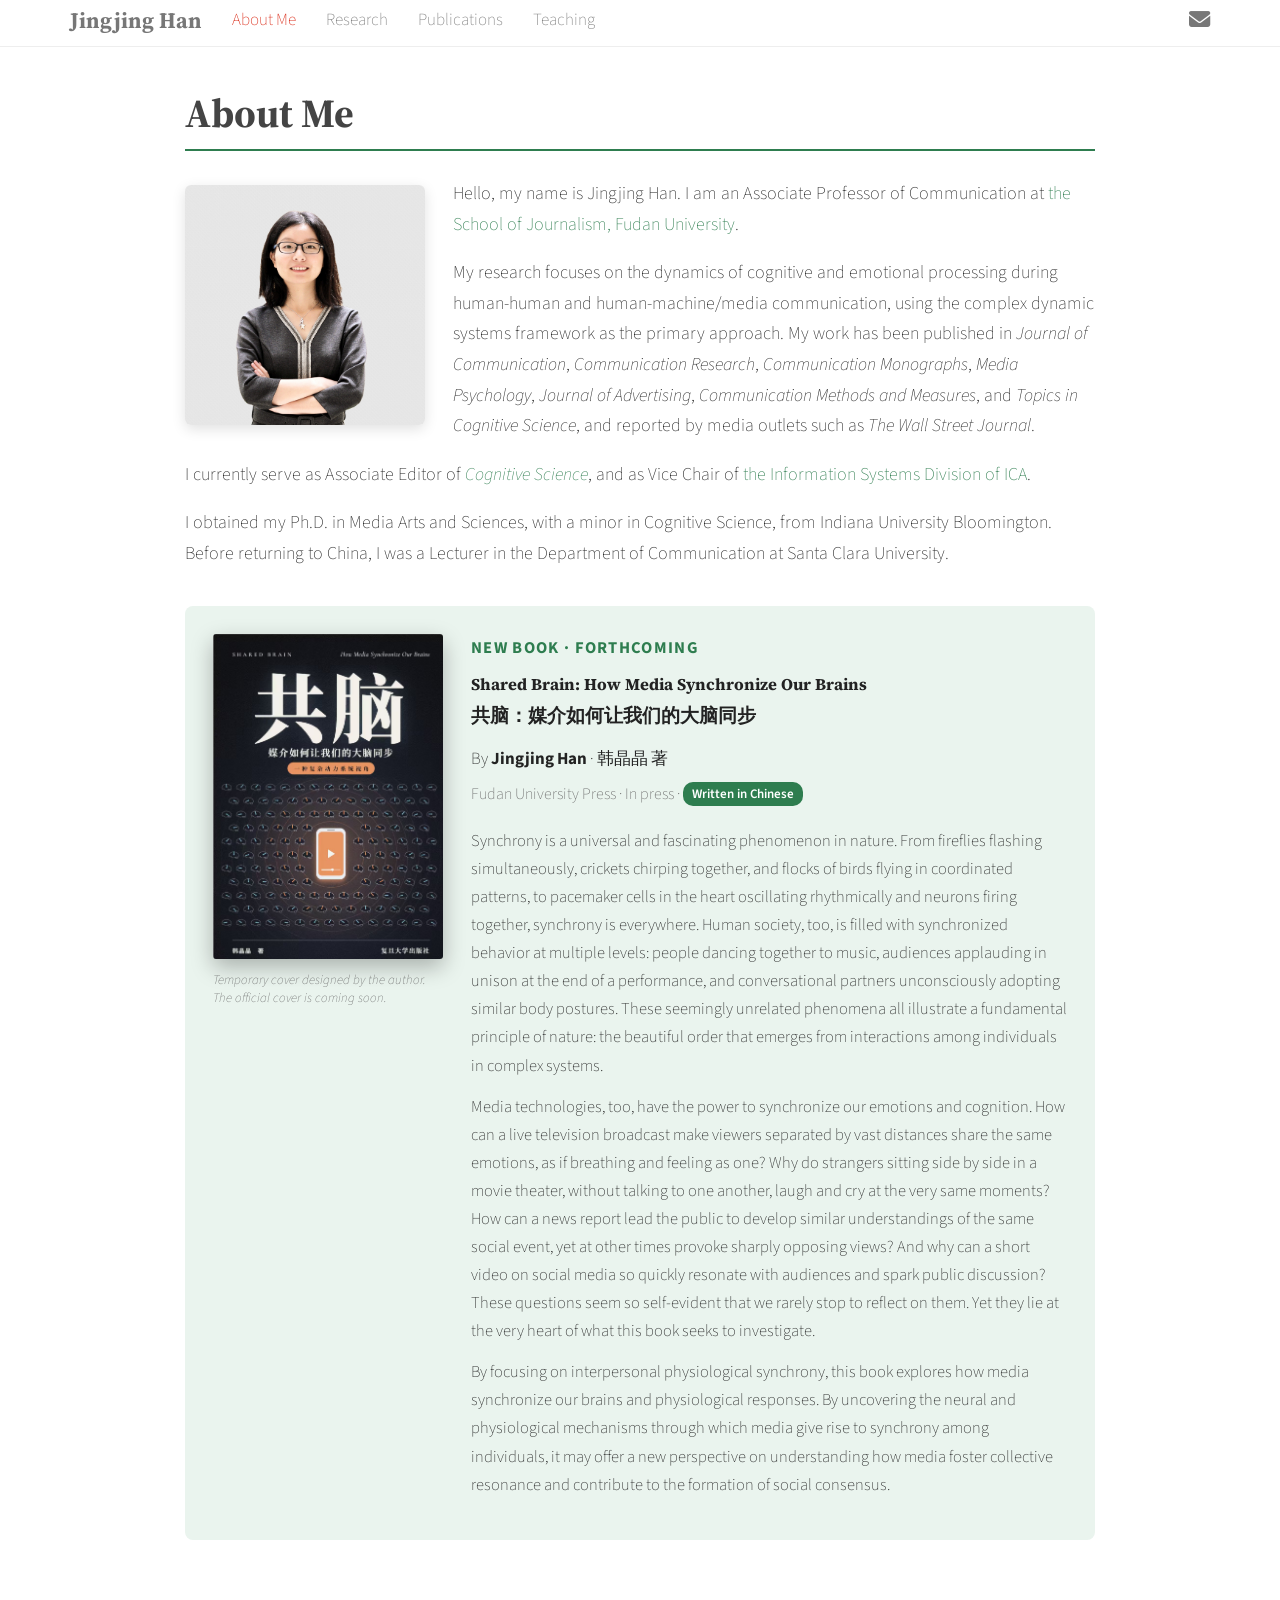
<file: index.html>
<!DOCTYPE html>

<html>

<head>

<meta charset="utf-8" />
<meta name="generator" content="pandoc" />
<meta http-equiv="X-UA-Compatible" content="IE=EDGE" />




<title>About Me</title>

<script src="site_libs/header-attrs-2.28/header-attrs.js"></script>
<script src="site_libs/jquery-3.6.0/jquery-3.6.0.min.js"></script>
<meta name="viewport" content="width=device-width, initial-scale=1" />
<link href="site_libs/bootstrap-3.3.5/css/simplex.min.css" rel="stylesheet" />
<script src="site_libs/bootstrap-3.3.5/js/bootstrap.min.js"></script>
<script src="site_libs/bootstrap-3.3.5/shim/html5shiv.min.js"></script>
<script src="site_libs/bootstrap-3.3.5/shim/respond.min.js"></script>
<style>h1 {font-size: 34px;}
       h1.title {font-size: 38px;}
       h2 {font-size: 30px;}
       h3 {font-size: 24px;}
       h4 {font-size: 18px;}
       h5 {font-size: 16px;}
       h6 {font-size: 12px;}
       code {color: inherit; background-color: rgba(0, 0, 0, 0.04);}
       pre:not([class]) { background-color: white }</style>
<script src="site_libs/navigation-1.1/tabsets.js"></script>
<link href="site_libs/highlightjs-9.12.0/default.css" rel="stylesheet" />
<script src="site_libs/highlightjs-9.12.0/highlight.js"></script>
<link href="site_libs/font-awesome-6.4.2/css/all.min.css" rel="stylesheet" />
<link href="site_libs/font-awesome-6.4.2/css/v4-shims.min.css" rel="stylesheet" />

<style type="text/css">
  code{white-space: pre-wrap;}
  span.smallcaps{font-variant: small-caps;}
  span.underline{text-decoration: underline;}
  div.column{display: inline-block; vertical-align: top; width: 50%;}
  div.hanging-indent{margin-left: 1.5em; text-indent: -1.5em;}
  ul.task-list{list-style: none;}
    </style>

<style type="text/css">code{white-space: pre;}</style>
<script type="text/javascript">
if (window.hljs) {
  hljs.configure({languages: []});
  hljs.initHighlightingOnLoad();
  if (document.readyState && document.readyState === "complete") {
    window.setTimeout(function() { hljs.initHighlighting(); }, 0);
  }
}
</script>






<link rel="stylesheet" href="style.css" type="text/css" />



<style type = "text/css">
.main-container {
  max-width: 940px;
  margin-left: auto;
  margin-right: auto;
}
img {
  max-width:100%;
}
.tabbed-pane {
  padding-top: 12px;
}
.html-widget {
  margin-bottom: 20px;
}
button.code-folding-btn:focus {
  outline: none;
}
summary {
  display: list-item;
}
details > summary > p:only-child {
  display: inline;
}
pre code {
  padding: 0;
}
</style>


<style type="text/css">
.dropdown-submenu {
  position: relative;
}
.dropdown-submenu>.dropdown-menu {
  top: 0;
  left: 100%;
  margin-top: -6px;
  margin-left: -1px;
  border-radius: 0 6px 6px 6px;
}
.dropdown-submenu:hover>.dropdown-menu {
  display: block;
}
.dropdown-submenu>a:after {
  display: block;
  content: " ";
  float: right;
  width: 0;
  height: 0;
  border-color: transparent;
  border-style: solid;
  border-width: 5px 0 5px 5px;
  border-left-color: #cccccc;
  margin-top: 5px;
  margin-right: -10px;
}
.dropdown-submenu:hover>a:after {
  border-left-color: #adb5bd;
}
.dropdown-submenu.pull-left {
  float: none;
}
.dropdown-submenu.pull-left>.dropdown-menu {
  left: -100%;
  margin-left: 10px;
  border-radius: 6px 0 6px 6px;
}
</style>

<script type="text/javascript">
// manage active state of menu based on current page
$(document).ready(function () {
  // active menu anchor
  href = window.location.pathname
  href = href.substr(href.lastIndexOf('/') + 1)
  if (href === "")
    href = "index.html";
  var menuAnchor = $('a[href="' + href + '"]');

  // mark the anchor link active (and if it's in a dropdown, also mark that active)
  var dropdown = menuAnchor.closest('li.dropdown');
  if (window.bootstrap) { // Bootstrap 4+
    menuAnchor.addClass('active');
    dropdown.find('> .dropdown-toggle').addClass('active');
  } else { // Bootstrap 3
    menuAnchor.parent().addClass('active');
    dropdown.addClass('active');
  }

  // Navbar adjustments
  var navHeight = $(".navbar").first().height() + 15;
  var style = document.createElement('style');
  var pt = "padding-top: " + navHeight + "px; ";
  var mt = "margin-top: -" + navHeight + "px; ";
  var css = "";
  // offset scroll position for anchor links (for fixed navbar)
  for (var i = 1; i <= 6; i++) {
    css += ".section h" + i + "{ " + pt + mt + "}\n";
  }
  style.innerHTML = "body {" + pt + "padding-bottom: 40px; }\n" + css;
  document.head.appendChild(style);
});
</script>

<!-- tabsets -->

<style type="text/css">
.tabset-dropdown > .nav-tabs {
  display: inline-table;
  max-height: 500px;
  min-height: 44px;
  overflow-y: auto;
  border: 1px solid #ddd;
  border-radius: 4px;
}

.tabset-dropdown > .nav-tabs > li.active:before, .tabset-dropdown > .nav-tabs.nav-tabs-open:before {
  content: "\e259";
  font-family: 'Glyphicons Halflings';
  display: inline-block;
  padding: 10px;
  border-right: 1px solid #ddd;
}

.tabset-dropdown > .nav-tabs.nav-tabs-open > li.active:before {
  content: "\e258";
  font-family: 'Glyphicons Halflings';
  border: none;
}

.tabset-dropdown > .nav-tabs > li.active {
  display: block;
}

.tabset-dropdown > .nav-tabs > li > a,
.tabset-dropdown > .nav-tabs > li > a:focus,
.tabset-dropdown > .nav-tabs > li > a:hover {
  border: none;
  display: inline-block;
  border-radius: 4px;
  background-color: transparent;
}

.tabset-dropdown > .nav-tabs.nav-tabs-open > li {
  display: block;
  float: none;
}

.tabset-dropdown > .nav-tabs > li {
  display: none;
}
</style>

<!-- code folding -->




</head>

<body>


<div class="container-fluid main-container">




<div class="navbar navbar-default  navbar-fixed-top" role="navigation">
  <div class="container">
    <div class="navbar-header">
      <button type="button" class="navbar-toggle collapsed" data-toggle="collapse" data-bs-toggle="collapse" data-target="#navbar" data-bs-target="#navbar">
        <span class="icon-bar"></span>
        <span class="icon-bar"></span>
        <span class="icon-bar"></span>
      </button>
      <a class="navbar-brand" href="index.html">Jingjing Han</a>
    </div>
    <div id="navbar" class="navbar-collapse collapse">
      <ul class="nav navbar-nav">
        <li>
  <a href="index.html">About Me</a>
</li>
<li>
  <a href="research.html">Research</a>
</li>
<li>
  <a href="publications.html">Publications</a>
</li>
<li>
  <a href="teaching.html">Teaching</a>
</li>
      </ul>
      <ul class="nav navbar-nav navbar-right">
        <li>
  <a href="mailto:hanjing@alumni.iu.edu">
    <span class="fa fa-envelope fa-lg"></span>
     
  </a>
</li>
      </ul>
    </div><!--/.nav-collapse -->
  </div><!--/.container -->
</div><!--/.navbar -->

<div id="header">



<h1 class="title toc-ignore">About Me</h1>

</div>


<p><img src="images/me2.jpg" class="profile" /></p>
<p>Hello, my name is Jingjing Han. I am an Associate Professor of
Communication at <a href="https://xwxy.fudan.edu.cn/NewsEn/">the School
of Journalism, Fudan University</a>.</p>
<p>My research focuses on the dynamics of cognitive and emotional
processing during human-human and human-machine/media communication,
using the complex dynamic systems framework as the primary approach. My
work has been published in <em>Journal of Communication</em>,
<em>Communication Research</em>, <em>Communication Monographs</em>,
<em>Media Psychology</em>, <em>Journal of Advertising</em>,
<em>Communication Methods and Measures</em>, and <em>Topics in Cognitive
Science</em>, and reported by media outlets such as <em>The Wall Street
Journal</em>.</p>
<p>I currently serve as Associate Editor of <a
href="https://onlinelibrary.wiley.com/journal/15516709/"><em>Cognitive
Science</em></a>, and as Vice Chair of <a
href="https://infosysica.org/">the Information Systems Division of
ICA</a>.</p>
<p>I obtained my Ph.D. in Media Arts and Sciences, with a minor in
Cognitive Science, from Indiana University Bloomington. Before returning
to China, I was a Lecturer in the Department of Communication at Santa
Clara University.</p>
<div class="book">
<div class="book-side">
<img class="book-cover-img" src="images/SharedBrain_cover_temp.jpg" alt="Temporary cover of Shared Brain (共脑): How Media Synchronize Our Brains">
<p class="book-cover-note">
Temporary cover designed by the author. The official cover is coming
soon.
</p>
</div>
<div class="book-info">
<p class="book-label">
New book · Forthcoming
</p>
<p class="book-title">
Shared Brain: How Media Synchronize Our Brains
</p>
<p class="book-title-zh">
共脑：媒介如何让我们的大脑同步
</p>
<p class="book-author">
By <strong>Jingjing Han</strong> · 韩晶晶 著
</p>
<p class="book-pub">
Fudan University Press · In press · <span class="book-lang">Written in
Chinese</span>
</p>
<p>
Synchrony is a universal and fascinating phenomenon in nature. From
fireflies flashing simultaneously, crickets chirping together, and
flocks of birds flying in coordinated patterns, to pacemaker cells in
the heart oscillating rhythmically and neurons firing together,
synchrony is everywhere. Human society, too, is filled with synchronized
behavior at multiple levels: people dancing together to music, audiences
applauding in unison at the end of a performance, and conversational
partners unconsciously adopting similar body postures. These seemingly
unrelated phenomena all illustrate a fundamental principle of nature:
the beautiful order that emerges from interactions among individuals in
complex systems.
</p>
<p>
Media technologies, too, have the power to synchronize our emotions and
cognition. How can a live television broadcast make viewers separated by
vast distances share the same emotions, as if breathing and feeling as
one? Why do strangers sitting side by side in a movie theater, without
talking to one another, laugh and cry at the very same moments? How can
a news report lead the public to develop similar understandings of the
same social event, yet at other times provoke sharply opposing views?
And why can a short video on social media so quickly resonate with
audiences and spark public discussion? These questions seem so
self-evident that we rarely stop to reflect on them. Yet they lie at the
very heart of what this book seeks to investigate.
</p>
<p>
By focusing on interpersonal physiological synchrony, this book explores
how media synchronize our brains and physiological responses. By
uncovering the neural and physiological mechanisms through which media
give rise to synchrony among individuals, it may offer a new perspective
on understanding how media foster collective resonance and contribute to
the formation of social consensus.
</p>
</div>
</div>

<script>
(function () {
  var EMAIL = 'hanjing@alumni.iu.edu';

  function showToast(msg) {
    var t = document.querySelector('.copy-toast');
    if (!t) {
      t = document.createElement('div');
      t.className = 'copy-toast';
      t.setAttribute('role', 'status');
      t.setAttribute('aria-live', 'polite');
      document.body.appendChild(t);
    }
    t.textContent = msg;
    t.classList.add('show');
    clearTimeout(t._timer);
    t._timer = setTimeout(function () { t.classList.remove('show'); }, 2200);
  }

  function fallbackCopy(text) {
    var ta = document.createElement('textarea');
    ta.value = text;
    ta.setAttribute('readonly', '');
    ta.style.position = 'fixed';
    ta.style.opacity = '0';
    document.body.appendChild(ta);
    ta.select();
    var ok = false;
    try { ok = document.execCommand('copy'); } catch (e) {}
    document.body.removeChild(ta);
    return ok;
  }

  function copyEmail(e) {
    e.preventDefault();
    var done = function () { showToast('Email copied: ' + EMAIL); };
    var failed = function () { showToast('Email: ' + EMAIL); };
    if (navigator.clipboard && window.isSecureContext) {
      navigator.clipboard.writeText(EMAIL).then(done, function () {
        fallbackCopy(EMAIL) ? done() : failed();
      });
    } else {
      fallbackCopy(EMAIL) ? done() : failed();
    }
  }

  document.addEventListener('DOMContentLoaded', function () {
    var links = document.querySelectorAll('.navbar a[href^="mailto:"]');
    for (var i = 0; i < links.length; i++) {
      links[i].setAttribute('title', 'Copy email address (' + EMAIL + ')');
      links[i].setAttribute('aria-label', 'Copy email address');
      links[i].addEventListener('click', copyEmail);
    }
  });
})();
</script>



</div>

<script>

// add bootstrap table styles to pandoc tables
function bootstrapStylePandocTables() {
  $('tr.odd').parent('tbody').parent('table').addClass('table table-condensed');
}
$(document).ready(function () {
  bootstrapStylePandocTables();
});


</script>

<!-- tabsets -->

<script>
$(document).ready(function () {
  window.buildTabsets("TOC");
});

$(document).ready(function () {
  $('.tabset-dropdown > .nav-tabs > li').click(function () {
    $(this).parent().toggleClass('nav-tabs-open');
  });
});
</script>

<!-- code folding -->


<!-- dynamically load mathjax for compatibility with self-contained -->
<script>
  (function () {
    var script = document.createElement("script");
    script.type = "text/javascript";
    script.src  = "https://mathjax.rstudio.com/latest/MathJax.js?config=TeX-AMS-MML_HTMLorMML";
    document.getElementsByTagName("head")[0].appendChild(script);
  })();
</script>

</body>
</html>
</file>
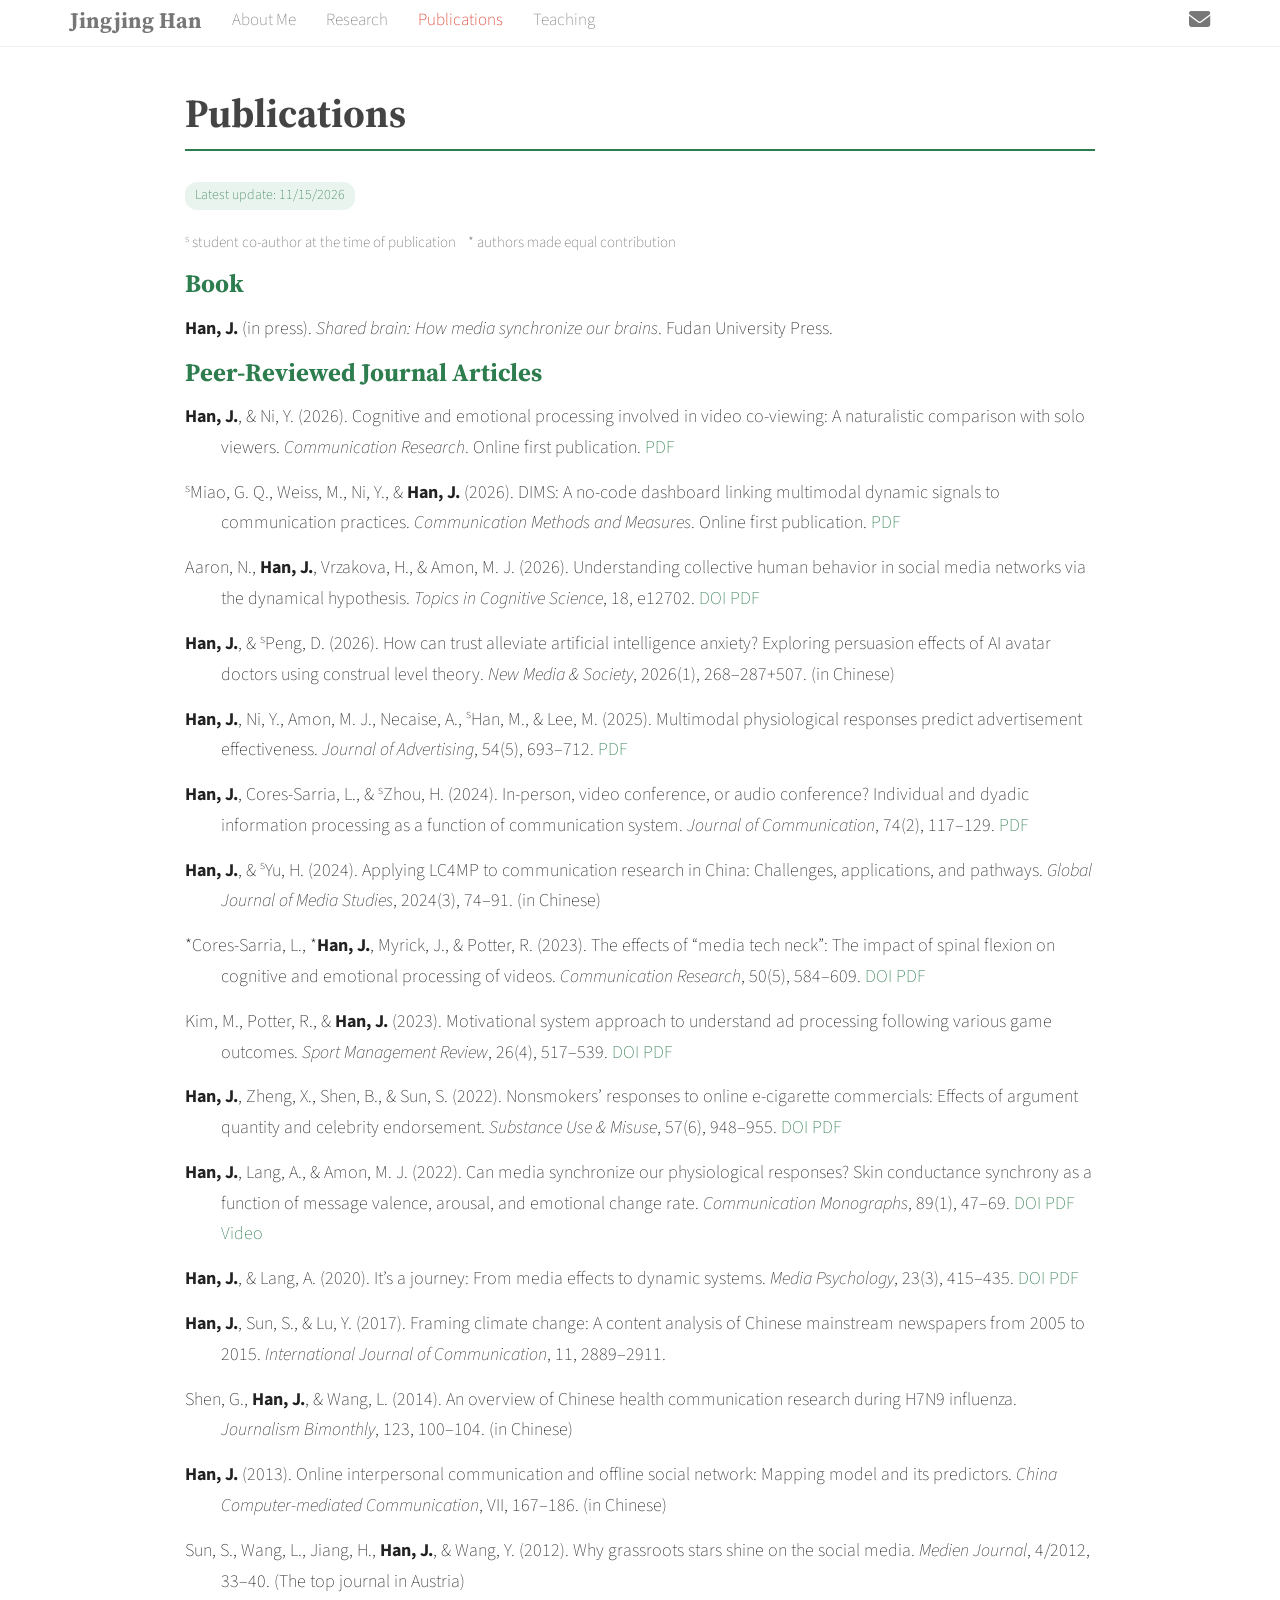
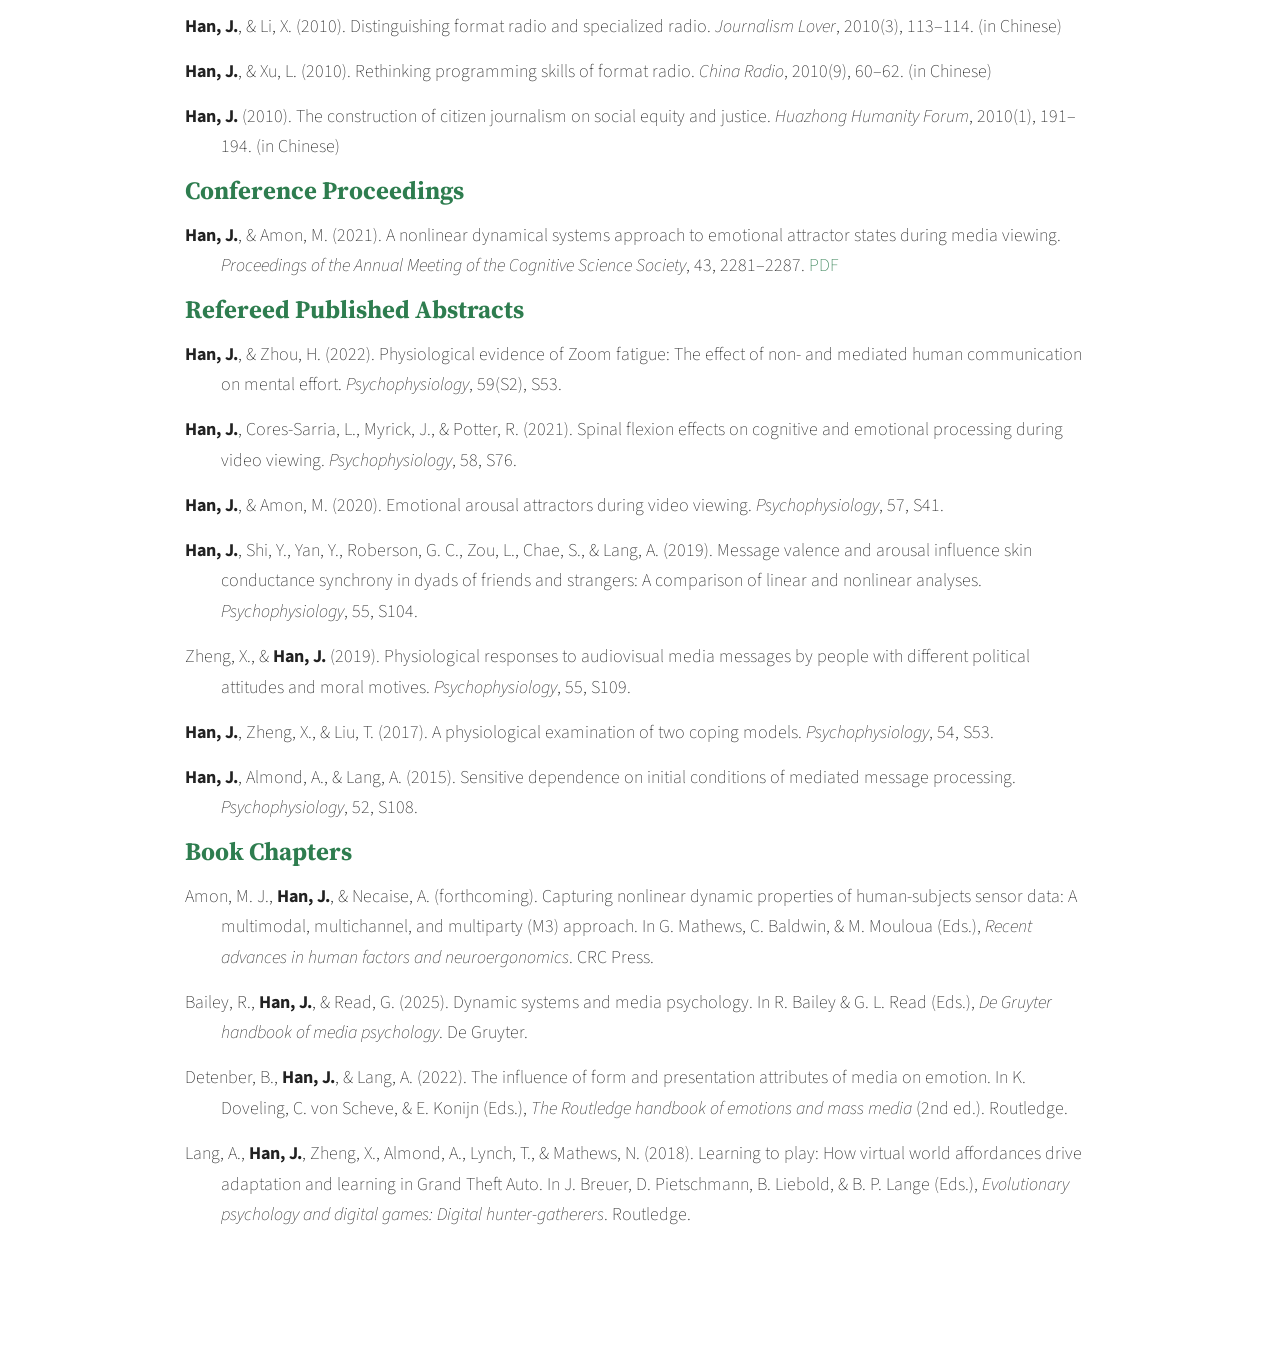
<file: publications.html>
<!DOCTYPE html>

<html>

<head>

<meta charset="utf-8" />
<meta name="generator" content="pandoc" />
<meta http-equiv="X-UA-Compatible" content="IE=EDGE" />




<title>Publications</title>

<script src="site_libs/header-attrs-2.28/header-attrs.js"></script>
<script src="site_libs/jquery-3.6.0/jquery-3.6.0.min.js"></script>
<meta name="viewport" content="width=device-width, initial-scale=1" />
<link href="site_libs/bootstrap-3.3.5/css/simplex.min.css" rel="stylesheet" />
<script src="site_libs/bootstrap-3.3.5/js/bootstrap.min.js"></script>
<script src="site_libs/bootstrap-3.3.5/shim/html5shiv.min.js"></script>
<script src="site_libs/bootstrap-3.3.5/shim/respond.min.js"></script>
<style>h1 {font-size: 34px;}
       h1.title {font-size: 38px;}
       h2 {font-size: 30px;}
       h3 {font-size: 24px;}
       h4 {font-size: 18px;}
       h5 {font-size: 16px;}
       h6 {font-size: 12px;}
       code {color: inherit; background-color: rgba(0, 0, 0, 0.04);}
       pre:not([class]) { background-color: white }</style>
<script src="site_libs/navigation-1.1/tabsets.js"></script>
<link href="site_libs/highlightjs-9.12.0/default.css" rel="stylesheet" />
<script src="site_libs/highlightjs-9.12.0/highlight.js"></script>
<link href="site_libs/font-awesome-6.4.2/css/all.min.css" rel="stylesheet" />
<link href="site_libs/font-awesome-6.4.2/css/v4-shims.min.css" rel="stylesheet" />

<style type="text/css">
  code{white-space: pre-wrap;}
  span.smallcaps{font-variant: small-caps;}
  span.underline{text-decoration: underline;}
  div.column{display: inline-block; vertical-align: top; width: 50%;}
  div.hanging-indent{margin-left: 1.5em; text-indent: -1.5em;}
  ul.task-list{list-style: none;}
    </style>

<style type="text/css">code{white-space: pre;}</style>
<script type="text/javascript">
if (window.hljs) {
  hljs.configure({languages: []});
  hljs.initHighlightingOnLoad();
  if (document.readyState && document.readyState === "complete") {
    window.setTimeout(function() { hljs.initHighlighting(); }, 0);
  }
}
</script>






<link rel="stylesheet" href="style.css" type="text/css" />



<style type = "text/css">
.main-container {
  max-width: 940px;
  margin-left: auto;
  margin-right: auto;
}
img {
  max-width:100%;
}
.tabbed-pane {
  padding-top: 12px;
}
.html-widget {
  margin-bottom: 20px;
}
button.code-folding-btn:focus {
  outline: none;
}
summary {
  display: list-item;
}
details > summary > p:only-child {
  display: inline;
}
pre code {
  padding: 0;
}
</style>


<style type="text/css">
.dropdown-submenu {
  position: relative;
}
.dropdown-submenu>.dropdown-menu {
  top: 0;
  left: 100%;
  margin-top: -6px;
  margin-left: -1px;
  border-radius: 0 6px 6px 6px;
}
.dropdown-submenu:hover>.dropdown-menu {
  display: block;
}
.dropdown-submenu>a:after {
  display: block;
  content: " ";
  float: right;
  width: 0;
  height: 0;
  border-color: transparent;
  border-style: solid;
  border-width: 5px 0 5px 5px;
  border-left-color: #cccccc;
  margin-top: 5px;
  margin-right: -10px;
}
.dropdown-submenu:hover>a:after {
  border-left-color: #adb5bd;
}
.dropdown-submenu.pull-left {
  float: none;
}
.dropdown-submenu.pull-left>.dropdown-menu {
  left: -100%;
  margin-left: 10px;
  border-radius: 6px 0 6px 6px;
}
</style>

<script type="text/javascript">
// manage active state of menu based on current page
$(document).ready(function () {
  // active menu anchor
  href = window.location.pathname
  href = href.substr(href.lastIndexOf('/') + 1)
  if (href === "")
    href = "index.html";
  var menuAnchor = $('a[href="' + href + '"]');

  // mark the anchor link active (and if it's in a dropdown, also mark that active)
  var dropdown = menuAnchor.closest('li.dropdown');
  if (window.bootstrap) { // Bootstrap 4+
    menuAnchor.addClass('active');
    dropdown.find('> .dropdown-toggle').addClass('active');
  } else { // Bootstrap 3
    menuAnchor.parent().addClass('active');
    dropdown.addClass('active');
  }

  // Navbar adjustments
  var navHeight = $(".navbar").first().height() + 15;
  var style = document.createElement('style');
  var pt = "padding-top: " + navHeight + "px; ";
  var mt = "margin-top: -" + navHeight + "px; ";
  var css = "";
  // offset scroll position for anchor links (for fixed navbar)
  for (var i = 1; i <= 6; i++) {
    css += ".section h" + i + "{ " + pt + mt + "}\n";
  }
  style.innerHTML = "body {" + pt + "padding-bottom: 40px; }\n" + css;
  document.head.appendChild(style);
});
</script>

<!-- tabsets -->

<style type="text/css">
.tabset-dropdown > .nav-tabs {
  display: inline-table;
  max-height: 500px;
  min-height: 44px;
  overflow-y: auto;
  border: 1px solid #ddd;
  border-radius: 4px;
}

.tabset-dropdown > .nav-tabs > li.active:before, .tabset-dropdown > .nav-tabs.nav-tabs-open:before {
  content: "\e259";
  font-family: 'Glyphicons Halflings';
  display: inline-block;
  padding: 10px;
  border-right: 1px solid #ddd;
}

.tabset-dropdown > .nav-tabs.nav-tabs-open > li.active:before {
  content: "\e258";
  font-family: 'Glyphicons Halflings';
  border: none;
}

.tabset-dropdown > .nav-tabs > li.active {
  display: block;
}

.tabset-dropdown > .nav-tabs > li > a,
.tabset-dropdown > .nav-tabs > li > a:focus,
.tabset-dropdown > .nav-tabs > li > a:hover {
  border: none;
  display: inline-block;
  border-radius: 4px;
  background-color: transparent;
}

.tabset-dropdown > .nav-tabs.nav-tabs-open > li {
  display: block;
  float: none;
}

.tabset-dropdown > .nav-tabs > li {
  display: none;
}
</style>

<!-- code folding -->




</head>

<body>


<div class="container-fluid main-container">




<div class="navbar navbar-default  navbar-fixed-top" role="navigation">
  <div class="container">
    <div class="navbar-header">
      <button type="button" class="navbar-toggle collapsed" data-toggle="collapse" data-bs-toggle="collapse" data-target="#navbar" data-bs-target="#navbar">
        <span class="icon-bar"></span>
        <span class="icon-bar"></span>
        <span class="icon-bar"></span>
      </button>
      <a class="navbar-brand" href="index.html">Jingjing Han</a>
    </div>
    <div id="navbar" class="navbar-collapse collapse">
      <ul class="nav navbar-nav">
        <li>
  <a href="index.html">About Me</a>
</li>
<li>
  <a href="research.html">Research</a>
</li>
<li>
  <a href="publications.html">Publications</a>
</li>
<li>
  <a href="teaching.html">Teaching</a>
</li>
      </ul>
      <ul class="nav navbar-nav navbar-right">
        <li>
  <a href="mailto:hanjing@alumni.iu.edu">
    <span class="fa fa-envelope fa-lg"></span>
     
  </a>
</li>
      </ul>
    </div><!--/.nav-collapse -->
  </div><!--/.container -->
</div><!--/.navbar -->

<div id="header">



<h1 class="title toc-ignore">Publications</h1>

</div>


<p class="updated">
Latest update: 11/15/2026
</p>
<p class="note">
<sup>s</sup> student co-author at the time of publication    * authors
made equal contribution
</p>
<div id="book" class="section level3">
<h3>Book</h3>
<div class="pubs">
<p><strong>Han, J.</strong> (in press). <em>Shared brain: How media
synchronize our brains</em>. Fudan University Press.</p>
</div>
</div>
<div id="peer-reviewed-journal-articles" class="section level3">
<h3>Peer-Reviewed Journal Articles</h3>
<div class="pubs">
<p><strong>Han, J.</strong>, &amp; Ni, Y. (2026). Cognitive and
emotional processing involved in video co-viewing: A naturalistic
comparison with solo viewers. <em>Communication Research</em>. Online
first publication. <a
href="publications/HanNi_CR_Coviewing.pdf">PDF</a></p>
<p><sup>s</sup>Miao, G. Q., Weiss, M., Ni, Y., &amp; <strong>Han,
J.</strong> (2026). DIMS: A no-code dashboard linking multimodal dynamic
signals to communication practices. <em>Communication Methods and
Measures</em>. Online first publication. <a
href="publications/Miao_etal_2026_DIMS_CMM.pdf">PDF</a></p>
<p>Aaron, N., <strong>Han, J.</strong>, Vrzakova, H., &amp; Amon, M. J.
(2026). Understanding collective human behavior in social media networks
via the dynamical hypothesis. <em>Topics in Cognitive Science</em>, 18,
e12702. <a href="https://doi.org/10.1111/tops.12702">DOI</a> <a
href="publications/NecaiseHan2023.pdf">PDF</a></p>
<p><strong>Han, J.</strong>, &amp; <sup>s</sup>Peng, D. (2026). How can
trust alleviate artificial intelligence anxiety? Exploring persuasion
effects of AI avatar doctors using construal level theory. <em>New Media
&amp; Society</em>, 2026(1), 268–287+507. (in Chinese)</p>
<p><strong>Han, J.</strong>, Ni, Y., Amon, M. J., Necaise, A.,
<sup>s</sup>Han, M., &amp; Lee, M. (2025). Multimodal physiological
responses predict advertisement effectiveness. <em>Journal of
Advertising</em>, 54(5), 693–712. <a
href="publications/Han_etal_2025_JA.pdf">PDF</a></p>
<p><strong>Han, J.</strong>, Cores-Sarria, L., &amp; <sup>s</sup>Zhou,
H. (2024). In-person, video conference, or audio conference? Individual
and dyadic information processing as a function of communication system.
<em>Journal of Communication</em>, 74(2), 117–129. <a
href="publications/HanJOC2023.pdf">PDF</a></p>
<p><strong>Han, J.</strong>, &amp; <sup>s</sup>Yu, H. (2024). Applying
LC4MP to communication research in China: Challenges, applications, and
pathways. <em>Global Journal of Media Studies</em>, 2024(3), 74–91. (in
Chinese)</p>
<p>*Cores-Sarria, L., *<strong>Han, J.</strong>, Myrick, J., &amp;
Potter, R. (2023). The effects of “media tech neck”: The impact of
spinal flexion on cognitive and emotional processing of videos.
<em>Communication Research</em>, 50(5), 584–609. <a
href="https://doi.org/10.1177/00936502221150319">DOI</a> <a
href="publications/CR2023.pdf">PDF</a></p>
<p>Kim, M., Potter, R., &amp; <strong>Han, J.</strong> (2023).
Motivational system approach to understand ad processing following
various game outcomes. <em>Sport Management Review</em>, 26(4), 517–539.
<a href="https://doi.org/10.1080/14413523.2022.2137969">DOI</a> <a
href="publications/LeePotterHan2022.pdf">PDF</a></p>
<p><strong>Han, J.</strong>, Zheng, X., Shen, B., &amp; Sun, S. (2022).
Nonsmokers’ responses to online e-cigarette commercials: Effects of
argument quantity and celebrity endorsement. <em>Substance Use &amp;
Misuse</em>, 57(6), 948–955. <a
href="https://doi.org/10.1080/10826084.2022.2052101">DOI</a> <a
href="publications/HanZhengShenSun_2022.pdf">PDF</a></p>
<p><strong>Han, J.</strong>, Lang, A., &amp; Amon, M. J. (2022). Can
media synchronize our physiological responses? Skin conductance
synchrony as a function of message valence, arousal, and emotional
change rate. <em>Communication Monographs</em>, 89(1), 47–69. <a
href="https://doi.org/10.1080/03637751.2021.1942105">DOI</a> <a
href="publications/HanLangAmon_CommMonographs_2022.pdf">PDF</a> <a
href="https://youtu.be/zjg6qYk91ps">Video</a></p>
<p><strong>Han, J.</strong>, &amp; Lang, A. (2020). It’s a journey: From
media effects to dynamic systems. <em>Media Psychology</em>, 23(3),
415–435. <a href="https://doi.org/10.1080/15213269.2019.1604236">DOI</a>
<a href="publications/HanLang2019.pdf">PDF</a></p>
<p><strong>Han, J.</strong>, Sun, S., &amp; Lu, Y. (2017). Framing
climate change: A content analysis of Chinese mainstream newspapers from
2005 to 2015. <em>International Journal of Communication</em>, 11,
2889–2911.</p>
<p>Shen, G., <strong>Han, J.</strong>, &amp; Wang, L. (2014). An
overview of Chinese health communication research during H7N9 influenza.
<em>Journalism Bimonthly</em>, 123, 100–104. (in Chinese)</p>
<p><strong>Han, J.</strong> (2013). Online interpersonal communication
and offline social network: Mapping model and its predictors. <em>China
Computer-mediated Communication</em>, VII, 167–186. (in Chinese)</p>
<p>Sun, S., Wang, L., Jiang, H., <strong>Han, J.</strong>, &amp; Wang,
Y. (2012). Why grassroots stars shine on the social media. <em>Medien
Journal</em>, 4/2012, 33–40. (The top journal in Austria)</p>
<p><strong>Han, J.</strong>, &amp; Li, X. (2010). Distinguishing format
radio and specialized radio. <em>Journalism Lover</em>, 2010(3),
113–114. (in Chinese)</p>
<p><strong>Han, J.</strong>, &amp; Xu, L. (2010). Rethinking programming
skills of format radio. <em>China Radio</em>, 2010(9), 60–62. (in
Chinese)</p>
<p><strong>Han, J.</strong> (2010). The construction of citizen
journalism on social equity and justice. <em>Huazhong Humanity
Forum</em>, 2010(1), 191–194. (in Chinese)</p>
</div>
</div>
<div id="conference-proceedings" class="section level3">
<h3>Conference Proceedings</h3>
<div class="pubs">
<p><strong>Han, J.</strong>, &amp; Amon, M. (2021). A nonlinear
dynamical systems approach to emotional attractor states during media
viewing. <em>Proceedings of the Annual Meeting of the Cognitive Science
Society</em>, 43, 2281–2287. <a
href="publications/HanAmon_CogSciProceeding21.pdf">PDF</a></p>
</div>
</div>
<div id="refereed-published-abstracts" class="section level3">
<h3>Refereed Published Abstracts</h3>
<div class="pubs">
<p><strong>Han, J.</strong>, &amp; Zhou, H. (2022). Physiological
evidence of Zoom fatigue: The effect of non- and mediated human
communication on mental effort. <em>Psychophysiology</em>, 59(S2),
S53.</p>
<p><strong>Han, J.</strong>, Cores-Sarria, L., Myrick, J., &amp; Potter,
R. (2021). Spinal flexion effects on cognitive and emotional processing
during video viewing. <em>Psychophysiology</em>, 58, S76.</p>
<p><strong>Han, J.</strong>, &amp; Amon, M. (2020). Emotional arousal
attractors during video viewing. <em>Psychophysiology</em>, 57, S41.</p>
<p><strong>Han, J.</strong>, Shi, Y., Yan, Y., Roberson, G. C., Zou, L.,
Chae, S., &amp; Lang, A. (2019). Message valence and arousal influence
skin conductance synchrony in dyads of friends and strangers: A
comparison of linear and nonlinear analyses. <em>Psychophysiology</em>,
55, S104.</p>
<p>Zheng, X., &amp; <strong>Han, J.</strong> (2019). Physiological
responses to audiovisual media messages by people with different
political attitudes and moral motives. <em>Psychophysiology</em>, 55,
S109.</p>
<p><strong>Han, J.</strong>, Zheng, X., &amp; Liu, T. (2017). A
physiological examination of two coping models.
<em>Psychophysiology</em>, 54, S53.</p>
<p><strong>Han, J.</strong>, Almond, A., &amp; Lang, A. (2015).
Sensitive dependence on initial conditions of mediated message
processing. <em>Psychophysiology</em>, 52, S108.</p>
</div>
</div>
<div id="book-chapters" class="section level3">
<h3>Book Chapters</h3>
<div class="pubs">
<p>Amon, M. J., <strong>Han, J.</strong>, &amp; Necaise, A.
(forthcoming). Capturing nonlinear dynamic properties of human-subjects
sensor data: A multimodal, multichannel, and multiparty (M3) approach.
In G. Mathews, C. Baldwin, &amp; M. Mouloua (Eds.), <em>Recent advances
in human factors and neuroergonomics</em>. CRC Press.</p>
<p>Bailey, R., <strong>Han, J.</strong>, &amp; Read, G. (2025). Dynamic
systems and media psychology. In R. Bailey &amp; G. L. Read (Eds.),
<em>De Gruyter handbook of media psychology</em>. De Gruyter.</p>
<p>Detenber, B., <strong>Han, J.</strong>, &amp; Lang, A. (2022). The
influence of form and presentation attributes of media on emotion. In K.
Doveling, C. von Scheve, &amp; E. Konijn (Eds.), <em>The Routledge
handbook of emotions and mass media</em> (2nd ed.). Routledge.</p>
<p>Lang, A., <strong>Han, J.</strong>, Zheng, X., Almond, A., Lynch, T.,
&amp; Mathews, N. (2018). Learning to play: How virtual world
affordances drive adaptation and learning in Grand Theft Auto. In J.
Breuer, D. Pietschmann, B. Liebold, &amp; B. P. Lange (Eds.),
<em>Evolutionary psychology and digital games: Digital
hunter-gatherers</em>. Routledge.</p>
</div>
</div>

<script>
(function () {
  var EMAIL = 'hanjing@alumni.iu.edu';

  function showToast(msg) {
    var t = document.querySelector('.copy-toast');
    if (!t) {
      t = document.createElement('div');
      t.className = 'copy-toast';
      t.setAttribute('role', 'status');
      t.setAttribute('aria-live', 'polite');
      document.body.appendChild(t);
    }
    t.textContent = msg;
    t.classList.add('show');
    clearTimeout(t._timer);
    t._timer = setTimeout(function () { t.classList.remove('show'); }, 2200);
  }

  function fallbackCopy(text) {
    var ta = document.createElement('textarea');
    ta.value = text;
    ta.setAttribute('readonly', '');
    ta.style.position = 'fixed';
    ta.style.opacity = '0';
    document.body.appendChild(ta);
    ta.select();
    var ok = false;
    try { ok = document.execCommand('copy'); } catch (e) {}
    document.body.removeChild(ta);
    return ok;
  }

  function copyEmail(e) {
    e.preventDefault();
    var done = function () { showToast('Email copied: ' + EMAIL); };
    var failed = function () { showToast('Email: ' + EMAIL); };
    if (navigator.clipboard && window.isSecureContext) {
      navigator.clipboard.writeText(EMAIL).then(done, function () {
        fallbackCopy(EMAIL) ? done() : failed();
      });
    } else {
      fallbackCopy(EMAIL) ? done() : failed();
    }
  }

  document.addEventListener('DOMContentLoaded', function () {
    var links = document.querySelectorAll('.navbar a[href^="mailto:"]');
    for (var i = 0; i < links.length; i++) {
      links[i].setAttribute('title', 'Copy email address (' + EMAIL + ')');
      links[i].setAttribute('aria-label', 'Copy email address');
      links[i].addEventListener('click', copyEmail);
    }
  });
})();
</script>



</div>

<script>

// add bootstrap table styles to pandoc tables
function bootstrapStylePandocTables() {
  $('tr.odd').parent('tbody').parent('table').addClass('table table-condensed');
}
$(document).ready(function () {
  bootstrapStylePandocTables();
});


</script>

<!-- tabsets -->

<script>
$(document).ready(function () {
  window.buildTabsets("TOC");
});

$(document).ready(function () {
  $('.tabset-dropdown > .nav-tabs > li').click(function () {
    $(this).parent().toggleClass('nav-tabs-open');
  });
});
</script>

<!-- code folding -->


<!-- dynamically load mathjax for compatibility with self-contained -->
<script>
  (function () {
    var script = document.createElement("script");
    script.type = "text/javascript";
    script.src  = "https://mathjax.rstudio.com/latest/MathJax.js?config=TeX-AMS-MML_HTMLorMML";
    document.getElementsByTagName("head")[0].appendChild(script);
  })();
</script>

</body>
</html>
</file>
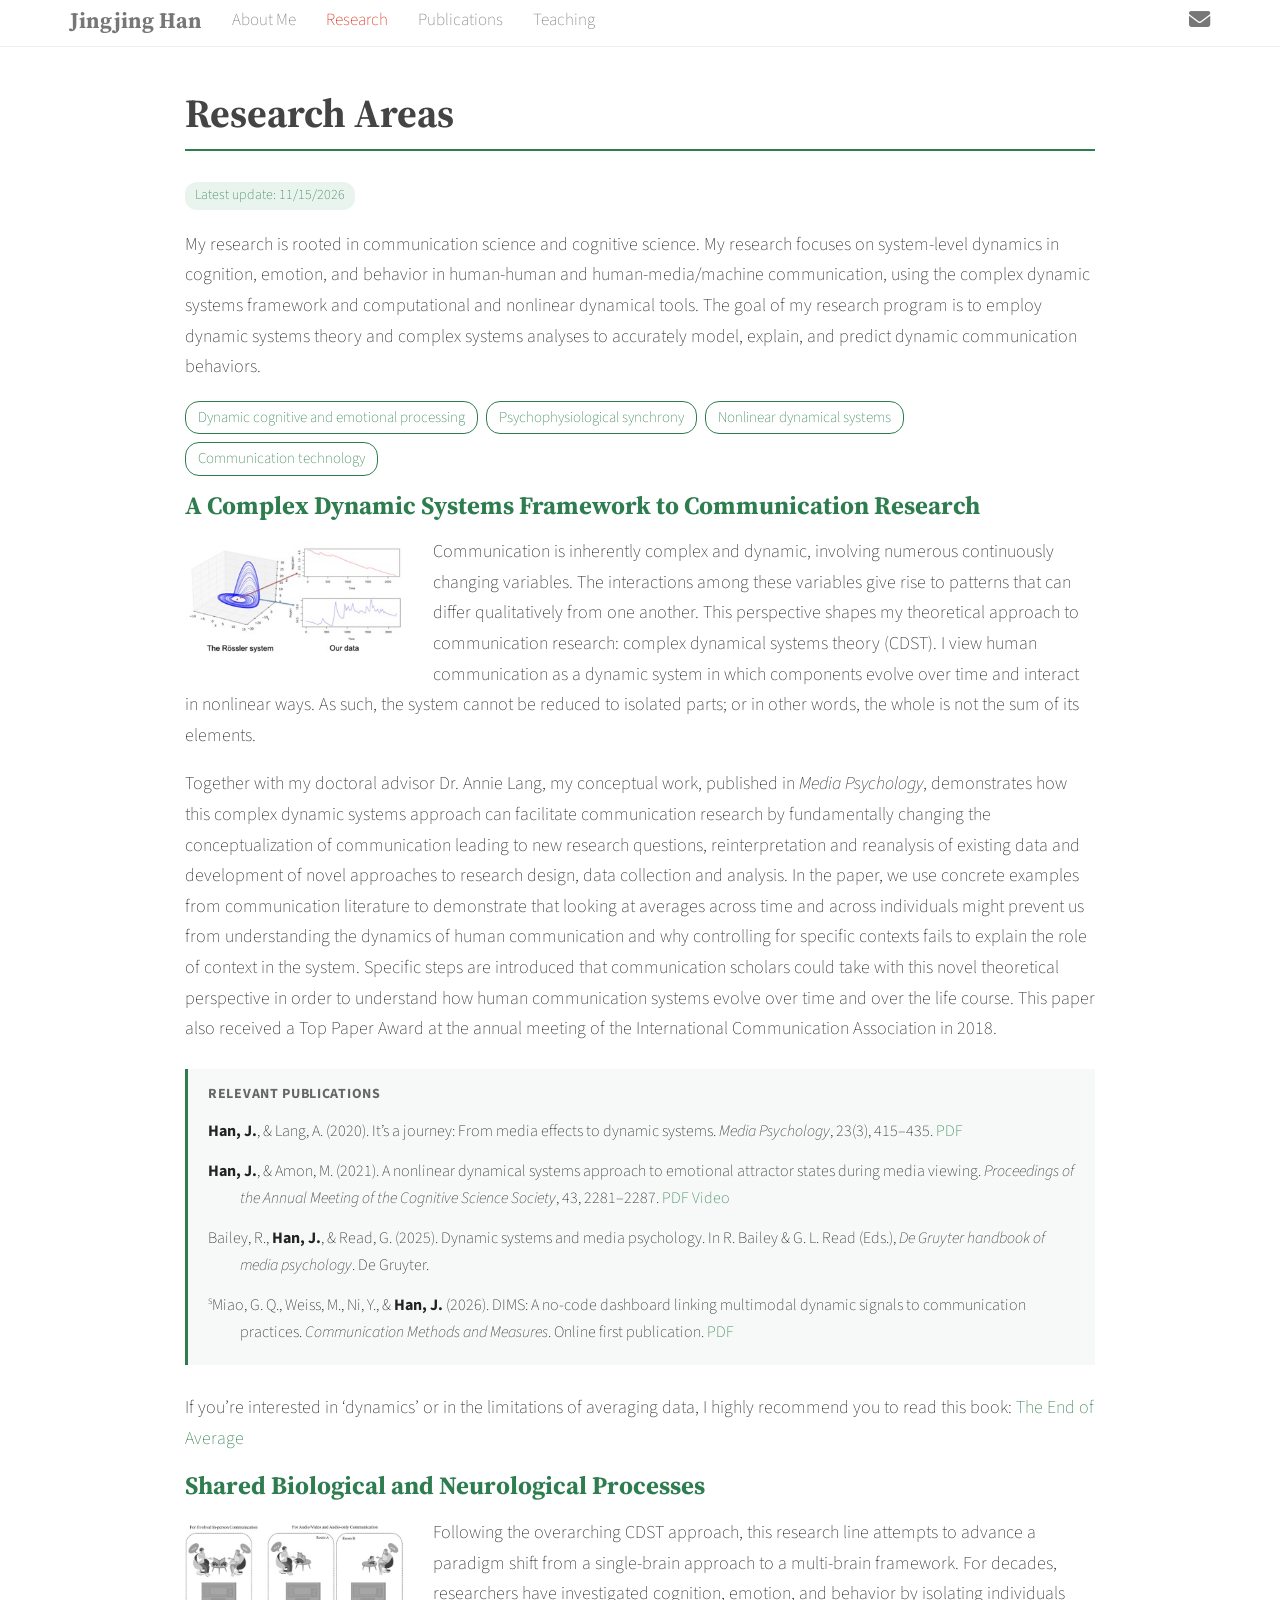
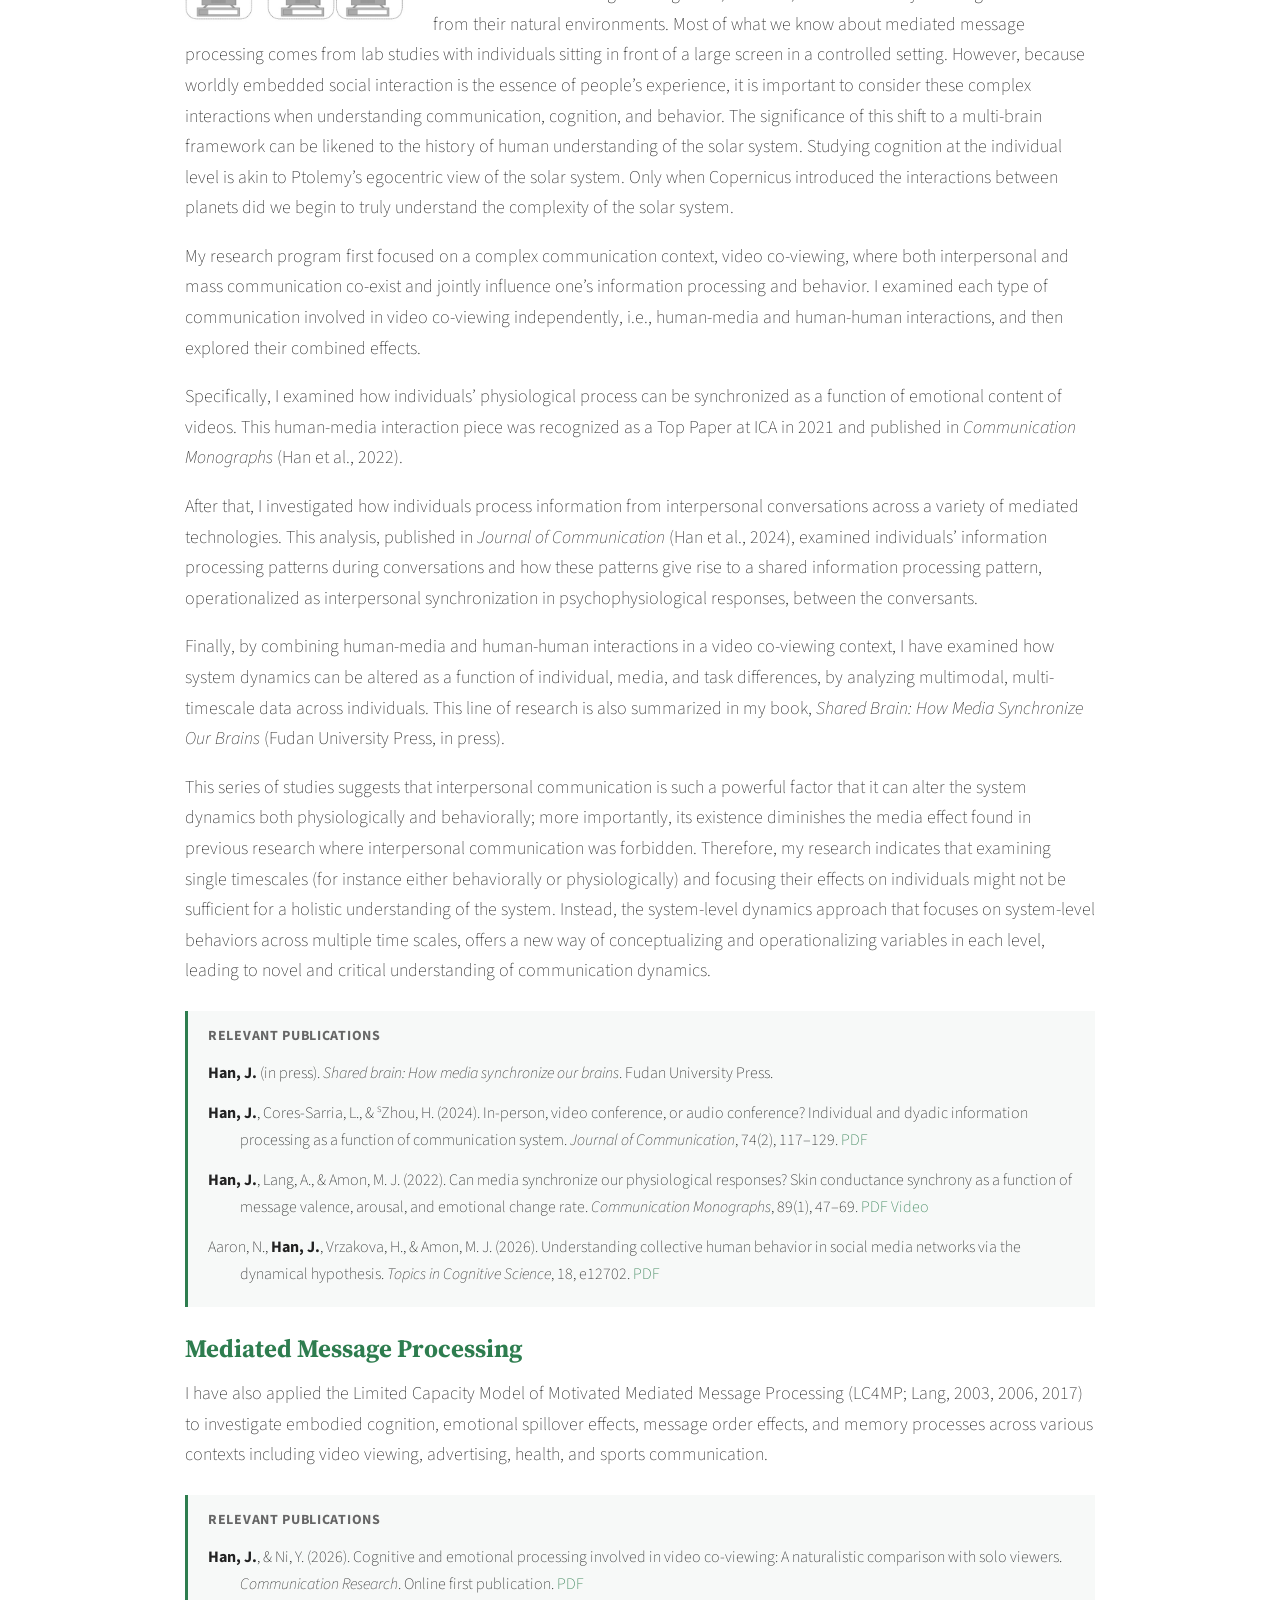
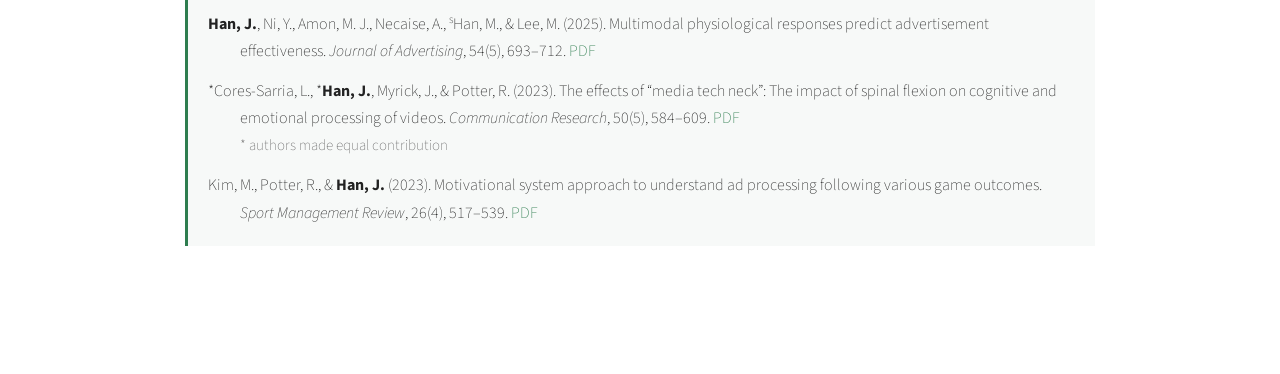
<file: research.html>
<!DOCTYPE html>

<html>

<head>

<meta charset="utf-8" />
<meta name="generator" content="pandoc" />
<meta http-equiv="X-UA-Compatible" content="IE=EDGE" />




<title>Research Areas</title>

<script src="site_libs/header-attrs-2.28/header-attrs.js"></script>
<script src="site_libs/jquery-3.6.0/jquery-3.6.0.min.js"></script>
<meta name="viewport" content="width=device-width, initial-scale=1" />
<link href="site_libs/bootstrap-3.3.5/css/simplex.min.css" rel="stylesheet" />
<script src="site_libs/bootstrap-3.3.5/js/bootstrap.min.js"></script>
<script src="site_libs/bootstrap-3.3.5/shim/html5shiv.min.js"></script>
<script src="site_libs/bootstrap-3.3.5/shim/respond.min.js"></script>
<style>h1 {font-size: 34px;}
       h1.title {font-size: 38px;}
       h2 {font-size: 30px;}
       h3 {font-size: 24px;}
       h4 {font-size: 18px;}
       h5 {font-size: 16px;}
       h6 {font-size: 12px;}
       code {color: inherit; background-color: rgba(0, 0, 0, 0.04);}
       pre:not([class]) { background-color: white }</style>
<script src="site_libs/navigation-1.1/tabsets.js"></script>
<link href="site_libs/highlightjs-9.12.0/default.css" rel="stylesheet" />
<script src="site_libs/highlightjs-9.12.0/highlight.js"></script>
<link href="site_libs/pagedtable-1.1/css/pagedtable.css" rel="stylesheet" />
<script src="site_libs/pagedtable-1.1/js/pagedtable.js"></script>
<link href="site_libs/font-awesome-6.4.2/css/all.min.css" rel="stylesheet" />
<link href="site_libs/font-awesome-6.4.2/css/v4-shims.min.css" rel="stylesheet" />

<style type="text/css">
  code{white-space: pre-wrap;}
  span.smallcaps{font-variant: small-caps;}
  span.underline{text-decoration: underline;}
  div.column{display: inline-block; vertical-align: top; width: 50%;}
  div.hanging-indent{margin-left: 1.5em; text-indent: -1.5em;}
  ul.task-list{list-style: none;}
    </style>

<style type="text/css">code{white-space: pre;}</style>
<script type="text/javascript">
if (window.hljs) {
  hljs.configure({languages: []});
  hljs.initHighlightingOnLoad();
  if (document.readyState && document.readyState === "complete") {
    window.setTimeout(function() { hljs.initHighlighting(); }, 0);
  }
}
</script>






<link rel="stylesheet" href="style.css" type="text/css" />



<style type = "text/css">
.main-container {
  max-width: 940px;
  margin-left: auto;
  margin-right: auto;
}
img {
  max-width:100%;
}
.tabbed-pane {
  padding-top: 12px;
}
.html-widget {
  margin-bottom: 20px;
}
button.code-folding-btn:focus {
  outline: none;
}
summary {
  display: list-item;
}
details > summary > p:only-child {
  display: inline;
}
pre code {
  padding: 0;
}
</style>


<style type="text/css">
.dropdown-submenu {
  position: relative;
}
.dropdown-submenu>.dropdown-menu {
  top: 0;
  left: 100%;
  margin-top: -6px;
  margin-left: -1px;
  border-radius: 0 6px 6px 6px;
}
.dropdown-submenu:hover>.dropdown-menu {
  display: block;
}
.dropdown-submenu>a:after {
  display: block;
  content: " ";
  float: right;
  width: 0;
  height: 0;
  border-color: transparent;
  border-style: solid;
  border-width: 5px 0 5px 5px;
  border-left-color: #cccccc;
  margin-top: 5px;
  margin-right: -10px;
}
.dropdown-submenu:hover>a:after {
  border-left-color: #adb5bd;
}
.dropdown-submenu.pull-left {
  float: none;
}
.dropdown-submenu.pull-left>.dropdown-menu {
  left: -100%;
  margin-left: 10px;
  border-radius: 6px 0 6px 6px;
}
</style>

<script type="text/javascript">
// manage active state of menu based on current page
$(document).ready(function () {
  // active menu anchor
  href = window.location.pathname
  href = href.substr(href.lastIndexOf('/') + 1)
  if (href === "")
    href = "index.html";
  var menuAnchor = $('a[href="' + href + '"]');

  // mark the anchor link active (and if it's in a dropdown, also mark that active)
  var dropdown = menuAnchor.closest('li.dropdown');
  if (window.bootstrap) { // Bootstrap 4+
    menuAnchor.addClass('active');
    dropdown.find('> .dropdown-toggle').addClass('active');
  } else { // Bootstrap 3
    menuAnchor.parent().addClass('active');
    dropdown.addClass('active');
  }

  // Navbar adjustments
  var navHeight = $(".navbar").first().height() + 15;
  var style = document.createElement('style');
  var pt = "padding-top: " + navHeight + "px; ";
  var mt = "margin-top: -" + navHeight + "px; ";
  var css = "";
  // offset scroll position for anchor links (for fixed navbar)
  for (var i = 1; i <= 6; i++) {
    css += ".section h" + i + "{ " + pt + mt + "}\n";
  }
  style.innerHTML = "body {" + pt + "padding-bottom: 40px; }\n" + css;
  document.head.appendChild(style);
});
</script>

<!-- tabsets -->

<style type="text/css">
.tabset-dropdown > .nav-tabs {
  display: inline-table;
  max-height: 500px;
  min-height: 44px;
  overflow-y: auto;
  border: 1px solid #ddd;
  border-radius: 4px;
}

.tabset-dropdown > .nav-tabs > li.active:before, .tabset-dropdown > .nav-tabs.nav-tabs-open:before {
  content: "\e259";
  font-family: 'Glyphicons Halflings';
  display: inline-block;
  padding: 10px;
  border-right: 1px solid #ddd;
}

.tabset-dropdown > .nav-tabs.nav-tabs-open > li.active:before {
  content: "\e258";
  font-family: 'Glyphicons Halflings';
  border: none;
}

.tabset-dropdown > .nav-tabs > li.active {
  display: block;
}

.tabset-dropdown > .nav-tabs > li > a,
.tabset-dropdown > .nav-tabs > li > a:focus,
.tabset-dropdown > .nav-tabs > li > a:hover {
  border: none;
  display: inline-block;
  border-radius: 4px;
  background-color: transparent;
}

.tabset-dropdown > .nav-tabs.nav-tabs-open > li {
  display: block;
  float: none;
}

.tabset-dropdown > .nav-tabs > li {
  display: none;
}
</style>

<!-- code folding -->




</head>

<body>


<div class="container-fluid main-container">




<div class="navbar navbar-default  navbar-fixed-top" role="navigation">
  <div class="container">
    <div class="navbar-header">
      <button type="button" class="navbar-toggle collapsed" data-toggle="collapse" data-bs-toggle="collapse" data-target="#navbar" data-bs-target="#navbar">
        <span class="icon-bar"></span>
        <span class="icon-bar"></span>
        <span class="icon-bar"></span>
      </button>
      <a class="navbar-brand" href="index.html">Jingjing Han</a>
    </div>
    <div id="navbar" class="navbar-collapse collapse">
      <ul class="nav navbar-nav">
        <li>
  <a href="index.html">About Me</a>
</li>
<li>
  <a href="research.html">Research</a>
</li>
<li>
  <a href="publications.html">Publications</a>
</li>
<li>
  <a href="teaching.html">Teaching</a>
</li>
      </ul>
      <ul class="nav navbar-nav navbar-right">
        <li>
  <a href="mailto:hanjing@alumni.iu.edu">
    <span class="fa fa-envelope fa-lg"></span>
     
  </a>
</li>
      </ul>
    </div><!--/.nav-collapse -->
  </div><!--/.container -->
</div><!--/.navbar -->

<div id="header">



<h1 class="title toc-ignore">Research Areas</h1>

</div>


<p class="updated">
Latest update: 11/15/2026
</p>
<p>My research is rooted in communication science and cognitive science.
My research focuses on system-level dynamics in cognition, emotion, and
behavior in human-human and human-media/machine communication, using the
complex dynamic systems framework and computational and nonlinear
dynamical tools. The goal of my research program is to employ dynamic
systems theory and complex systems analyses to accurately model,
explain, and predict dynamic communication behaviors.</p>
<p class="keywords">
<span>Dynamic cognitive and emotional
processing</span><span>Psychophysiological
synchrony</span><span>Nonlinear dynamical
systems</span><span>Communication technology</span>
</p>
<div id="a-complex-dynamic-systems-framework-to-communication-research"
class="section level3">
<h3>A Complex Dynamic Systems Framework to Communication Research</h3>
<p><img src="images/RosslerSystem.jpg" /></p>
<p>Communication is inherently complex and dynamic, involving numerous
continuously changing variables. The interactions among these variables
give rise to patterns that can differ qualitatively from one another.
This perspective shapes my theoretical approach to communication
research: complex dynamical systems theory (CDST). I view human
communication as a dynamic system in which components evolve over time
and interact in nonlinear ways. As such, the system cannot be reduced to
isolated parts; or in other words, the whole is not the sum of its
elements.</p>
<p>Together with my doctoral advisor Dr. Annie Lang, my conceptual work,
published in <em>Media Psychology</em>, demonstrates how this complex
dynamic systems approach can facilitate communication research by
fundamentally changing the conceptualization of communication leading to
new research questions, reinterpretation and reanalysis of existing data
and development of novel approaches to research design, data collection
and analysis. In the paper, we use concrete examples from communication
literature to demonstrate that looking at averages across time and
across individuals might prevent us from understanding the dynamics of
human communication and why controlling for specific contexts fails to
explain the role of context in the system. Specific steps are introduced
that communication scholars could take with this novel theoretical
perspective in order to understand how human communication systems
evolve over time and over the life course. This paper also received a
Top Paper Award at the annual meeting of the International Communication
Association in 2018.</p>
<div class="relevant">
<p><strong>Relevant publications</strong></p>
<p><strong>Han, J.</strong>, &amp; Lang, A. (2020). It’s a journey: From
media effects to dynamic systems. <em>Media Psychology</em>, 23(3),
415–435. <a href="publications/HanLang2019.pdf">PDF</a></p>
<p><strong>Han, J.</strong>, &amp; Amon, M. (2021). A nonlinear
dynamical systems approach to emotional attractor states during media
viewing. <em>Proceedings of the Annual Meeting of the Cognitive Science
Society</em>, 43, 2281–2287. <a
href="publications/HanAmon_CogSciProceeding21.pdf">PDF</a> <a
href="https://youtu.be/sJt5OfNs8Lk">Video</a></p>
<p>Bailey, R., <strong>Han, J.</strong>, &amp; Read, G. (2025). Dynamic
systems and media psychology. In R. Bailey &amp; G. L. Read (Eds.),
<em>De Gruyter handbook of media psychology</em>. De Gruyter.</p>
<p><sup>s</sup>Miao, G. Q., Weiss, M., Ni, Y., &amp; <strong>Han,
J.</strong> (2026). DIMS: A no-code dashboard linking multimodal dynamic
signals to communication practices. <em>Communication Methods and
Measures</em>. Online first publication. <a
href="publications/Miao_etal_2026_DIMS_CMM.pdf">PDF</a></p>
</div>
<p>If you’re interested in ‘dynamics’ or in the limitations of averaging
data, I highly recommend you to read this book: <a
href="https://www.amazon.com/End-Average-Succeed-Values-Sameness/dp/0062358367">The
End of Average</a></p>
</div>
<div id="shared-biological-and-neurological-processes"
class="section level3">
<h3>Shared Biological and Neurological Processes</h3>
<p><img src="images/Coviewing.jpg" /></p>
<p>Following the overarching CDST approach, this research line attempts
to advance a paradigm shift from a single-brain approach to a
multi-brain framework. For decades, researchers have investigated
cognition, emotion, and behavior by isolating individuals from their
natural environments. Most of what we know about mediated message
processing comes from lab studies with individuals sitting in front of a
large screen in a controlled setting. However, because worldly embedded
social interaction is the essence of people’s experience, it is
important to consider these complex interactions when understanding
communication, cognition, and behavior. The significance of this shift
to a multi-brain framework can be likened to the history of human
understanding of the solar system. Studying cognition at the individual
level is akin to Ptolemy’s egocentric view of the solar system. Only
when Copernicus introduced the interactions between planets did we begin
to truly understand the complexity of the solar system.</p>
<p>My research program first focused on a complex communication context,
video co-viewing, where both interpersonal and mass communication
co-exist and jointly influence one’s information processing and
behavior. I examined each type of communication involved in video
co-viewing independently, i.e., human-media and human-human
interactions, and then explored their combined effects.</p>
<p>Specifically, I examined how individuals’ physiological process can
be synchronized as a function of emotional content of videos. This
human-media interaction piece was recognized as a Top Paper at ICA in
2021 and published in <em>Communication Monographs</em> (Han et al.,
2022).</p>
<p>After that, I investigated how individuals process information from
interpersonal conversations across a variety of mediated technologies.
This analysis, published in <em>Journal of Communication</em> (Han et
al., 2024), examined individuals’ information processing patterns during
conversations and how these patterns give rise to a shared information
processing pattern, operationalized as interpersonal synchronization in
psychophysiological responses, between the conversants.</p>
<p>Finally, by combining human-media and human-human interactions in a
video co-viewing context, I have examined how system dynamics can be
altered as a function of individual, media, and task differences, by
analyzing multimodal, multi-timescale data across individuals. This line
of research is also summarized in my book, <em>Shared Brain: How Media
Synchronize Our Brains</em> (Fudan University Press, in press).</p>
<p>This series of studies suggests that interpersonal communication is
such a powerful factor that it can alter the system dynamics both
physiologically and behaviorally; more importantly, its existence
diminishes the media effect found in previous research where
interpersonal communication was forbidden. Therefore, my research
indicates that examining single timescales (for instance either
behaviorally or physiologically) and focusing their effects on
individuals might not be sufficient for a holistic understanding of the
system. Instead, the system-level dynamics approach that focuses on
system-level behaviors across multiple time scales, offers a new way of
conceptualizing and operationalizing variables in each level, leading to
novel and critical understanding of communication dynamics.</p>
<div class="relevant">
<p><strong>Relevant publications</strong></p>
<p><strong>Han, J.</strong> (in press). <em>Shared brain: How media
synchronize our brains</em>. Fudan University Press.</p>
<p><strong>Han, J.</strong>, Cores-Sarria, L., &amp; <sup>s</sup>Zhou,
H. (2024). In-person, video conference, or audio conference? Individual
and dyadic information processing as a function of communication system.
<em>Journal of Communication</em>, 74(2), 117–129. <a
href="publications/HanJOC2023.pdf">PDF</a></p>
<p><strong>Han, J.</strong>, Lang, A., &amp; Amon, M. J. (2022). Can
media synchronize our physiological responses? Skin conductance
synchrony as a function of message valence, arousal, and emotional
change rate. <em>Communication Monographs</em>, 89(1), 47–69. <a
href="publications/HanLangAmon_CommMonographs_2022.pdf">PDF</a> <a
href="https://youtu.be/zjg6qYk91ps">Video</a></p>
<p>Aaron, N., <strong>Han, J.</strong>, Vrzakova, H., &amp; Amon, M. J.
(2026). Understanding collective human behavior in social media networks
via the dynamical hypothesis. <em>Topics in Cognitive Science</em>, 18,
e12702. <a href="publications/NecaiseHan2023.pdf">PDF</a></p>
</div>
</div>
<div id="mediated-message-processing" class="section level3">
<h3>Mediated Message Processing</h3>
<p>I have also applied the Limited Capacity Model of Motivated Mediated
Message Processing (LC4MP; Lang, 2003, 2006, 2017) to investigate
embodied cognition, emotional spillover effects, message order effects,
and memory processes across various contexts including video viewing,
advertising, health, and sports communication.</p>
<div class="relevant">
<p><strong>Relevant publications</strong></p>
<p><strong>Han, J.</strong>, &amp; Ni, Y. (2026). Cognitive and
emotional processing involved in video co-viewing: A naturalistic
comparison with solo viewers. <em>Communication Research</em>. Online
first publication. <a
href="publications/HanNi_CR_Coviewing.pdf">PDF</a></p>
<p><strong>Han, J.</strong>, Ni, Y., Amon, M. J., Necaise, A.,
<sup>s</sup>Han, M., &amp; Lee, M. (2025). Multimodal physiological
responses predict advertisement effectiveness. <em>Journal of
Advertising</em>, 54(5), 693–712. <a
href="publications/Han_etal_2025_JA.pdf">PDF</a></p>
<p>*Cores-Sarria, L., *<strong>Han, J.</strong>, Myrick, J., &amp;
Potter, R. (2023). The effects of “media tech neck”: The impact of
spinal flexion on cognitive and emotional processing of videos.
<em>Communication Research</em>, 50(5), 584–609. <a
href="publications/CR2023.pdf">PDF</a><br> <span class="note">* authors
made equal contribution</span></p>
<p>Kim, M., Potter, R., &amp; <strong>Han, J.</strong> (2023).
Motivational system approach to understand ad processing following
various game outcomes. <em>Sport Management Review</em>, 26(4), 517–539.
<a href="publications/LeePotterHan2022.pdf">PDF</a></p>
</div>
</div>

<script>
(function () {
  var EMAIL = 'hanjing@alumni.iu.edu';

  function showToast(msg) {
    var t = document.querySelector('.copy-toast');
    if (!t) {
      t = document.createElement('div');
      t.className = 'copy-toast';
      t.setAttribute('role', 'status');
      t.setAttribute('aria-live', 'polite');
      document.body.appendChild(t);
    }
    t.textContent = msg;
    t.classList.add('show');
    clearTimeout(t._timer);
    t._timer = setTimeout(function () { t.classList.remove('show'); }, 2200);
  }

  function fallbackCopy(text) {
    var ta = document.createElement('textarea');
    ta.value = text;
    ta.setAttribute('readonly', '');
    ta.style.position = 'fixed';
    ta.style.opacity = '0';
    document.body.appendChild(ta);
    ta.select();
    var ok = false;
    try { ok = document.execCommand('copy'); } catch (e) {}
    document.body.removeChild(ta);
    return ok;
  }

  function copyEmail(e) {
    e.preventDefault();
    var done = function () { showToast('Email copied: ' + EMAIL); };
    var failed = function () { showToast('Email: ' + EMAIL); };
    if (navigator.clipboard && window.isSecureContext) {
      navigator.clipboard.writeText(EMAIL).then(done, function () {
        fallbackCopy(EMAIL) ? done() : failed();
      });
    } else {
      fallbackCopy(EMAIL) ? done() : failed();
    }
  }

  document.addEventListener('DOMContentLoaded', function () {
    var links = document.querySelectorAll('.navbar a[href^="mailto:"]');
    for (var i = 0; i < links.length; i++) {
      links[i].setAttribute('title', 'Copy email address (' + EMAIL + ')');
      links[i].setAttribute('aria-label', 'Copy email address');
      links[i].addEventListener('click', copyEmail);
    }
  });
})();
</script>



</div>

<script>

// add bootstrap table styles to pandoc tables
function bootstrapStylePandocTables() {
  $('tr.odd').parent('tbody').parent('table').addClass('table table-condensed');
}
$(document).ready(function () {
  bootstrapStylePandocTables();
});


</script>

<!-- tabsets -->

<script>
$(document).ready(function () {
  window.buildTabsets("TOC");
});

$(document).ready(function () {
  $('.tabset-dropdown > .nav-tabs > li').click(function () {
    $(this).parent().toggleClass('nav-tabs-open');
  });
});
</script>

<!-- code folding -->


<!-- dynamically load mathjax for compatibility with self-contained -->
<script>
  (function () {
    var script = document.createElement("script");
    script.type = "text/javascript";
    script.src  = "https://mathjax.rstudio.com/latest/MathJax.js?config=TeX-AMS-MML_HTMLorMML";
    document.getElementsByTagName("head")[0].appendChild(script);
  })();
</script>

</body>
</html>
</file>
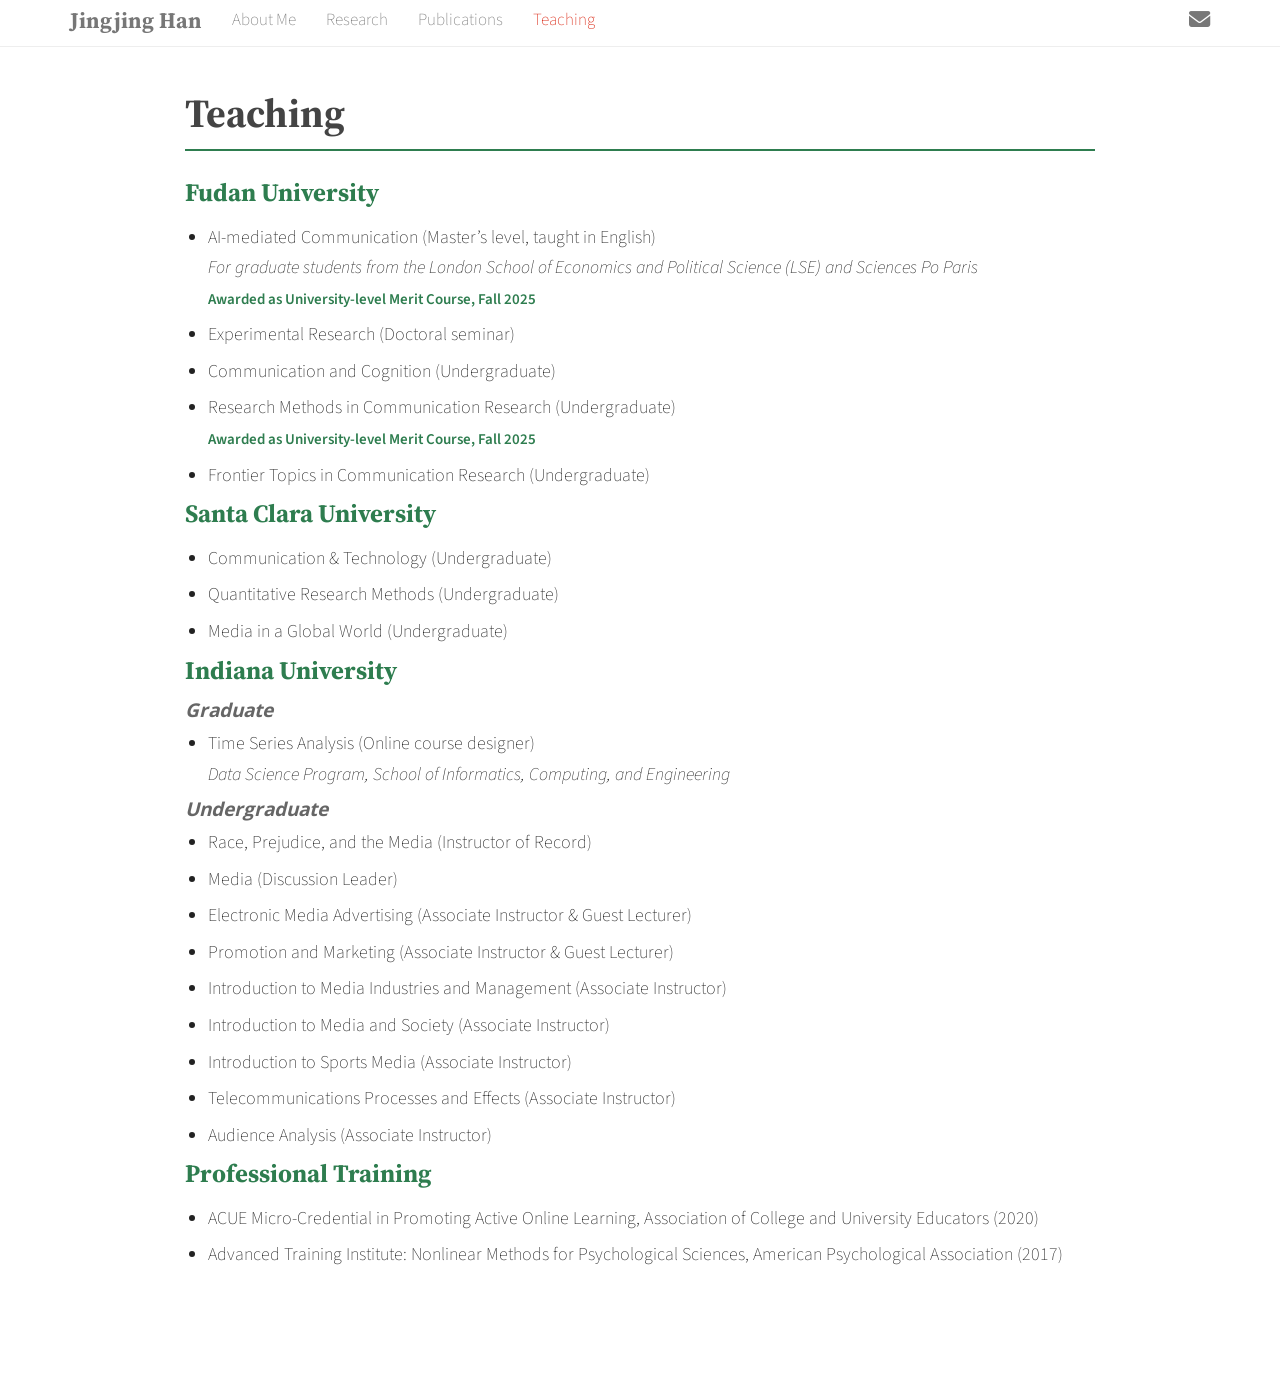
<file: teaching.html>
<!DOCTYPE html>

<html>

<head>

<meta charset="utf-8" />
<meta name="generator" content="pandoc" />
<meta http-equiv="X-UA-Compatible" content="IE=EDGE" />




<title>Teaching</title>

<script src="site_libs/header-attrs-2.28/header-attrs.js"></script>
<script src="site_libs/jquery-3.6.0/jquery-3.6.0.min.js"></script>
<meta name="viewport" content="width=device-width, initial-scale=1" />
<link href="site_libs/bootstrap-3.3.5/css/simplex.min.css" rel="stylesheet" />
<script src="site_libs/bootstrap-3.3.5/js/bootstrap.min.js"></script>
<script src="site_libs/bootstrap-3.3.5/shim/html5shiv.min.js"></script>
<script src="site_libs/bootstrap-3.3.5/shim/respond.min.js"></script>
<style>h1 {font-size: 34px;}
       h1.title {font-size: 38px;}
       h2 {font-size: 30px;}
       h3 {font-size: 24px;}
       h4 {font-size: 18px;}
       h5 {font-size: 16px;}
       h6 {font-size: 12px;}
       code {color: inherit; background-color: rgba(0, 0, 0, 0.04);}
       pre:not([class]) { background-color: white }</style>
<script src="site_libs/navigation-1.1/tabsets.js"></script>
<link href="site_libs/highlightjs-9.12.0/default.css" rel="stylesheet" />
<script src="site_libs/highlightjs-9.12.0/highlight.js"></script>
<link href="site_libs/pagedtable-1.1/css/pagedtable.css" rel="stylesheet" />
<script src="site_libs/pagedtable-1.1/js/pagedtable.js"></script>
<link href="site_libs/font-awesome-6.4.2/css/all.min.css" rel="stylesheet" />
<link href="site_libs/font-awesome-6.4.2/css/v4-shims.min.css" rel="stylesheet" />

<style type="text/css">
  code{white-space: pre-wrap;}
  span.smallcaps{font-variant: small-caps;}
  span.underline{text-decoration: underline;}
  div.column{display: inline-block; vertical-align: top; width: 50%;}
  div.hanging-indent{margin-left: 1.5em; text-indent: -1.5em;}
  ul.task-list{list-style: none;}
    </style>

<style type="text/css">code{white-space: pre;}</style>
<script type="text/javascript">
if (window.hljs) {
  hljs.configure({languages: []});
  hljs.initHighlightingOnLoad();
  if (document.readyState && document.readyState === "complete") {
    window.setTimeout(function() { hljs.initHighlighting(); }, 0);
  }
}
</script>






<link rel="stylesheet" href="style.css" type="text/css" />



<style type = "text/css">
.main-container {
  max-width: 940px;
  margin-left: auto;
  margin-right: auto;
}
img {
  max-width:100%;
}
.tabbed-pane {
  padding-top: 12px;
}
.html-widget {
  margin-bottom: 20px;
}
button.code-folding-btn:focus {
  outline: none;
}
summary {
  display: list-item;
}
details > summary > p:only-child {
  display: inline;
}
pre code {
  padding: 0;
}
</style>


<style type="text/css">
.dropdown-submenu {
  position: relative;
}
.dropdown-submenu>.dropdown-menu {
  top: 0;
  left: 100%;
  margin-top: -6px;
  margin-left: -1px;
  border-radius: 0 6px 6px 6px;
}
.dropdown-submenu:hover>.dropdown-menu {
  display: block;
}
.dropdown-submenu>a:after {
  display: block;
  content: " ";
  float: right;
  width: 0;
  height: 0;
  border-color: transparent;
  border-style: solid;
  border-width: 5px 0 5px 5px;
  border-left-color: #cccccc;
  margin-top: 5px;
  margin-right: -10px;
}
.dropdown-submenu:hover>a:after {
  border-left-color: #adb5bd;
}
.dropdown-submenu.pull-left {
  float: none;
}
.dropdown-submenu.pull-left>.dropdown-menu {
  left: -100%;
  margin-left: 10px;
  border-radius: 6px 0 6px 6px;
}
</style>

<script type="text/javascript">
// manage active state of menu based on current page
$(document).ready(function () {
  // active menu anchor
  href = window.location.pathname
  href = href.substr(href.lastIndexOf('/') + 1)
  if (href === "")
    href = "index.html";
  var menuAnchor = $('a[href="' + href + '"]');

  // mark the anchor link active (and if it's in a dropdown, also mark that active)
  var dropdown = menuAnchor.closest('li.dropdown');
  if (window.bootstrap) { // Bootstrap 4+
    menuAnchor.addClass('active');
    dropdown.find('> .dropdown-toggle').addClass('active');
  } else { // Bootstrap 3
    menuAnchor.parent().addClass('active');
    dropdown.addClass('active');
  }

  // Navbar adjustments
  var navHeight = $(".navbar").first().height() + 15;
  var style = document.createElement('style');
  var pt = "padding-top: " + navHeight + "px; ";
  var mt = "margin-top: -" + navHeight + "px; ";
  var css = "";
  // offset scroll position for anchor links (for fixed navbar)
  for (var i = 1; i <= 6; i++) {
    css += ".section h" + i + "{ " + pt + mt + "}\n";
  }
  style.innerHTML = "body {" + pt + "padding-bottom: 40px; }\n" + css;
  document.head.appendChild(style);
});
</script>

<!-- tabsets -->

<style type="text/css">
.tabset-dropdown > .nav-tabs {
  display: inline-table;
  max-height: 500px;
  min-height: 44px;
  overflow-y: auto;
  border: 1px solid #ddd;
  border-radius: 4px;
}

.tabset-dropdown > .nav-tabs > li.active:before, .tabset-dropdown > .nav-tabs.nav-tabs-open:before {
  content: "\e259";
  font-family: 'Glyphicons Halflings';
  display: inline-block;
  padding: 10px;
  border-right: 1px solid #ddd;
}

.tabset-dropdown > .nav-tabs.nav-tabs-open > li.active:before {
  content: "\e258";
  font-family: 'Glyphicons Halflings';
  border: none;
}

.tabset-dropdown > .nav-tabs > li.active {
  display: block;
}

.tabset-dropdown > .nav-tabs > li > a,
.tabset-dropdown > .nav-tabs > li > a:focus,
.tabset-dropdown > .nav-tabs > li > a:hover {
  border: none;
  display: inline-block;
  border-radius: 4px;
  background-color: transparent;
}

.tabset-dropdown > .nav-tabs.nav-tabs-open > li {
  display: block;
  float: none;
}

.tabset-dropdown > .nav-tabs > li {
  display: none;
}
</style>

<!-- code folding -->




</head>

<body>


<div class="container-fluid main-container">




<div class="navbar navbar-default  navbar-fixed-top" role="navigation">
  <div class="container">
    <div class="navbar-header">
      <button type="button" class="navbar-toggle collapsed" data-toggle="collapse" data-bs-toggle="collapse" data-target="#navbar" data-bs-target="#navbar">
        <span class="icon-bar"></span>
        <span class="icon-bar"></span>
        <span class="icon-bar"></span>
      </button>
      <a class="navbar-brand" href="index.html">Jingjing Han</a>
    </div>
    <div id="navbar" class="navbar-collapse collapse">
      <ul class="nav navbar-nav">
        <li>
  <a href="index.html">About Me</a>
</li>
<li>
  <a href="research.html">Research</a>
</li>
<li>
  <a href="publications.html">Publications</a>
</li>
<li>
  <a href="teaching.html">Teaching</a>
</li>
      </ul>
      <ul class="nav navbar-nav navbar-right">
        <li>
  <a href="mailto:hanjing@alumni.iu.edu">
    <span class="fa fa-envelope fa-lg"></span>
     
  </a>
</li>
      </ul>
    </div><!--/.nav-collapse -->
  </div><!--/.container -->
</div><!--/.navbar -->

<div id="header">



<h1 class="title toc-ignore">Teaching</h1>

</div>


<div id="fudan-university" class="section level3">
<h3>Fudan University</h3>
<ul>
<li>AI-mediated Communication (Master’s level, taught in English)<br>
<em>For graduate students from the London School of Economics and
Political Science (LSE) and Sciences Po Paris</em><br> <span
class="award">Awarded as University-level Merit Course, Fall
2025</span></li>
<li>Experimental Research (Doctoral seminar)</li>
<li>Communication and Cognition (Undergraduate)</li>
<li>Research Methods in Communication Research (Undergraduate)<br> <span
class="award">Awarded as University-level Merit Course, Fall
2025</span></li>
<li>Frontier Topics in Communication Research (Undergraduate)</li>
</ul>
</div>
<div id="santa-clara-university" class="section level3">
<h3>Santa Clara University</h3>
<ul>
<li>Communication &amp; Technology (Undergraduate)</li>
<li>Quantitative Research Methods (Undergraduate)</li>
<li>Media in a Global World (Undergraduate)</li>
</ul>
</div>
<div id="indiana-university" class="section level3">
<h3>Indiana University</h3>
<div id="graduate" class="section level4">
<h4>Graduate</h4>
<ul>
<li>Time Series Analysis (Online course designer)<br> <em>Data Science
Program, School of Informatics, Computing, and Engineering</em></li>
</ul>
</div>
<div id="undergraduate" class="section level4">
<h4>Undergraduate</h4>
<ul>
<li>Race, Prejudice, and the Media (Instructor of Record)</li>
<li>Media (Discussion Leader)</li>
<li>Electronic Media Advertising (Associate Instructor &amp; Guest
Lecturer)</li>
<li>Promotion and Marketing (Associate Instructor &amp; Guest
Lecturer)</li>
<li>Introduction to Media Industries and Management (Associate
Instructor)</li>
<li>Introduction to Media and Society (Associate Instructor)</li>
<li>Introduction to Sports Media (Associate Instructor)</li>
<li>Telecommunications Processes and Effects (Associate Instructor)</li>
<li>Audience Analysis (Associate Instructor)</li>
</ul>
</div>
</div>
<div id="professional-training" class="section level3">
<h3>Professional Training</h3>
<ul>
<li>ACUE Micro-Credential in Promoting Active Online Learning,
Association of College and University Educators (2020)</li>
<li>Advanced Training Institute: Nonlinear Methods for Psychological
Sciences, American Psychological Association (2017)</li>
</ul>
</div>

<script>
(function () {
  var EMAIL = 'hanjing@alumni.iu.edu';

  function showToast(msg) {
    var t = document.querySelector('.copy-toast');
    if (!t) {
      t = document.createElement('div');
      t.className = 'copy-toast';
      t.setAttribute('role', 'status');
      t.setAttribute('aria-live', 'polite');
      document.body.appendChild(t);
    }
    t.textContent = msg;
    t.classList.add('show');
    clearTimeout(t._timer);
    t._timer = setTimeout(function () { t.classList.remove('show'); }, 2200);
  }

  function fallbackCopy(text) {
    var ta = document.createElement('textarea');
    ta.value = text;
    ta.setAttribute('readonly', '');
    ta.style.position = 'fixed';
    ta.style.opacity = '0';
    document.body.appendChild(ta);
    ta.select();
    var ok = false;
    try { ok = document.execCommand('copy'); } catch (e) {}
    document.body.removeChild(ta);
    return ok;
  }

  function copyEmail(e) {
    e.preventDefault();
    var done = function () { showToast('Email copied: ' + EMAIL); };
    var failed = function () { showToast('Email: ' + EMAIL); };
    if (navigator.clipboard && window.isSecureContext) {
      navigator.clipboard.writeText(EMAIL).then(done, function () {
        fallbackCopy(EMAIL) ? done() : failed();
      });
    } else {
      fallbackCopy(EMAIL) ? done() : failed();
    }
  }

  document.addEventListener('DOMContentLoaded', function () {
    var links = document.querySelectorAll('.navbar a[href^="mailto:"]');
    for (var i = 0; i < links.length; i++) {
      links[i].setAttribute('title', 'Copy email address (' + EMAIL + ')');
      links[i].setAttribute('aria-label', 'Copy email address');
      links[i].addEventListener('click', copyEmail);
    }
  });
})();
</script>



</div>

<script>

// add bootstrap table styles to pandoc tables
function bootstrapStylePandocTables() {
  $('tr.odd').parent('tbody').parent('table').addClass('table table-condensed');
}
$(document).ready(function () {
  bootstrapStylePandocTables();
});


</script>

<!-- tabsets -->

<script>
$(document).ready(function () {
  window.buildTabsets("TOC");
});

$(document).ready(function () {
  $('.tabset-dropdown > .nav-tabs > li').click(function () {
    $(this).parent().toggleClass('nav-tabs-open');
  });
});
</script>

<!-- code folding -->


<!-- dynamically load mathjax for compatibility with self-contained -->
<script>
  (function () {
    var script = document.createElement("script");
    script.type = "text/javascript";
    script.src  = "https://mathjax.rstudio.com/latest/MathJax.js?config=TeX-AMS-MML_HTMLorMML";
    document.getElementsByTagName("head")[0].appendChild(script);
  })();
</script>

</body>
</html>
</file>
<file: site_libs/highlightjs-9.12.0/default.css>
.hljs-literal {
  color: #990073;
}

.hljs-number {
  color: #099;
}

.hljs-comment {
  color: #998;
  font-style: italic;
}

.hljs-keyword {
  color: #900;
  font-weight: bold;
}

.hljs-string {
  color: #d14;
}
</file>
<file: style.css>
@import url('https://fonts.googleapis.com/css2?family=Source+Sans+3:ital,wght@0,400;0,600;0,700;1,400&family=Source+Serif+4:opsz,wght@8..60,600;8..60,700&display=swap');

:root {
  --accent: #2e7d4f;      /* green, kept from the original section titles */
  --accent-soft: #eaf4ee;
  --text: #222;
  --muted: #666;
  --rule: #e3e3e3;
}

/* ---------- Base typography ---------- */
body {
  font-family: 'Source Sans 3', 'Helvetica Neue', Arial, sans-serif;
  font-size: 18px;
  line-height: 1.7;
  color: var(--text);
  background: #fff;
}

.main-container {
  max-width: 960px;
  padding-top: 20px;
  padding-bottom: 60px;
}

p { margin: 0 0 1em; }

a { color: var(--accent); }
a:hover, a:focus { color: #1d5535; }

h1.title {
  font-family: 'Source Serif 4', Georgia, serif;
  font-weight: 700;
  font-size: 40px;
  margin: 10px 0 28px;
  padding-bottom: 14px;
  border-bottom: 2px solid var(--accent);
}

h3 {
  font-family: 'Source Serif 4', Georgia, serif;
  font-weight: 700;
  font-size: 25px;
  color: var(--accent);
  margin: 44px 0 16px;
  clear: both;
}

h4 {
  font-size: 19px;
  font-weight: 600;
  font-style: italic;
  color: var(--muted);
  margin: 20px 0 8px;
}

/* ---------- Navbar ---------- */
.navbar {
  font-size: 17px;
}
.navbar-brand {
  font-family: 'Source Serif 4', Georgia, serif;
  font-weight: 700;
  font-size: 22px;
}

/* ---------- Images ---------- */
img {
  width: 220px;
  display: block;
  float: left;
  padding: 0;
  margin: 6px 28px 16px 0;
  border-radius: 6px;
}

img.profile {
  width: 240px;
  box-shadow: 0 4px 14px rgba(0, 0, 0, 0.12);
}

/* ---------- Small helpers ---------- */
.updated {
  display: inline-block;
  font-size: 14px;
  color: var(--accent);
  background: var(--accent-soft);
  padding: 2px 10px;
  border-radius: 12px;
  margin-bottom: 20px;
}

.note {
  font-size: 15px;
  color: var(--muted);
}

.award {
  font-size: 15px;
  color: var(--accent);
  font-weight: 600;
}

.contact {
  clear: both;
  margin-top: 28px;
  padding-top: 16px;
  border-top: 1px solid var(--rule);
  font-size: 16px;
  color: var(--muted);
}
.contact .fa { width: 20px; color: var(--accent); }

/* ---------- Book highlight (About Me) ---------- */
.book {
  clear: both;
  display: flex;
  gap: 28px;
  align-items: flex-start;
  margin: 36px 0 12px;
  padding: 28px;
  background: var(--accent-soft);
  border-radius: 8px;
}
.book-side { flex: 0 0 230px; }
img.book-cover-img {
  float: none;
  width: 100%;
  margin: 0;
  border-radius: 3px;
  box-shadow: 0 8px 22px rgba(0, 0, 0, 0.28);
}
.book-cover-note {
  margin-top: 12px;
  font-size: 13px;
  line-height: 1.45;
  font-style: italic;
  color: var(--muted);
}
.book-info { flex: 1; min-width: 0; }
.book-info p { margin-bottom: 0.8em; font-size: 16.5px; }
.book-title-zh {
  font-size: 19px !important;
  font-weight: 600;
  margin-top: -0.4em;
}
.book-info .book-author {
  font-size: 17px;
  margin: -0.2em 0 0.4em;
}
.book-lang {
  display: inline-block;
  font-size: 13px;
  font-weight: 600;
  color: #fff;
  background: var(--accent);
  padding: 1px 9px;
  border-radius: 10px;
  vertical-align: 1px;
}
.book-label {
  font-size: 13px;
  font-weight: 700;
  letter-spacing: 0.08em;
  text-transform: uppercase;
  color: var(--accent);
}
.book-title {
  font-family: 'Source Serif 4', Georgia, serif;
  font-weight: 700;
  font-size: 24px;
  line-height: 1.25;
}
.book-info .book-pub { color: var(--muted); font-size: 16px; margin-bottom: 1.2em; }

/* ---------- Copy-email toast ---------- */
.copy-toast {
  position: fixed;
  top: 64px;
  right: 16px;
  z-index: 2000;
  font-size: 15px;
  color: #fff;
  background: #222;
  padding: 8px 14px;
  border-radius: 6px;
  box-shadow: 0 4px 14px rgba(0, 0, 0, 0.2);
  opacity: 0;
  transform: translateY(-6px);
  transition: opacity 0.2s, transform 0.2s;
  pointer-events: none;
}
.copy-toast.show { opacity: 1; transform: none; }

.keywords { margin: 18px 0 8px; }
.keywords span {
  display: inline-block;
  font-size: 15px;
  padding: 3px 12px;
  margin: 0 8px 8px 0;
  border: 1px solid var(--accent);
  border-radius: 14px;
  color: var(--accent);
}

/* ---------- Publication lists (hanging indent) ---------- */
.pubs p,
.relevant p {
  padding-left: 2em;
  text-indent: -2em;
  margin-bottom: 0.8em;
}

.relevant {
  clear: both;
  font-size: 16px;
  background: #f7f9f8;
  border-left: 3px solid var(--accent);
  padding: 14px 20px 6px;
  margin: 24px 0 28px;
}
.relevant p:first-child {
  padding-left: 0;
  text-indent: 0;
  text-transform: uppercase;
  letter-spacing: 0.05em;
  font-size: 14px;
  color: var(--muted);
}

sup { font-size: 70%; }

/* ---------- Lists (Teaching page) ---------- */
ul { padding-left: 1.3em; }
li { margin-bottom: 6px; }

/* ---------- Phone width ---------- */
@media (max-width: 600px) {
  body { font-size: 17px; }
  .book { flex-direction: column; padding: 20px; }
  .book-side { flex-basis: auto; width: 200px; max-width: 70%; }
  img.book-cover-img { width: 100%; max-width: none; margin: 0; }
  h1.title { font-size: 32px; }
  img, img.profile {
    float: none;
    width: 70%;
    max-width: 260px;
    margin: 0 auto 20px;
  }
}
</file>
<file: site_libs/pagedtable-1.1/css/pagedtable.css>
.pagedtable {
  overflow: auto;
  padding-left: 8px;
  padding-right: 8px;
}

.pagedtable-wrapper {
  border: 1px solid #ccc;
  border-radius: 4px;
  margin-bottom: 10px;
}

.pagedtable table {
  width: 100%;
  max-width: 100%;
  margin: 0;
}

.pagedtable th {
  padding: 0 5px 0 5px;
  border: none;
  border-bottom: 2px solid #dddddd;

  min-width: 45px;
}

.pagedtable-empty th {
  display: none;
}

.pagedtable td {
  padding: 0 4px 0 4px;
}

.pagedtable .even {
  background-color: rgba(140, 140, 140, 0.1);
}

.pagedtable-padding-col {
  display: none;
}

.pagedtable a {
  -webkit-touch-callout: none;
  -webkit-user-select: none;
  -khtml-user-select: none;
  -moz-user-select: none;
  -ms-user-select: none;
  user-select: none;
}

.pagedtable-index-nav {
  cursor: pointer;
  padding: 0 5px 0 5px;
  float: right;
  border: 0;
}

.pagedtable-index-nav-disabled {
  cursor: default;
  text-decoration: none;
  color: #999;
}

a.pagedtable-index-nav-disabled:hover {
  text-decoration: none;
  color: #999;
}

.pagedtable-indexes {
  cursor: pointer;
  float: right;
  border: 0;
}

.pagedtable-index-current {
  cursor: default;
  text-decoration: none;
  font-weight: bold;
  color: #333;
  border: 0;
}

a.pagedtable-index-current:hover {
  text-decoration: none;
  font-weight: bold;
  color: #333;
}

.pagedtable-index {
  width: 30px;
  display: inline-block;
  text-align: center;
  border: 0;
}

.pagedtable-index-separator-left {
  display: inline-block;
  color: #333;
  font-size: 9px;
  padding: 0 0 0 0;
  cursor: default;
}

.pagedtable-index-separator-right {
  display: inline-block;
  color: #333;
  font-size: 9px;
  padding: 0 4px 0 0;
  cursor: default;
}

.pagedtable-footer {
  padding-top: 4px;
  padding-bottom: 5px;
}

.pagedtable-not-empty .pagedtable-footer {
  border-top: 2px solid #dddddd;
}

.pagedtable-info {
  overflow: hidden;
  color: #999;
  white-space: nowrap;
  text-overflow: ellipsis;
}

.pagedtable-header-name {
  overflow: hidden;
  text-overflow: ellipsis;
}

.pagedtable-header-type {
  color: #999;
  font-weight: 400;
}

.pagedtable-na-cell {
  font-style: italic;
  opacity: 0.3;
}
</file>
<file: site_libs/bootstrap-3.3.5/css/simplex.min.css>
@font-face {
  font-family: 'Open Sans';
  font-style: normal;
  font-weight: 400;
  src: url(fonts/OpenSans.ttf) format('truetype');
}
@font-face {
  font-family: 'Open Sans';
  font-style: normal;
  font-weight: 700;
  src: url(fonts/OpenSansBold.ttf) format('truetype');
}

/*!
 * bootswatch v3.3.6
 * Homepage: http://bootswatch.com
 * Copyright 2012-2015 Thomas Park
 * Licensed under MIT
 * Based on Bootstrap
*//*!
 * Bootstrap v3.3.6 (http://getbootstrap.com)
 * Copyright 2011-2015 Twitter, Inc.
 * Licensed under MIT (https://github.com/twbs/bootstrap/blob/master/LICENSE)
 *//*! normalize.css v3.0.3 | MIT License | github.com/necolas/normalize.css */html{font-family:sans-serif;-ms-text-size-adjust:100%;-webkit-text-size-adjust:100%}body{margin:0}article,aside,details,figcaption,figure,footer,header,hgroup,main,menu,nav,section,summary{display:block}audio,canvas,progress,video{display:inline-block;vertical-align:baseline}audio:not([controls]){display:none;height:0}[hidden],template{display:none}a{background-color:transparent}a:active,a:hover{outline:0}abbr[title]{border-bottom:1px dotted}b,strong{font-weight:bold}dfn{font-style:italic}h1{font-size:2em;margin:0.67em 0}mark{background:#ff0;color:#000}small{font-size:80%}sub,sup{font-size:75%;line-height:0;position:relative;vertical-align:baseline}sup{top:-0.5em}sub{bottom:-0.25em}img{border:0}svg:not(:root){overflow:hidden}figure{margin:1em 40px}hr{-webkit-box-sizing:content-box;-moz-box-sizing:content-box;box-sizing:content-box;height:0}pre{overflow:auto}code,kbd,pre,samp{font-family:monospace, monospace;font-size:1em}button,input,optgroup,select,textarea{color:inherit;font:inherit;margin:0}button{overflow:visible}button,select{text-transform:none}button,html input[type="button"],input[type="reset"],input[type="submit"]{-webkit-appearance:button;cursor:pointer}button[disabled],html input[disabled]{cursor:default}button::-moz-focus-inner,input::-moz-focus-inner{border:0;padding:0}input{line-height:normal}input[type="checkbox"],input[type="radio"]{-webkit-box-sizing:border-box;-moz-box-sizing:border-box;box-sizing:border-box;padding:0}input[type="number"]::-webkit-inner-spin-button,input[type="number"]::-webkit-outer-spin-button{height:auto}input[type="search"]{-webkit-appearance:textfield;-webkit-box-sizing:content-box;-moz-box-sizing:content-box;box-sizing:content-box}input[type="search"]::-webkit-search-cancel-button,input[type="search"]::-webkit-search-decoration{-webkit-appearance:none}fieldset{border:1px solid #c0c0c0;margin:0 2px;padding:0.35em 0.625em 0.75em}legend{border:0;padding:0}textarea{overflow:auto}optgroup{font-weight:bold}table{border-collapse:collapse;border-spacing:0}td,th{padding:0}/*! Source: https://github.com/h5bp/html5-boilerplate/blob/master/src/css/main.css */@media print{*,*:before,*:after{background:transparent !important;color:#000 !important;-webkit-box-shadow:none !important;box-shadow:none !important;text-shadow:none !important}a,a:visited{text-decoration:underline}a[href]:after{content:" (" attr(href) ")"}abbr[title]:after{content:" (" attr(title) ")"}a[href^="#"]:after,a[href^="javascript:"]:after{content:""}pre,blockquote{border:1px solid #999;page-break-inside:avoid}thead{display:table-header-group}tr,img{page-break-inside:avoid}img{max-width:100% !important}p,h2,h3{orphans:3;widows:3}h2,h3{page-break-after:avoid}.navbar{display:none}.btn>.caret,.dropup>.btn>.caret{border-top-color:#000 !important}.label{border:1px solid #000}.table{border-collapse:collapse !important}.table td,.table th{background-color:#fff !important}.table-bordered th,.table-bordered td{border:1px solid #ddd !important}}@font-face{font-family:'Glyphicons Halflings';src:url('../fonts/glyphicons-halflings-regular.eot');src:url('../fonts/glyphicons-halflings-regular.eot?#iefix') format('embedded-opentype'),url('../fonts/glyphicons-halflings-regular.woff') format('woff'),url('../fonts/glyphicons-halflings-regular.ttf') format('truetype'),url('../fonts/glyphicons-halflings-regular.svg#glyphicons_halflingsregular') format('svg')}.glyphicon{position:relative;top:1px;display:inline-block;font-family:'Glyphicons Halflings';font-style:normal;font-weight:normal;line-height:1;-webkit-font-smoothing:antialiased;-moz-osx-font-smoothing:grayscale}.glyphicon-asterisk:before{content:"\002a"}.glyphicon-plus:before{content:"\002b"}.glyphicon-euro:before,.glyphicon-eur:before{content:"\20ac"}.glyphicon-minus:before{content:"\2212"}.glyphicon-cloud:before{content:"\2601"}.glyphicon-envelope:before{content:"\2709"}.glyphicon-pencil:before{content:"\270f"}.glyphicon-glass:before{content:"\e001"}.glyphicon-music:before{content:"\e002"}.glyphicon-search:before{content:"\e003"}.glyphicon-heart:before{content:"\e005"}.glyphicon-star:before{content:"\e006"}.glyphicon-star-empty:before{content:"\e007"}.glyphicon-user:before{content:"\e008"}.glyphicon-film:before{content:"\e009"}.glyphicon-th-large:before{content:"\e010"}.glyphicon-th:before{content:"\e011"}.glyphicon-th-list:before{content:"\e012"}.glyphicon-ok:before{content:"\e013"}.glyphicon-remove:before{content:"\e014"}.glyphicon-zoom-in:before{content:"\e015"}.glyphicon-zoom-out:before{content:"\e016"}.glyphicon-off:before{content:"\e017"}.glyphicon-signal:before{content:"\e018"}.glyphicon-cog:before{content:"\e019"}.glyphicon-trash:before{content:"\e020"}.glyphicon-home:before{content:"\e021"}.glyphicon-file:before{content:"\e022"}.glyphicon-time:before{content:"\e023"}.glyphicon-road:before{content:"\e024"}.glyphicon-download-alt:before{content:"\e025"}.glyphicon-download:before{content:"\e026"}.glyphicon-upload:before{content:"\e027"}.glyphicon-inbox:before{content:"\e028"}.glyphicon-play-circle:before{content:"\e029"}.glyphicon-repeat:before{content:"\e030"}.glyphicon-refresh:before{content:"\e031"}.glyphicon-list-alt:before{content:"\e032"}.glyphicon-lock:before{content:"\e033"}.glyphicon-flag:before{content:"\e034"}.glyphicon-headphones:before{content:"\e035"}.glyphicon-volume-off:before{content:"\e036"}.glyphicon-volume-down:before{content:"\e037"}.glyphicon-volume-up:before{content:"\e038"}.glyphicon-qrcode:before{content:"\e039"}.glyphicon-barcode:before{content:"\e040"}.glyphicon-tag:before{content:"\e041"}.glyphicon-tags:before{content:"\e042"}.glyphicon-book:before{content:"\e043"}.glyphicon-bookmark:before{content:"\e044"}.glyphicon-print:before{content:"\e045"}.glyphicon-camera:before{content:"\e046"}.glyphicon-font:before{content:"\e047"}.glyphicon-bold:before{content:"\e048"}.glyphicon-italic:before{content:"\e049"}.glyphicon-text-height:before{content:"\e050"}.glyphicon-text-width:before{content:"\e051"}.glyphicon-align-left:before{content:"\e052"}.glyphicon-align-center:before{content:"\e053"}.glyphicon-align-right:before{content:"\e054"}.glyphicon-align-justify:before{content:"\e055"}.glyphicon-list:before{content:"\e056"}.glyphicon-indent-left:before{content:"\e057"}.glyphicon-indent-right:before{content:"\e058"}.glyphicon-facetime-video:before{content:"\e059"}.glyphicon-picture:before{content:"\e060"}.glyphicon-map-marker:before{content:"\e062"}.glyphicon-adjust:before{content:"\e063"}.glyphicon-tint:before{content:"\e064"}.glyphicon-edit:before{content:"\e065"}.glyphicon-share:before{content:"\e066"}.glyphicon-check:before{content:"\e067"}.glyphicon-move:before{content:"\e068"}.glyphicon-step-backward:before{content:"\e069"}.glyphicon-fast-backward:before{content:"\e070"}.glyphicon-backward:before{content:"\e071"}.glyphicon-play:before{content:"\e072"}.glyphicon-pause:before{content:"\e073"}.glyphicon-stop:before{content:"\e074"}.glyphicon-forward:before{content:"\e075"}.glyphicon-fast-forward:before{content:"\e076"}.glyphicon-step-forward:before{content:"\e077"}.glyphicon-eject:before{content:"\e078"}.glyphicon-chevron-left:before{content:"\e079"}.glyphicon-chevron-right:before{content:"\e080"}.glyphicon-plus-sign:before{content:"\e081"}.glyphicon-minus-sign:before{content:"\e082"}.glyphicon-remove-sign:before{content:"\e083"}.glyphicon-ok-sign:before{content:"\e084"}.glyphicon-question-sign:before{content:"\e085"}.glyphicon-info-sign:before{content:"\e086"}.glyphicon-screenshot:before{content:"\e087"}.glyphicon-remove-circle:before{content:"\e088"}.glyphicon-ok-circle:before{content:"\e089"}.glyphicon-ban-circle:before{content:"\e090"}.glyphicon-arrow-left:before{content:"\e091"}.glyphicon-arrow-right:before{content:"\e092"}.glyphicon-arrow-up:before{content:"\e093"}.glyphicon-arrow-down:before{content:"\e094"}.glyphicon-share-alt:before{content:"\e095"}.glyphicon-resize-full:before{content:"\e096"}.glyphicon-resize-small:before{content:"\e097"}.glyphicon-exclamation-sign:before{content:"\e101"}.glyphicon-gift:before{content:"\e102"}.glyphicon-leaf:before{content:"\e103"}.glyphicon-fire:before{content:"\e104"}.glyphicon-eye-open:before{content:"\e105"}.glyphicon-eye-close:before{content:"\e106"}.glyphicon-warning-sign:before{content:"\e107"}.glyphicon-plane:before{content:"\e108"}.glyphicon-calendar:before{content:"\e109"}.glyphicon-random:before{content:"\e110"}.glyphicon-comment:before{content:"\e111"}.glyphicon-magnet:before{content:"\e112"}.glyphicon-chevron-up:before{content:"\e113"}.glyphicon-chevron-down:before{content:"\e114"}.glyphicon-retweet:before{content:"\e115"}.glyphicon-shopping-cart:before{content:"\e116"}.glyphicon-folder-close:before{content:"\e117"}.glyphicon-folder-open:before{content:"\e118"}.glyphicon-resize-vertical:before{content:"\e119"}.glyphicon-resize-horizontal:before{content:"\e120"}.glyphicon-hdd:before{content:"\e121"}.glyphicon-bullhorn:before{content:"\e122"}.glyphicon-bell:before{content:"\e123"}.glyphicon-certificate:before{content:"\e124"}.glyphicon-thumbs-up:before{content:"\e125"}.glyphicon-thumbs-down:before{content:"\e126"}.glyphicon-hand-right:before{content:"\e127"}.glyphicon-hand-left:before{content:"\e128"}.glyphicon-hand-up:before{content:"\e129"}.glyphicon-hand-down:before{content:"\e130"}.glyphicon-circle-arrow-right:before{content:"\e131"}.glyphicon-circle-arrow-left:before{content:"\e132"}.glyphicon-circle-arrow-up:before{content:"\e133"}.glyphicon-circle-arrow-down:before{content:"\e134"}.glyphicon-globe:before{content:"\e135"}.glyphicon-wrench:before{content:"\e136"}.glyphicon-tasks:before{content:"\e137"}.glyphicon-filter:before{content:"\e138"}.glyphicon-briefcase:before{content:"\e139"}.glyphicon-fullscreen:before{content:"\e140"}.glyphicon-dashboard:before{content:"\e141"}.glyphicon-paperclip:before{content:"\e142"}.glyphicon-heart-empty:before{content:"\e143"}.glyphicon-link:before{content:"\e144"}.glyphicon-phone:before{content:"\e145"}.glyphicon-pushpin:before{content:"\e146"}.glyphicon-usd:before{content:"\e148"}.glyphicon-gbp:before{content:"\e149"}.glyphicon-sort:before{content:"\e150"}.glyphicon-sort-by-alphabet:before{content:"\e151"}.glyphicon-sort-by-alphabet-alt:before{content:"\e152"}.glyphicon-sort-by-order:before{content:"\e153"}.glyphicon-sort-by-order-alt:before{content:"\e154"}.glyphicon-sort-by-attributes:before{content:"\e155"}.glyphicon-sort-by-attributes-alt:before{content:"\e156"}.glyphicon-unchecked:before{content:"\e157"}.glyphicon-expand:before{content:"\e158"}.glyphicon-collapse-down:before{content:"\e159"}.glyphicon-collapse-up:before{content:"\e160"}.glyphicon-log-in:before{content:"\e161"}.glyphicon-flash:before{content:"\e162"}.glyphicon-log-out:before{content:"\e163"}.glyphicon-new-window:before{content:"\e164"}.glyphicon-record:before{content:"\e165"}.glyphicon-save:before{content:"\e166"}.glyphicon-open:before{content:"\e167"}.glyphicon-saved:before{content:"\e168"}.glyphicon-import:before{content:"\e169"}.glyphicon-export:before{content:"\e170"}.glyphicon-send:before{content:"\e171"}.glyphicon-floppy-disk:before{content:"\e172"}.glyphicon-floppy-saved:before{content:"\e173"}.glyphicon-floppy-remove:before{content:"\e174"}.glyphicon-floppy-save:before{content:"\e175"}.glyphicon-floppy-open:before{content:"\e176"}.glyphicon-credit-card:before{content:"\e177"}.glyphicon-transfer:before{content:"\e178"}.glyphicon-cutlery:before{content:"\e179"}.glyphicon-header:before{content:"\e180"}.glyphicon-compressed:before{content:"\e181"}.glyphicon-earphone:before{content:"\e182"}.glyphicon-phone-alt:before{content:"\e183"}.glyphicon-tower:before{content:"\e184"}.glyphicon-stats:before{content:"\e185"}.glyphicon-sd-video:before{content:"\e186"}.glyphicon-hd-video:before{content:"\e187"}.glyphicon-subtitles:before{content:"\e188"}.glyphicon-sound-stereo:before{content:"\e189"}.glyphicon-sound-dolby:before{content:"\e190"}.glyphicon-sound-5-1:before{content:"\e191"}.glyphicon-sound-6-1:before{content:"\e192"}.glyphicon-sound-7-1:before{content:"\e193"}.glyphicon-copyright-mark:before{content:"\e194"}.glyphicon-registration-mark:before{content:"\e195"}.glyphicon-cloud-download:before{content:"\e197"}.glyphicon-cloud-upload:before{content:"\e198"}.glyphicon-tree-conifer:before{content:"\e199"}.glyphicon-tree-deciduous:before{content:"\e200"}.glyphicon-cd:before{content:"\e201"}.glyphicon-save-file:before{content:"\e202"}.glyphicon-open-file:before{content:"\e203"}.glyphicon-level-up:before{content:"\e204"}.glyphicon-copy:before{content:"\e205"}.glyphicon-paste:before{content:"\e206"}.glyphicon-alert:before{content:"\e209"}.glyphicon-equalizer:before{content:"\e210"}.glyphicon-king:before{content:"\e211"}.glyphicon-queen:before{content:"\e212"}.glyphicon-pawn:before{content:"\e213"}.glyphicon-bishop:before{content:"\e214"}.glyphicon-knight:before{content:"\e215"}.glyphicon-baby-formula:before{content:"\e216"}.glyphicon-tent:before{content:"\26fa"}.glyphicon-blackboard:before{content:"\e218"}.glyphicon-bed:before{content:"\e219"}.glyphicon-apple:before{content:"\f8ff"}.glyphicon-erase:before{content:"\e221"}.glyphicon-hourglass:before{content:"\231b"}.glyphicon-lamp:before{content:"\e223"}.glyphicon-duplicate:before{content:"\e224"}.glyphicon-piggy-bank:before{content:"\e225"}.glyphicon-scissors:before{content:"\e226"}.glyphicon-bitcoin:before{content:"\e227"}.glyphicon-btc:before{content:"\e227"}.glyphicon-xbt:before{content:"\e227"}.glyphicon-yen:before{content:"\00a5"}.glyphicon-jpy:before{content:"\00a5"}.glyphicon-ruble:before{content:"\20bd"}.glyphicon-rub:before{content:"\20bd"}.glyphicon-scale:before{content:"\e230"}.glyphicon-ice-lolly:before{content:"\e231"}.glyphicon-ice-lolly-tasted:before{content:"\e232"}.glyphicon-education:before{content:"\e233"}.glyphicon-option-horizontal:before{content:"\e234"}.glyphicon-option-vertical:before{content:"\e235"}.glyphicon-menu-hamburger:before{content:"\e236"}.glyphicon-modal-window:before{content:"\e237"}.glyphicon-oil:before{content:"\e238"}.glyphicon-grain:before{content:"\e239"}.glyphicon-sunglasses:before{content:"\e240"}.glyphicon-text-size:before{content:"\e241"}.glyphicon-text-color:before{content:"\e242"}.glyphicon-text-background:before{content:"\e243"}.glyphicon-object-align-top:before{content:"\e244"}.glyphicon-object-align-bottom:before{content:"\e245"}.glyphicon-object-align-horizontal:before{content:"\e246"}.glyphicon-object-align-left:before{content:"\e247"}.glyphicon-object-align-vertical:before{content:"\e248"}.glyphicon-object-align-right:before{content:"\e249"}.glyphicon-triangle-right:before{content:"\e250"}.glyphicon-triangle-left:before{content:"\e251"}.glyphicon-triangle-bottom:before{content:"\e252"}.glyphicon-triangle-top:before{content:"\e253"}.glyphicon-console:before{content:"\e254"}.glyphicon-superscript:before{content:"\e255"}.glyphicon-subscript:before{content:"\e256"}.glyphicon-menu-left:before{content:"\e257"}.glyphicon-menu-right:before{content:"\e258"}.glyphicon-menu-down:before{content:"\e259"}.glyphicon-menu-up:before{content:"\e260"}*{-webkit-box-sizing:border-box;-moz-box-sizing:border-box;box-sizing:border-box}*:before,*:after{-webkit-box-sizing:border-box;-moz-box-sizing:border-box;box-sizing:border-box}html{font-size:10px;-webkit-tap-highlight-color:rgba(0,0,0,0)}body{font-family:"Open Sans","Helvetica Neue",Helvetica,Arial,sans-serif;font-size:13px;line-height:1.42857143;color:#777777;background-color:#fcfcfc}input,button,select,textarea{font-family:inherit;font-size:inherit;line-height:inherit}a{color:#d9230f;text-decoration:none}a:hover,a:focus{color:#91170a;text-decoration:underline}a:focus{outline:thin dotted;outline:5px auto -webkit-focus-ring-color;outline-offset:-2px}figure{margin:0}img{vertical-align:middle}.img-responsive,.thumbnail>img,.thumbnail a>img,.carousel-inner>.item>img,.carousel-inner>.item>a>img{display:block;max-width:100%;height:auto}.img-rounded{border-radius:6px}.img-thumbnail{padding:4px;line-height:1.42857143;background-color:#fcfcfc;border:1px solid #dddddd;border-radius:4px;-webkit-transition:all .2s ease-in-out;-o-transition:all .2s ease-in-out;transition:all .2s ease-in-out;display:inline-block;max-width:100%;height:auto}.img-circle{border-radius:50%}hr{margin-top:18px;margin-bottom:18px;border:0;border-top:1px solid #dddddd}.sr-only{position:absolute;width:1px;height:1px;margin:-1px;padding:0;overflow:hidden;clip:rect(0, 0, 0, 0);border:0}.sr-only-focusable:active,.sr-only-focusable:focus{position:static;width:auto;height:auto;margin:0;overflow:visible;clip:auto}[role="button"]{cursor:pointer}h1,h2,h3,h4,h5,h6,.h1,.h2,.h3,.h4,.h5,.h6{font-family:"Open Sans","Helvetica Neue",Helvetica,Arial,sans-serif;font-weight:300;line-height:1.1;color:#444444}h1 small,h2 small,h3 small,h4 small,h5 small,h6 small,.h1 small,.h2 small,.h3 small,.h4 small,.h5 small,.h6 small,h1 .small,h2 .small,h3 .small,h4 .small,h5 .small,h6 .small,.h1 .small,.h2 .small,.h3 .small,.h4 .small,.h5 .small,.h6 .small{font-weight:normal;line-height:1;color:#808080}h1,.h1,h2,.h2,h3,.h3{margin-top:18px;margin-bottom:9px}h1 small,.h1 small,h2 small,.h2 small,h3 small,.h3 small,h1 .small,.h1 .small,h2 .small,.h2 .small,h3 .small,.h3 .small{font-size:65%}h4,.h4,h5,.h5,h6,.h6{margin-top:9px;margin-bottom:9px}h4 small,.h4 small,h5 small,.h5 small,h6 small,.h6 small,h4 .small,.h4 .small,h5 .small,.h5 .small,h6 .small,.h6 .small{font-size:75%}h1,.h1{font-size:33px}h2,.h2{font-size:27px}h3,.h3{font-size:23px}h4,.h4{font-size:17px}h5,.h5{font-size:13px}h6,.h6{font-size:12px}p{margin:0 0 9px}.lead{margin-bottom:18px;font-size:14px;font-weight:300;line-height:1.4}@media (min-width:768px){.lead{font-size:19.5px}}small,.small{font-size:92%}mark,.mark{background-color:#fcf8e3;padding:.2em}.text-left{text-align:left}.text-right{text-align:right}.text-center{text-align:center}.text-justify{text-align:justify}.text-nowrap{white-space:nowrap}.text-lowercase{text-transform:lowercase}.text-uppercase{text-transform:uppercase}.text-capitalize{text-transform:capitalize}.text-muted{color:#808080}.text-primary{color:#d9230f}a.text-primary:hover,a.text-primary:focus{color:#a91b0c}.text-success{color:#468847}a.text-success:hover,a.text-success:focus{color:#356635}.text-info{color:#3a87ad}a.text-info:hover,a.text-info:focus{color:#2d6987}.text-warning{color:#c09853}a.text-warning:hover,a.text-warning:focus{color:#a47e3c}.text-danger{color:#b94a48}a.text-danger:hover,a.text-danger:focus{color:#953b39}.bg-primary{color:#fff;background-color:#d9230f}a.bg-primary:hover,a.bg-primary:focus{background-color:#a91b0c}.bg-success{background-color:#dff0d8}a.bg-success:hover,a.bg-success:focus{background-color:#c1e2b3}.bg-info{background-color:#d9edf7}a.bg-info:hover,a.bg-info:focus{background-color:#afd9ee}.bg-warning{background-color:#fcf8e3}a.bg-warning:hover,a.bg-warning:focus{background-color:#f7ecb5}.bg-danger{background-color:#f2dede}a.bg-danger:hover,a.bg-danger:focus{background-color:#e4b9b9}.page-header{padding-bottom:8px;margin:36px 0 18px;border-bottom:1px solid #dddddd}ul,ol{margin-top:0;margin-bottom:9px}ul ul,ol ul,ul ol,ol ol{margin-bottom:0}.list-unstyled{padding-left:0;list-style:none}.list-inline{padding-left:0;list-style:none;margin-left:-5px}.list-inline>li{display:inline-block;padding-left:5px;padding-right:5px}dl{margin-top:0;margin-bottom:18px}dt,dd{line-height:1.42857143}dt{font-weight:bold}dd{margin-left:0}@media (min-width:768px){.dl-horizontal dt{float:left;width:160px;clear:left;text-align:right;overflow:hidden;text-overflow:ellipsis;white-space:nowrap}.dl-horizontal dd{margin-left:180px}}abbr[title],abbr[data-original-title]{cursor:help;border-bottom:1px dotted #808080}.initialism{font-size:90%;text-transform:uppercase}blockquote{padding:9px 18px;margin:0 0 18px;font-size:16.25px;border-left:5px solid #dddddd}blockquote p:last-child,blockquote ul:last-child,blockquote ol:last-child{margin-bottom:0}blockquote footer,blockquote small,blockquote .small{display:block;font-size:80%;line-height:1.42857143;color:#808080}blockquote footer:before,blockquote small:before,blockquote .small:before{content:'\2014 \00A0'}.blockquote-reverse,blockquote.pull-right{padding-right:15px;padding-left:0;border-right:5px solid #dddddd;border-left:0;text-align:right}.blockquote-reverse footer:before,blockquote.pull-right footer:before,.blockquote-reverse small:before,blockquote.pull-right small:before,.blockquote-reverse .small:before,blockquote.pull-right .small:before{content:''}.blockquote-reverse footer:after,blockquote.pull-right footer:after,.blockquote-reverse small:after,blockquote.pull-right small:after,.blockquote-reverse .small:after,blockquote.pull-right .small:after{content:'\00A0 \2014'}address{margin-bottom:18px;font-style:normal;line-height:1.42857143}code,kbd,pre,samp{font-family:monospace}code{padding:2px 4px;font-size:90%;color:#c7254e;background-color:#f9f2f4;border-radius:4px}kbd{padding:2px 4px;font-size:90%;color:#ffffff;background-color:#333333;border-radius:3px;-webkit-box-shadow:inset 0 -1px 0 rgba(0,0,0,0.25);box-shadow:inset 0 -1px 0 rgba(0,0,0,0.25)}kbd kbd{padding:0;font-size:100%;font-weight:bold;-webkit-box-shadow:none;box-shadow:none}pre{display:block;padding:8.5px;margin:0 0 9px;font-size:12px;line-height:1.42857143;word-break:break-all;word-wrap:break-word;color:#444444;background-color:#f5f5f5;border:1px solid #cccccc;border-radius:4px}pre code{padding:0;font-size:inherit;color:inherit;white-space:pre-wrap;background-color:transparent;border-radius:0}.pre-scrollable{max-height:340px;overflow-y:scroll}.container{margin-right:auto;margin-left:auto;padding-left:15px;padding-right:15px}@media (min-width:768px){.container{width:750px}}@media (min-width:992px){.container{width:970px}}@media (min-width:1200px){.container{width:1170px}}.container-fluid{margin-right:auto;margin-left:auto;padding-left:15px;padding-right:15px}.row{margin-left:-15px;margin-right:-15px}.col-xs-1,.col-sm-1,.col-md-1,.col-lg-1,.col-xs-2,.col-sm-2,.col-md-2,.col-lg-2,.col-xs-3,.col-sm-3,.col-md-3,.col-lg-3,.col-xs-4,.col-sm-4,.col-md-4,.col-lg-4,.col-xs-5,.col-sm-5,.col-md-5,.col-lg-5,.col-xs-6,.col-sm-6,.col-md-6,.col-lg-6,.col-xs-7,.col-sm-7,.col-md-7,.col-lg-7,.col-xs-8,.col-sm-8,.col-md-8,.col-lg-8,.col-xs-9,.col-sm-9,.col-md-9,.col-lg-9,.col-xs-10,.col-sm-10,.col-md-10,.col-lg-10,.col-xs-11,.col-sm-11,.col-md-11,.col-lg-11,.col-xs-12,.col-sm-12,.col-md-12,.col-lg-12{position:relative;min-height:1px;padding-left:15px;padding-right:15px}.col-xs-1,.col-xs-2,.col-xs-3,.col-xs-4,.col-xs-5,.col-xs-6,.col-xs-7,.col-xs-8,.col-xs-9,.col-xs-10,.col-xs-11,.col-xs-12{float:left}.col-xs-12{width:100%}.col-xs-11{width:91.66666667%}.col-xs-10{width:83.33333333%}.col-xs-9{width:75%}.col-xs-8{width:66.66666667%}.col-xs-7{width:58.33333333%}.col-xs-6{width:50%}.col-xs-5{width:41.66666667%}.col-xs-4{width:33.33333333%}.col-xs-3{width:25%}.col-xs-2{width:16.66666667%}.col-xs-1{width:8.33333333%}.col-xs-pull-12{right:100%}.col-xs-pull-11{right:91.66666667%}.col-xs-pull-10{right:83.33333333%}.col-xs-pull-9{right:75%}.col-xs-pull-8{right:66.66666667%}.col-xs-pull-7{right:58.33333333%}.col-xs-pull-6{right:50%}.col-xs-pull-5{right:41.66666667%}.col-xs-pull-4{right:33.33333333%}.col-xs-pull-3{right:25%}.col-xs-pull-2{right:16.66666667%}.col-xs-pull-1{right:8.33333333%}.col-xs-pull-0{right:auto}.col-xs-push-12{left:100%}.col-xs-push-11{left:91.66666667%}.col-xs-push-10{left:83.33333333%}.col-xs-push-9{left:75%}.col-xs-push-8{left:66.66666667%}.col-xs-push-7{left:58.33333333%}.col-xs-push-6{left:50%}.col-xs-push-5{left:41.66666667%}.col-xs-push-4{left:33.33333333%}.col-xs-push-3{left:25%}.col-xs-push-2{left:16.66666667%}.col-xs-push-1{left:8.33333333%}.col-xs-push-0{left:auto}.col-xs-offset-12{margin-left:100%}.col-xs-offset-11{margin-left:91.66666667%}.col-xs-offset-10{margin-left:83.33333333%}.col-xs-offset-9{margin-left:75%}.col-xs-offset-8{margin-left:66.66666667%}.col-xs-offset-7{margin-left:58.33333333%}.col-xs-offset-6{margin-left:50%}.col-xs-offset-5{margin-left:41.66666667%}.col-xs-offset-4{margin-left:33.33333333%}.col-xs-offset-3{margin-left:25%}.col-xs-offset-2{margin-left:16.66666667%}.col-xs-offset-1{margin-left:8.33333333%}.col-xs-offset-0{margin-left:0%}@media (min-width:768px){.col-sm-1,.col-sm-2,.col-sm-3,.col-sm-4,.col-sm-5,.col-sm-6,.col-sm-7,.col-sm-8,.col-sm-9,.col-sm-10,.col-sm-11,.col-sm-12{float:left}.col-sm-12{width:100%}.col-sm-11{width:91.66666667%}.col-sm-10{width:83.33333333%}.col-sm-9{width:75%}.col-sm-8{width:66.66666667%}.col-sm-7{width:58.33333333%}.col-sm-6{width:50%}.col-sm-5{width:41.66666667%}.col-sm-4{width:33.33333333%}.col-sm-3{width:25%}.col-sm-2{width:16.66666667%}.col-sm-1{width:8.33333333%}.col-sm-pull-12{right:100%}.col-sm-pull-11{right:91.66666667%}.col-sm-pull-10{right:83.33333333%}.col-sm-pull-9{right:75%}.col-sm-pull-8{right:66.66666667%}.col-sm-pull-7{right:58.33333333%}.col-sm-pull-6{right:50%}.col-sm-pull-5{right:41.66666667%}.col-sm-pull-4{right:33.33333333%}.col-sm-pull-3{right:25%}.col-sm-pull-2{right:16.66666667%}.col-sm-pull-1{right:8.33333333%}.col-sm-pull-0{right:auto}.col-sm-push-12{left:100%}.col-sm-push-11{left:91.66666667%}.col-sm-push-10{left:83.33333333%}.col-sm-push-9{left:75%}.col-sm-push-8{left:66.66666667%}.col-sm-push-7{left:58.33333333%}.col-sm-push-6{left:50%}.col-sm-push-5{left:41.66666667%}.col-sm-push-4{left:33.33333333%}.col-sm-push-3{left:25%}.col-sm-push-2{left:16.66666667%}.col-sm-push-1{left:8.33333333%}.col-sm-push-0{left:auto}.col-sm-offset-12{margin-left:100%}.col-sm-offset-11{margin-left:91.66666667%}.col-sm-offset-10{margin-left:83.33333333%}.col-sm-offset-9{margin-left:75%}.col-sm-offset-8{margin-left:66.66666667%}.col-sm-offset-7{margin-left:58.33333333%}.col-sm-offset-6{margin-left:50%}.col-sm-offset-5{margin-left:41.66666667%}.col-sm-offset-4{margin-left:33.33333333%}.col-sm-offset-3{margin-left:25%}.col-sm-offset-2{margin-left:16.66666667%}.col-sm-offset-1{margin-left:8.33333333%}.col-sm-offset-0{margin-left:0%}}@media (min-width:992px){.col-md-1,.col-md-2,.col-md-3,.col-md-4,.col-md-5,.col-md-6,.col-md-7,.col-md-8,.col-md-9,.col-md-10,.col-md-11,.col-md-12{float:left}.col-md-12{width:100%}.col-md-11{width:91.66666667%}.col-md-10{width:83.33333333%}.col-md-9{width:75%}.col-md-8{width:66.66666667%}.col-md-7{width:58.33333333%}.col-md-6{width:50%}.col-md-5{width:41.66666667%}.col-md-4{width:33.33333333%}.col-md-3{width:25%}.col-md-2{width:16.66666667%}.col-md-1{width:8.33333333%}.col-md-pull-12{right:100%}.col-md-pull-11{right:91.66666667%}.col-md-pull-10{right:83.33333333%}.col-md-pull-9{right:75%}.col-md-pull-8{right:66.66666667%}.col-md-pull-7{right:58.33333333%}.col-md-pull-6{right:50%}.col-md-pull-5{right:41.66666667%}.col-md-pull-4{right:33.33333333%}.col-md-pull-3{right:25%}.col-md-pull-2{right:16.66666667%}.col-md-pull-1{right:8.33333333%}.col-md-pull-0{right:auto}.col-md-push-12{left:100%}.col-md-push-11{left:91.66666667%}.col-md-push-10{left:83.33333333%}.col-md-push-9{left:75%}.col-md-push-8{left:66.66666667%}.col-md-push-7{left:58.33333333%}.col-md-push-6{left:50%}.col-md-push-5{left:41.66666667%}.col-md-push-4{left:33.33333333%}.col-md-push-3{left:25%}.col-md-push-2{left:16.66666667%}.col-md-push-1{left:8.33333333%}.col-md-push-0{left:auto}.col-md-offset-12{margin-left:100%}.col-md-offset-11{margin-left:91.66666667%}.col-md-offset-10{margin-left:83.33333333%}.col-md-offset-9{margin-left:75%}.col-md-offset-8{margin-left:66.66666667%}.col-md-offset-7{margin-left:58.33333333%}.col-md-offset-6{margin-left:50%}.col-md-offset-5{margin-left:41.66666667%}.col-md-offset-4{margin-left:33.33333333%}.col-md-offset-3{margin-left:25%}.col-md-offset-2{margin-left:16.66666667%}.col-md-offset-1{margin-left:8.33333333%}.col-md-offset-0{margin-left:0%}}@media (min-width:1200px){.col-lg-1,.col-lg-2,.col-lg-3,.col-lg-4,.col-lg-5,.col-lg-6,.col-lg-7,.col-lg-8,.col-lg-9,.col-lg-10,.col-lg-11,.col-lg-12{float:left}.col-lg-12{width:100%}.col-lg-11{width:91.66666667%}.col-lg-10{width:83.33333333%}.col-lg-9{width:75%}.col-lg-8{width:66.66666667%}.col-lg-7{width:58.33333333%}.col-lg-6{width:50%}.col-lg-5{width:41.66666667%}.col-lg-4{width:33.33333333%}.col-lg-3{width:25%}.col-lg-2{width:16.66666667%}.col-lg-1{width:8.33333333%}.col-lg-pull-12{right:100%}.col-lg-pull-11{right:91.66666667%}.col-lg-pull-10{right:83.33333333%}.col-lg-pull-9{right:75%}.col-lg-pull-8{right:66.66666667%}.col-lg-pull-7{right:58.33333333%}.col-lg-pull-6{right:50%}.col-lg-pull-5{right:41.66666667%}.col-lg-pull-4{right:33.33333333%}.col-lg-pull-3{right:25%}.col-lg-pull-2{right:16.66666667%}.col-lg-pull-1{right:8.33333333%}.col-lg-pull-0{right:auto}.col-lg-push-12{left:100%}.col-lg-push-11{left:91.66666667%}.col-lg-push-10{left:83.33333333%}.col-lg-push-9{left:75%}.col-lg-push-8{left:66.66666667%}.col-lg-push-7{left:58.33333333%}.col-lg-push-6{left:50%}.col-lg-push-5{left:41.66666667%}.col-lg-push-4{left:33.33333333%}.col-lg-push-3{left:25%}.col-lg-push-2{left:16.66666667%}.col-lg-push-1{left:8.33333333%}.col-lg-push-0{left:auto}.col-lg-offset-12{margin-left:100%}.col-lg-offset-11{margin-left:91.66666667%}.col-lg-offset-10{margin-left:83.33333333%}.col-lg-offset-9{margin-left:75%}.col-lg-offset-8{margin-left:66.66666667%}.col-lg-offset-7{margin-left:58.33333333%}.col-lg-offset-6{margin-left:50%}.col-lg-offset-5{margin-left:41.66666667%}.col-lg-offset-4{margin-left:33.33333333%}.col-lg-offset-3{margin-left:25%}.col-lg-offset-2{margin-left:16.66666667%}.col-lg-offset-1{margin-left:8.33333333%}.col-lg-offset-0{margin-left:0%}}table{background-color:transparent}caption{padding-top:8px;padding-bottom:8px;color:#808080;text-align:left}th{}.table{width:100%;max-width:100%;margin-bottom:18px}.table>thead>tr>th,.table>tbody>tr>th,.table>tfoot>tr>th,.table>thead>tr>td,.table>tbody>tr>td,.table>tfoot>tr>td{padding:8px;line-height:1.42857143;vertical-align:top;border-top:1px solid #dddddd}.table>thead>tr>th{vertical-align:bottom;border-bottom:2px solid #dddddd}.table>caption+thead>tr:first-child>th,.table>colgroup+thead>tr:first-child>th,.table>thead:first-child>tr:first-child>th,.table>caption+thead>tr:first-child>td,.table>colgroup+thead>tr:first-child>td,.table>thead:first-child>tr:first-child>td{border-top:0}.table>tbody+tbody{border-top:2px solid #dddddd}.table .table{background-color:#fcfcfc}.table-condensed>thead>tr>th,.table-condensed>tbody>tr>th,.table-condensed>tfoot>tr>th,.table-condensed>thead>tr>td,.table-condensed>tbody>tr>td,.table-condensed>tfoot>tr>td{padding:5px}.table-bordered{border:1px solid #dddddd}.table-bordered>thead>tr>th,.table-bordered>tbody>tr>th,.table-bordered>tfoot>tr>th,.table-bordered>thead>tr>td,.table-bordered>tbody>tr>td,.table-bordered>tfoot>tr>td{border:1px solid #dddddd}.table-bordered>thead>tr>th,.table-bordered>thead>tr>td{border-bottom-width:2px}.table-striped>tbody>tr:nth-of-type(odd){background-color:#f9f9f9}.table-hover>tbody>tr:hover{background-color:#f5f5f5}table col[class*="col-"]{position:static;float:none;display:table-column}table td[class*="col-"],table th[class*="col-"]{position:static;float:none;display:table-cell}.table>thead>tr>td.active,.table>tbody>tr>td.active,.table>tfoot>tr>td.active,.table>thead>tr>th.active,.table>tbody>tr>th.active,.table>tfoot>tr>th.active,.table>thead>tr.active>td,.table>tbody>tr.active>td,.table>tfoot>tr.active>td,.table>thead>tr.active>th,.table>tbody>tr.active>th,.table>tfoot>tr.active>th{background-color:#f5f5f5}.table-hover>tbody>tr>td.active:hover,.table-hover>tbody>tr>th.active:hover,.table-hover>tbody>tr.active:hover>td,.table-hover>tbody>tr:hover>.active,.table-hover>tbody>tr.active:hover>th{background-color:#e8e8e8}.table>thead>tr>td.success,.table>tbody>tr>td.success,.table>tfoot>tr>td.success,.table>thead>tr>th.success,.table>tbody>tr>th.success,.table>tfoot>tr>th.success,.table>thead>tr.success>td,.table>tbody>tr.success>td,.table>tfoot>tr.success>td,.table>thead>tr.success>th,.table>tbody>tr.success>th,.table>tfoot>tr.success>th{background-color:#dff0d8}.table-hover>tbody>tr>td.success:hover,.table-hover>tbody>tr>th.success:hover,.table-hover>tbody>tr.success:hover>td,.table-hover>tbody>tr:hover>.success,.table-hover>tbody>tr.success:hover>th{background-color:#d0e9c6}.table>thead>tr>td.info,.table>tbody>tr>td.info,.table>tfoot>tr>td.info,.table>thead>tr>th.info,.table>tbody>tr>th.info,.table>tfoot>tr>th.info,.table>thead>tr.info>td,.table>tbody>tr.info>td,.table>tfoot>tr.info>td,.table>thead>tr.info>th,.table>tbody>tr.info>th,.table>tfoot>tr.info>th{background-color:#d9edf7}.table-hover>tbody>tr>td.info:hover,.table-hover>tbody>tr>th.info:hover,.table-hover>tbody>tr.info:hover>td,.table-hover>tbody>tr:hover>.info,.table-hover>tbody>tr.info:hover>th{background-color:#c4e3f3}.table>thead>tr>td.warning,.table>tbody>tr>td.warning,.table>tfoot>tr>td.warning,.table>thead>tr>th.warning,.table>tbody>tr>th.warning,.table>tfoot>tr>th.warning,.table>thead>tr.warning>td,.table>tbody>tr.warning>td,.table>tfoot>tr.warning>td,.table>thead>tr.warning>th,.table>tbody>tr.warning>th,.table>tfoot>tr.warning>th{background-color:#fcf8e3}.table-hover>tbody>tr>td.warning:hover,.table-hover>tbody>tr>th.warning:hover,.table-hover>tbody>tr.warning:hover>td,.table-hover>tbody>tr:hover>.warning,.table-hover>tbody>tr.warning:hover>th{background-color:#faf2cc}.table>thead>tr>td.danger,.table>tbody>tr>td.danger,.table>tfoot>tr>td.danger,.table>thead>tr>th.danger,.table>tbody>tr>th.danger,.table>tfoot>tr>th.danger,.table>thead>tr.danger>td,.table>tbody>tr.danger>td,.table>tfoot>tr.danger>td,.table>thead>tr.danger>th,.table>tbody>tr.danger>th,.table>tfoot>tr.danger>th{background-color:#f2dede}.table-hover>tbody>tr>td.danger:hover,.table-hover>tbody>tr>th.danger:hover,.table-hover>tbody>tr.danger:hover>td,.table-hover>tbody>tr:hover>.danger,.table-hover>tbody>tr.danger:hover>th{background-color:#ebcccc}.table-responsive{overflow-x:auto;min-height:0.01%}@media screen and (max-width:767px){.table-responsive{width:100%;margin-bottom:13.5px;overflow-y:hidden;-ms-overflow-style:-ms-autohiding-scrollbar;border:1px solid #dddddd}.table-responsive>.table{margin-bottom:0}.table-responsive>.table>thead>tr>th,.table-responsive>.table>tbody>tr>th,.table-responsive>.table>tfoot>tr>th,.table-responsive>.table>thead>tr>td,.table-responsive>.table>tbody>tr>td,.table-responsive>.table>tfoot>tr>td{white-space:nowrap}.table-responsive>.table-bordered{border:0}.table-responsive>.table-bordered>thead>tr>th:first-child,.table-responsive>.table-bordered>tbody>tr>th:first-child,.table-responsive>.table-bordered>tfoot>tr>th:first-child,.table-responsive>.table-bordered>thead>tr>td:first-child,.table-responsive>.table-bordered>tbody>tr>td:first-child,.table-responsive>.table-bordered>tfoot>tr>td:first-child{border-left:0}.table-responsive>.table-bordered>thead>tr>th:last-child,.table-responsive>.table-bordered>tbody>tr>th:last-child,.table-responsive>.table-bordered>tfoot>tr>th:last-child,.table-responsive>.table-bordered>thead>tr>td:last-child,.table-responsive>.table-bordered>tbody>tr>td:last-child,.table-responsive>.table-bordered>tfoot>tr>td:last-child{border-right:0}.table-responsive>.table-bordered>tbody>tr:last-child>th,.table-responsive>.table-bordered>tfoot>tr:last-child>th,.table-responsive>.table-bordered>tbody>tr:last-child>td,.table-responsive>.table-bordered>tfoot>tr:last-child>td{border-bottom:0}}fieldset{padding:0;margin:0;border:0;min-width:0}legend{display:block;width:100%;padding:0;margin-bottom:18px;font-size:19.5px;line-height:inherit;color:#777777;border:0;border-bottom:1px solid #e5e5e5}label{display:inline-block;max-width:100%;margin-bottom:5px;font-weight:bold}input[type="search"]{-webkit-box-sizing:border-box;-moz-box-sizing:border-box;box-sizing:border-box}input[type="radio"],input[type="checkbox"]{margin:4px 0 0;margin-top:1px \9;line-height:normal}input[type="file"]{display:block}input[type="range"]{display:block;width:100%}select[multiple],select[size]{height:auto}input[type="file"]:focus,input[type="radio"]:focus,input[type="checkbox"]:focus{outline:thin dotted;outline:5px auto -webkit-focus-ring-color;outline-offset:-2px}output{display:block;padding-top:9px;font-size:13px;line-height:1.42857143;color:#777777}.form-control{display:block;width:100%;height:36px;padding:8px 12px;font-size:13px;line-height:1.42857143;color:#777777;background-color:#ffffff;background-image:none;border:1px solid #dddddd;border-radius:4px;-webkit-box-shadow:inset 0 1px 1px rgba(0,0,0,0.075);box-shadow:inset 0 1px 1px rgba(0,0,0,0.075);-webkit-transition:border-color ease-in-out .15s,-webkit-box-shadow ease-in-out .15s;-o-transition:border-color ease-in-out .15s,box-shadow ease-in-out .15s;transition:border-color ease-in-out .15s,box-shadow ease-in-out .15s}.form-control:focus{border-color:#66afe9;outline:0;-webkit-box-shadow:inset 0 1px 1px rgba(0,0,0,0.075),0 0 8px rgba(102,175,233,0.6);box-shadow:inset 0 1px 1px rgba(0,0,0,0.075),0 0 8px rgba(102,175,233,0.6)}.form-control::-moz-placeholder{color:#dddddd;opacity:1}.form-control:-ms-input-placeholder{color:#dddddd}.form-control::-webkit-input-placeholder{color:#dddddd}.form-control::-ms-expand{border:0;background-color:transparent}.form-control[disabled],.form-control[readonly],fieldset[disabled] .form-control{background-color:#dddddd;opacity:1}.form-control[disabled],fieldset[disabled] .form-control{cursor:not-allowed}textarea.form-control{height:auto}input[type="search"]{-webkit-appearance:none}@media screen and (-webkit-min-device-pixel-ratio:0){input[type="date"].form-control,input[type="time"].form-control,input[type="datetime-local"].form-control,input[type="month"].form-control{line-height:36px}input[type="date"].input-sm,input[type="time"].input-sm,input[type="datetime-local"].input-sm,input[type="month"].input-sm,.input-group-sm input[type="date"],.input-group-sm input[type="time"],.input-group-sm input[type="datetime-local"],.input-group-sm input[type="month"]{line-height:30px}input[type="date"].input-lg,input[type="time"].input-lg,input[type="datetime-local"].input-lg,input[type="month"].input-lg,.input-group-lg input[type="date"],.input-group-lg input[type="time"],.input-group-lg input[type="datetime-local"],.input-group-lg input[type="month"]{line-height:53px}}.form-group{margin-bottom:15px}.radio,.checkbox{position:relative;display:block;margin-top:10px;margin-bottom:10px}.radio label,.checkbox label{min-height:18px;padding-left:20px;margin-bottom:0;font-weight:normal;cursor:pointer}.radio input[type="radio"],.radio-inline input[type="radio"],.checkbox input[type="checkbox"],.checkbox-inline input[type="checkbox"]{position:absolute;margin-left:-20px;margin-top:4px \9}.radio+.radio,.checkbox+.checkbox{margin-top:-5px}.radio-inline,.checkbox-inline{position:relative;display:inline-block;padding-left:20px;margin-bottom:0;vertical-align:middle;font-weight:normal;cursor:pointer}.radio-inline+.radio-inline,.checkbox-inline+.checkbox-inline{margin-top:0;margin-left:10px}input[type="radio"][disabled],input[type="checkbox"][disabled],input[type="radio"].disabled,input[type="checkbox"].disabled,fieldset[disabled] input[type="radio"],fieldset[disabled] input[type="checkbox"]{cursor:not-allowed}.radio-inline.disabled,.checkbox-inline.disabled,fieldset[disabled] .radio-inline,fieldset[disabled] .checkbox-inline{cursor:not-allowed}.radio.disabled label,.checkbox.disabled label,fieldset[disabled] .radio label,fieldset[disabled] .checkbox label{cursor:not-allowed}.form-control-static{padding-top:9px;padding-bottom:9px;margin-bottom:0;min-height:31px}.form-control-static.input-lg,.form-control-static.input-sm{padding-left:0;padding-right:0}.input-sm{height:30px;padding:5px 10px;font-size:12px;line-height:1.5;border-radius:3px}select.input-sm{height:30px;line-height:30px}textarea.input-sm,select[multiple].input-sm{height:auto}.form-group-sm .form-control{height:30px;padding:5px 10px;font-size:12px;line-height:1.5;border-radius:3px}.form-group-sm select.form-control{height:30px;line-height:30px}.form-group-sm textarea.form-control,.form-group-sm select[multiple].form-control{height:auto}.form-group-sm .form-control-static{height:30px;min-height:30px;padding:6px 10px;font-size:12px;line-height:1.5}.input-lg{height:53px;padding:14px 16px;font-size:17px;line-height:1.3333333;border-radius:6px}select.input-lg{height:53px;line-height:53px}textarea.input-lg,select[multiple].input-lg{height:auto}.form-group-lg .form-control{height:53px;padding:14px 16px;font-size:17px;line-height:1.3333333;border-radius:6px}.form-group-lg select.form-control{height:53px;line-height:53px}.form-group-lg textarea.form-control,.form-group-lg select[multiple].form-control{height:auto}.form-group-lg .form-control-static{height:53px;min-height:35px;padding:15px 16px;font-size:17px;line-height:1.3333333}.has-feedback{position:relative}.has-feedback .form-control{padding-right:45px}.form-control-feedback{position:absolute;top:0;right:0;z-index:2;display:block;width:36px;height:36px;line-height:36px;text-align:center;pointer-events:none}.input-lg+.form-control-feedback,.input-group-lg+.form-control-feedback,.form-group-lg .form-control+.form-control-feedback{width:53px;height:53px;line-height:53px}.input-sm+.form-control-feedback,.input-group-sm+.form-control-feedback,.form-group-sm .form-control+.form-control-feedback{width:30px;height:30px;line-height:30px}.has-success .help-block,.has-success .control-label,.has-success .radio,.has-success .checkbox,.has-success .radio-inline,.has-success .checkbox-inline,.has-success.radio label,.has-success.checkbox label,.has-success.radio-inline label,.has-success.checkbox-inline label{color:#468847}.has-success .form-control{border-color:#468847;-webkit-box-shadow:inset 0 1px 1px rgba(0,0,0,0.075);box-shadow:inset 0 1px 1px rgba(0,0,0,0.075)}.has-success .form-control:focus{border-color:#356635;-webkit-box-shadow:inset 0 1px 1px rgba(0,0,0,0.075),0 0 6px #7aba7b;box-shadow:inset 0 1px 1px rgba(0,0,0,0.075),0 0 6px #7aba7b}.has-success .input-group-addon{color:#468847;border-color:#468847;background-color:#dff0d8}.has-success .form-control-feedback{color:#468847}.has-warning .help-block,.has-warning .control-label,.has-warning .radio,.has-warning .checkbox,.has-warning .radio-inline,.has-warning .checkbox-inline,.has-warning.radio label,.has-warning.checkbox label,.has-warning.radio-inline label,.has-warning.checkbox-inline label{color:#c09853}.has-warning .form-control{border-color:#c09853;-webkit-box-shadow:inset 0 1px 1px rgba(0,0,0,0.075);box-shadow:inset 0 1px 1px rgba(0,0,0,0.075)}.has-warning .form-control:focus{border-color:#a47e3c;-webkit-box-shadow:inset 0 1px 1px rgba(0,0,0,0.075),0 0 6px #dbc59e;box-shadow:inset 0 1px 1px rgba(0,0,0,0.075),0 0 6px #dbc59e}.has-warning .input-group-addon{color:#c09853;border-color:#c09853;background-color:#fcf8e3}.has-warning .form-control-feedback{color:#c09853}.has-error .help-block,.has-error .control-label,.has-error .radio,.has-error .checkbox,.has-error .radio-inline,.has-error .checkbox-inline,.has-error.radio label,.has-error.checkbox label,.has-error.radio-inline label,.has-error.checkbox-inline label{color:#b94a48}.has-error .form-control{border-color:#b94a48;-webkit-box-shadow:inset 0 1px 1px rgba(0,0,0,0.075);box-shadow:inset 0 1px 1px rgba(0,0,0,0.075)}.has-error .form-control:focus{border-color:#953b39;-webkit-box-shadow:inset 0 1px 1px rgba(0,0,0,0.075),0 0 6px #d59392;box-shadow:inset 0 1px 1px rgba(0,0,0,0.075),0 0 6px #d59392}.has-error .input-group-addon{color:#b94a48;border-color:#b94a48;background-color:#f2dede}.has-error .form-control-feedback{color:#b94a48}.has-feedback label~.form-control-feedback{top:23px}.has-feedback label.sr-only~.form-control-feedback{top:0}.help-block{display:block;margin-top:5px;margin-bottom:10px;color:#b7b7b7}@media (min-width:768px){.form-inline .form-group{display:inline-block;margin-bottom:0;vertical-align:middle}.form-inline .form-control{display:inline-block;width:auto;vertical-align:middle}.form-inline .form-control-static{display:inline-block}.form-inline .input-group{display:inline-table;vertical-align:middle}.form-inline .input-group .input-group-addon,.form-inline .input-group .input-group-btn,.form-inline .input-group .form-control{width:auto}.form-inline .input-group>.form-control{width:100%}.form-inline .control-label{margin-bottom:0;vertical-align:middle}.form-inline .radio,.form-inline .checkbox{display:inline-block;margin-top:0;margin-bottom:0;vertical-align:middle}.form-inline .radio label,.form-inline .checkbox label{padding-left:0}.form-inline .radio input[type="radio"],.form-inline .checkbox input[type="checkbox"]{position:relative;margin-left:0}.form-inline .has-feedback .form-control-feedback{top:0}}.form-horizontal .radio,.form-horizontal .checkbox,.form-horizontal .radio-inline,.form-horizontal .checkbox-inline{margin-top:0;margin-bottom:0;padding-top:9px}.form-horizontal .radio,.form-horizontal .checkbox{min-height:27px}.form-horizontal .form-group{margin-left:-15px;margin-right:-15px}@media (min-width:768px){.form-horizontal .control-label{text-align:right;margin-bottom:0;padding-top:9px}}.form-horizontal .has-feedback .form-control-feedback{right:15px}@media (min-width:768px){.form-horizontal .form-group-lg .control-label{padding-top:15px;font-size:17px}}@media (min-width:768px){.form-horizontal .form-group-sm .control-label{padding-top:6px;font-size:12px}}.btn{display:inline-block;margin-bottom:0;font-weight:normal;text-align:center;vertical-align:middle;-ms-touch-action:manipulation;touch-action:manipulation;cursor:pointer;background-image:none;border:1px solid transparent;white-space:nowrap;padding:8px 12px;font-size:13px;line-height:1.42857143;border-radius:4px;-webkit-user-select:none;-moz-user-select:none;-ms-user-select:none;user-select:none}.btn:focus,.btn:active:focus,.btn.active:focus,.btn.focus,.btn:active.focus,.btn.active.focus{outline:thin dotted;outline:5px auto -webkit-focus-ring-color;outline-offset:-2px}.btn:hover,.btn:focus,.btn.focus{color:#ffffff;text-decoration:none}.btn:active,.btn.active{outline:0;background-image:none;-webkit-box-shadow:inset 0 3px 5px rgba(0,0,0,0.125);box-shadow:inset 0 3px 5px rgba(0,0,0,0.125)}.btn.disabled,.btn[disabled],fieldset[disabled] .btn{cursor:not-allowed;opacity:0.65;filter:alpha(opacity=65);-webkit-box-shadow:none;box-shadow:none}a.btn.disabled,fieldset[disabled] a.btn{pointer-events:none}.btn-default{color:#ffffff;background-color:#474949;border-color:#474949}.btn-default:focus,.btn-default.focus{color:#ffffff;background-color:#2e2f2f;border-color:#080808}.btn-default:hover{color:#ffffff;background-color:#2e2f2f;border-color:#292a2a}.btn-default:active,.btn-default.active,.open>.dropdown-toggle.btn-default{color:#ffffff;background-color:#2e2f2f;border-color:#292a2a}.btn-default:active:hover,.btn-default.active:hover,.open>.dropdown-toggle.btn-default:hover,.btn-default:active:focus,.btn-default.active:focus,.open>.dropdown-toggle.btn-default:focus,.btn-default:active.focus,.btn-default.active.focus,.open>.dropdown-toggle.btn-default.focus{color:#ffffff;background-color:#1c1d1d;border-color:#080808}.btn-default:active,.btn-default.active,.open>.dropdown-toggle.btn-default{background-image:none}.btn-default.disabled:hover,.btn-default[disabled]:hover,fieldset[disabled] .btn-default:hover,.btn-default.disabled:focus,.btn-default[disabled]:focus,fieldset[disabled] .btn-default:focus,.btn-default.disabled.focus,.btn-default[disabled].focus,fieldset[disabled] .btn-default.focus{background-color:#474949;border-color:#474949}.btn-default .badge{color:#474949;background-color:#ffffff}.btn-primary{color:#ffffff;background-color:#d9230f;border-color:#d9230f}.btn-primary:focus,.btn-primary.focus{color:#ffffff;background-color:#a91b0c;border-color:#621007}.btn-primary:hover{color:#ffffff;background-color:#a91b0c;border-color:#a01a0b}.btn-primary:active,.btn-primary.active,.open>.dropdown-toggle.btn-primary{color:#ffffff;background-color:#a91b0c;border-color:#a01a0b}.btn-primary:active:hover,.btn-primary.active:hover,.open>.dropdown-toggle.btn-primary:hover,.btn-primary:active:focus,.btn-primary.active:focus,.open>.dropdown-toggle.btn-primary:focus,.btn-primary:active.focus,.btn-primary.active.focus,.open>.dropdown-toggle.btn-primary.focus{color:#ffffff;background-color:#881609;border-color:#621007}.btn-primary:active,.btn-primary.active,.open>.dropdown-toggle.btn-primary{background-image:none}.btn-primary.disabled:hover,.btn-primary[disabled]:hover,fieldset[disabled] .btn-primary:hover,.btn-primary.disabled:focus,.btn-primary[disabled]:focus,fieldset[disabled] .btn-primary:focus,.btn-primary.disabled.focus,.btn-primary[disabled].focus,fieldset[disabled] .btn-primary.focus{background-color:#d9230f;border-color:#d9230f}.btn-primary .badge{color:#d9230f;background-color:#ffffff}.btn-success{color:#ffffff;background-color:#469408;border-color:#469408}.btn-success:focus,.btn-success.focus{color:#ffffff;background-color:#2f6405;border-color:#0d1b01}.btn-success:hover{color:#ffffff;background-color:#2f6405;border-color:#2b5a05}.btn-success:active,.btn-success.active,.open>.dropdown-toggle.btn-success{color:#ffffff;background-color:#2f6405;border-color:#2b5a05}.btn-success:active:hover,.btn-success.active:hover,.open>.dropdown-toggle.btn-success:hover,.btn-success:active:focus,.btn-success.active:focus,.open>.dropdown-toggle.btn-success:focus,.btn-success:active.focus,.btn-success.active.focus,.open>.dropdown-toggle.btn-success.focus{color:#ffffff;background-color:#1f4204;border-color:#0d1b01}.btn-success:active,.btn-success.active,.open>.dropdown-toggle.btn-success{background-image:none}.btn-success.disabled:hover,.btn-success[disabled]:hover,fieldset[disabled] .btn-success:hover,.btn-success.disabled:focus,.btn-success[disabled]:focus,fieldset[disabled] .btn-success:focus,.btn-success.disabled.focus,.btn-success[disabled].focus,fieldset[disabled] .btn-success.focus{background-color:#469408;border-color:#469408}.btn-success .badge{color:#469408;background-color:#ffffff}.btn-info{color:#ffffff;background-color:#029acf;border-color:#029acf}.btn-info:focus,.btn-info.focus{color:#ffffff;background-color:#02749c;border-color:#013c51}.btn-info:hover{color:#ffffff;background-color:#02749c;border-color:#016d92}.btn-info:active,.btn-info.active,.open>.dropdown-toggle.btn-info{color:#ffffff;background-color:#02749c;border-color:#016d92}.btn-info:active:hover,.btn-info.active:hover,.open>.dropdown-toggle.btn-info:hover,.btn-info:active:focus,.btn-info.active:focus,.open>.dropdown-toggle.btn-info:focus,.btn-info:active.focus,.btn-info.active.focus,.open>.dropdown-toggle.btn-info.focus{color:#ffffff;background-color:#015a79;border-color:#013c51}.btn-info:active,.btn-info.active,.open>.dropdown-toggle.btn-info{background-image:none}.btn-info.disabled:hover,.btn-info[disabled]:hover,fieldset[disabled] .btn-info:hover,.btn-info.disabled:focus,.btn-info[disabled]:focus,fieldset[disabled] .btn-info:focus,.btn-info.disabled.focus,.btn-info[disabled].focus,fieldset[disabled] .btn-info.focus{background-color:#029acf;border-color:#029acf}.btn-info .badge{color:#029acf;background-color:#ffffff}.btn-warning{color:#ffffff;background-color:#9b479f;border-color:#9b479f}.btn-warning:focus,.btn-warning.focus{color:#ffffff;background-color:#79377c;border-color:#452047}.btn-warning:hover{color:#ffffff;background-color:#79377c;border-color:#723475}.btn-warning:active,.btn-warning.active,.open>.dropdown-toggle.btn-warning{color:#ffffff;background-color:#79377c;border-color:#723475}.btn-warning:active:hover,.btn-warning.active:hover,.open>.dropdown-toggle.btn-warning:hover,.btn-warning:active:focus,.btn-warning.active:focus,.open>.dropdown-toggle.btn-warning:focus,.btn-warning:active.focus,.btn-warning.active.focus,.open>.dropdown-toggle.btn-warning.focus{color:#ffffff;background-color:#612c63;border-color:#452047}.btn-warning:active,.btn-warning.active,.open>.dropdown-toggle.btn-warning{background-image:none}.btn-warning.disabled:hover,.btn-warning[disabled]:hover,fieldset[disabled] .btn-warning:hover,.btn-warning.disabled:focus,.btn-warning[disabled]:focus,fieldset[disabled] .btn-warning:focus,.btn-warning.disabled.focus,.btn-warning[disabled].focus,fieldset[disabled] .btn-warning.focus{background-color:#9b479f;border-color:#9b479f}.btn-warning .badge{color:#9b479f;background-color:#ffffff}.btn-danger{color:#ffffff;background-color:#d9831f;border-color:#d9831f}.btn-danger:focus,.btn-danger.focus{color:#ffffff;background-color:#ac6819;border-color:#69400f}.btn-danger:hover{color:#ffffff;background-color:#ac6819;border-color:#a36317}.btn-danger:active,.btn-danger.active,.open>.dropdown-toggle.btn-danger{color:#ffffff;background-color:#ac6819;border-color:#a36317}.btn-danger:active:hover,.btn-danger.active:hover,.open>.dropdown-toggle.btn-danger:hover,.btn-danger:active:focus,.btn-danger.active:focus,.open>.dropdown-toggle.btn-danger:focus,.btn-danger:active.focus,.btn-danger.active.focus,.open>.dropdown-toggle.btn-danger.focus{color:#ffffff;background-color:#8d5514;border-color:#69400f}.btn-danger:active,.btn-danger.active,.open>.dropdown-toggle.btn-danger{background-image:none}.btn-danger.disabled:hover,.btn-danger[disabled]:hover,fieldset[disabled] .btn-danger:hover,.btn-danger.disabled:focus,.btn-danger[disabled]:focus,fieldset[disabled] .btn-danger:focus,.btn-danger.disabled.focus,.btn-danger[disabled].focus,fieldset[disabled] .btn-danger.focus{background-color:#d9831f;border-color:#d9831f}.btn-danger .badge{color:#d9831f;background-color:#ffffff}.btn-link{color:#d9230f;font-weight:normal;border-radius:0}.btn-link,.btn-link:active,.btn-link.active,.btn-link[disabled],fieldset[disabled] .btn-link{background-color:transparent;-webkit-box-shadow:none;box-shadow:none}.btn-link,.btn-link:hover,.btn-link:focus,.btn-link:active{border-color:transparent}.btn-link:hover,.btn-link:focus{color:#91170a;text-decoration:underline;background-color:transparent}.btn-link[disabled]:hover,fieldset[disabled] .btn-link:hover,.btn-link[disabled]:focus,fieldset[disabled] .btn-link:focus{color:#808080;text-decoration:none}.btn-lg,.btn-group-lg>.btn{padding:14px 16px;font-size:17px;line-height:1.3333333;border-radius:6px}.btn-sm,.btn-group-sm>.btn{padding:5px 10px;font-size:12px;line-height:1.5;border-radius:3px}.btn-xs,.btn-group-xs>.btn{padding:1px 5px;font-size:12px;line-height:1.5;border-radius:3px}.btn-block{display:block;width:100%}.btn-block+.btn-block{margin-top:5px}input[type="submit"].btn-block,input[type="reset"].btn-block,input[type="button"].btn-block{width:100%}.fade{opacity:0;-webkit-transition:opacity 0.15s linear;-o-transition:opacity 0.15s linear;transition:opacity 0.15s linear}.fade.in{opacity:1}.collapse{display:none}.collapse.in{display:block}tr.collapse.in{display:table-row}tbody.collapse.in{display:table-row-group}.collapsing{position:relative;height:0;overflow:hidden;-webkit-transition-property:height, visibility;-o-transition-property:height, visibility;transition-property:height, visibility;-webkit-transition-duration:0.35s;-o-transition-duration:0.35s;transition-duration:0.35s;-webkit-transition-timing-function:ease;-o-transition-timing-function:ease;transition-timing-function:ease}.caret{display:inline-block;width:0;height:0;margin-left:2px;vertical-align:middle;border-top:4px dashed;border-top:4px solid \9;border-right:4px solid transparent;border-left:4px solid transparent}.dropup,.dropdown{position:relative}.dropdown-toggle:focus{outline:0}.dropdown-menu{position:absolute;top:100%;left:0;z-index:1000;display:none;float:left;min-width:160px;padding:5px 0;margin:2px 0 0;list-style:none;font-size:13px;text-align:left;background-color:#ffffff;border:1px solid #cccccc;border:1px solid rgba(0,0,0,0.15);border-radius:4px;-webkit-box-shadow:0 6px 12px rgba(0,0,0,0.175);box-shadow:0 6px 12px rgba(0,0,0,0.175);-webkit-background-clip:padding-box;background-clip:padding-box}.dropdown-menu.pull-right{right:0;left:auto}.dropdown-menu .divider{height:1px;margin:8px 0;overflow:hidden;background-color:#e5e5e5}.dropdown-menu>li>a{display:block;padding:3px 20px;clear:both;font-weight:normal;line-height:1.42857143;color:#444444;white-space:nowrap}.dropdown-menu>li>a:hover,.dropdown-menu>li>a:focus{text-decoration:none;color:#ffffff;background-color:#d9230f}.dropdown-menu>.active>a,.dropdown-menu>.active>a:hover,.dropdown-menu>.active>a:focus{color:#ffffff;text-decoration:none;outline:0;background-color:#d9230f}.dropdown-menu>.disabled>a,.dropdown-menu>.disabled>a:hover,.dropdown-menu>.disabled>a:focus{color:#808080}.dropdown-menu>.disabled>a:hover,.dropdown-menu>.disabled>a:focus{text-decoration:none;background-color:transparent;background-image:none;filter:progid:DXImageTransform.Microsoft.gradient(enabled=false);cursor:not-allowed}.open>.dropdown-menu{display:block}.open>a{outline:0}.dropdown-menu-right{left:auto;right:0}.dropdown-menu-left{left:0;right:auto}.dropdown-header{display:block;padding:3px 20px;font-size:12px;line-height:1.42857143;color:#808080;white-space:nowrap}.dropdown-backdrop{position:fixed;left:0;right:0;bottom:0;top:0;z-index:990}.pull-right>.dropdown-menu{right:0;left:auto}.dropup .caret,.navbar-fixed-bottom .dropdown .caret{border-top:0;border-bottom:4px dashed;border-bottom:4px solid \9;content:""}.dropup .dropdown-menu,.navbar-fixed-bottom .dropdown .dropdown-menu{top:auto;bottom:100%;margin-bottom:2px}@media (min-width:768px){.navbar-right .dropdown-menu{left:auto;right:0}.navbar-right .dropdown-menu-left{left:0;right:auto}}.btn-group,.btn-group-vertical{position:relative;display:inline-block;vertical-align:middle}.btn-group>.btn,.btn-group-vertical>.btn{position:relative;float:left}.btn-group>.btn:hover,.btn-group-vertical>.btn:hover,.btn-group>.btn:focus,.btn-group-vertical>.btn:focus,.btn-group>.btn:active,.btn-group-vertical>.btn:active,.btn-group>.btn.active,.btn-group-vertical>.btn.active{z-index:2}.btn-group .btn+.btn,.btn-group .btn+.btn-group,.btn-group .btn-group+.btn,.btn-group .btn-group+.btn-group{margin-left:-1px}.btn-toolbar{margin-left:-5px}.btn-toolbar .btn,.btn-toolbar .btn-group,.btn-toolbar .input-group{float:left}.btn-toolbar>.btn,.btn-toolbar>.btn-group,.btn-toolbar>.input-group{margin-left:5px}.btn-group>.btn:not(:first-child):not(:last-child):not(.dropdown-toggle){border-radius:0}.btn-group>.btn:first-child{margin-left:0}.btn-group>.btn:first-child:not(:last-child):not(.dropdown-toggle){border-bottom-right-radius:0;border-top-right-radius:0}.btn-group>.btn:last-child:not(:first-child),.btn-group>.dropdown-toggle:not(:first-child){border-bottom-left-radius:0;border-top-left-radius:0}.btn-group>.btn-group{float:left}.btn-group>.btn-group:not(:first-child):not(:last-child)>.btn{border-radius:0}.btn-group>.btn-group:first-child:not(:last-child)>.btn:last-child,.btn-group>.btn-group:first-child:not(:last-child)>.dropdown-toggle{border-bottom-right-radius:0;border-top-right-radius:0}.btn-group>.btn-group:last-child:not(:first-child)>.btn:first-child{border-bottom-left-radius:0;border-top-left-radius:0}.btn-group .dropdown-toggle:active,.btn-group.open .dropdown-toggle{outline:0}.btn-group>.btn+.dropdown-toggle{padding-left:8px;padding-right:8px}.btn-group>.btn-lg+.dropdown-toggle{padding-left:12px;padding-right:12px}.btn-group.open .dropdown-toggle{-webkit-box-shadow:inset 0 3px 5px rgba(0,0,0,0.125);box-shadow:inset 0 3px 5px rgba(0,0,0,0.125)}.btn-group.open .dropdown-toggle.btn-link{-webkit-box-shadow:none;box-shadow:none}.btn .caret{margin-left:0}.btn-lg .caret{border-width:5px 5px 0;border-bottom-width:0}.dropup .btn-lg .caret{border-width:0 5px 5px}.btn-group-vertical>.btn,.btn-group-vertical>.btn-group,.btn-group-vertical>.btn-group>.btn{display:block;float:none;width:100%;max-width:100%}.btn-group-vertical>.btn-group>.btn{float:none}.btn-group-vertical>.btn+.btn,.btn-group-vertical>.btn+.btn-group,.btn-group-vertical>.btn-group+.btn,.btn-group-vertical>.btn-group+.btn-group{margin-top:-1px;margin-left:0}.btn-group-vertical>.btn:not(:first-child):not(:last-child){border-radius:0}.btn-group-vertical>.btn:first-child:not(:last-child){border-top-right-radius:4px;border-top-left-radius:4px;border-bottom-right-radius:0;border-bottom-left-radius:0}.btn-group-vertical>.btn:last-child:not(:first-child){border-top-right-radius:0;border-top-left-radius:0;border-bottom-right-radius:4px;border-bottom-left-radius:4px}.btn-group-vertical>.btn-group:not(:first-child):not(:last-child)>.btn{border-radius:0}.btn-group-vertical>.btn-group:first-child:not(:last-child)>.btn:last-child,.btn-group-vertical>.btn-group:first-child:not(:last-child)>.dropdown-toggle{border-bottom-right-radius:0;border-bottom-left-radius:0}.btn-group-vertical>.btn-group:last-child:not(:first-child)>.btn:first-child{border-top-right-radius:0;border-top-left-radius:0}.btn-group-justified{display:table;width:100%;table-layout:fixed;border-collapse:separate}.btn-group-justified>.btn,.btn-group-justified>.btn-group{float:none;display:table-cell;width:1%}.btn-group-justified>.btn-group .btn{width:100%}.btn-group-justified>.btn-group .dropdown-menu{left:auto}[data-toggle="buttons"]>.btn input[type="radio"],[data-toggle="buttons"]>.btn-group>.btn input[type="radio"],[data-toggle="buttons"]>.btn input[type="checkbox"],[data-toggle="buttons"]>.btn-group>.btn input[type="checkbox"]{position:absolute;clip:rect(0, 0, 0, 0);pointer-events:none}.input-group{position:relative;display:table;border-collapse:separate}.input-group[class*="col-"]{float:none;padding-left:0;padding-right:0}.input-group .form-control{position:relative;z-index:2;float:left;width:100%;margin-bottom:0}.input-group .form-control:focus{z-index:3}.input-group-lg>.form-control,.input-group-lg>.input-group-addon,.input-group-lg>.input-group-btn>.btn{height:53px;padding:14px 16px;font-size:17px;line-height:1.3333333;border-radius:6px}select.input-group-lg>.form-control,select.input-group-lg>.input-group-addon,select.input-group-lg>.input-group-btn>.btn{height:53px;line-height:53px}textarea.input-group-lg>.form-control,textarea.input-group-lg>.input-group-addon,textarea.input-group-lg>.input-group-btn>.btn,select[multiple].input-group-lg>.form-control,select[multiple].input-group-lg>.input-group-addon,select[multiple].input-group-lg>.input-group-btn>.btn{height:auto}.input-group-sm>.form-control,.input-group-sm>.input-group-addon,.input-group-sm>.input-group-btn>.btn{height:30px;padding:5px 10px;font-size:12px;line-height:1.5;border-radius:3px}select.input-group-sm>.form-control,select.input-group-sm>.input-group-addon,select.input-group-sm>.input-group-btn>.btn{height:30px;line-height:30px}textarea.input-group-sm>.form-control,textarea.input-group-sm>.input-group-addon,textarea.input-group-sm>.input-group-btn>.btn,select[multiple].input-group-sm>.form-control,select[multiple].input-group-sm>.input-group-addon,select[multiple].input-group-sm>.input-group-btn>.btn{height:auto}.input-group-addon,.input-group-btn,.input-group .form-control{display:table-cell}.input-group-addon:not(:first-child):not(:last-child),.input-group-btn:not(:first-child):not(:last-child),.input-group .form-control:not(:first-child):not(:last-child){border-radius:0}.input-group-addon,.input-group-btn{width:1%;white-space:nowrap;vertical-align:middle}.input-group-addon{padding:8px 12px;font-size:13px;font-weight:normal;line-height:1;color:#777777;text-align:center;background-color:#dddddd;border:1px solid #dddddd;border-radius:4px}.input-group-addon.input-sm{padding:5px 10px;font-size:12px;border-radius:3px}.input-group-addon.input-lg{padding:14px 16px;font-size:17px;border-radius:6px}.input-group-addon input[type="radio"],.input-group-addon input[type="checkbox"]{margin-top:0}.input-group .form-control:first-child,.input-group-addon:first-child,.input-group-btn:first-child>.btn,.input-group-btn:first-child>.btn-group>.btn,.input-group-btn:first-child>.dropdown-toggle,.input-group-btn:last-child>.btn:not(:last-child):not(.dropdown-toggle),.input-group-btn:last-child>.btn-group:not(:last-child)>.btn{border-bottom-right-radius:0;border-top-right-radius:0}.input-group-addon:first-child{border-right:0}.input-group .form-control:last-child,.input-group-addon:last-child,.input-group-btn:last-child>.btn,.input-group-btn:last-child>.btn-group>.btn,.input-group-btn:last-child>.dropdown-toggle,.input-group-btn:first-child>.btn:not(:first-child),.input-group-btn:first-child>.btn-group:not(:first-child)>.btn{border-bottom-left-radius:0;border-top-left-radius:0}.input-group-addon:last-child{border-left:0}.input-group-btn{position:relative;font-size:0;white-space:nowrap}.input-group-btn>.btn{position:relative}.input-group-btn>.btn+.btn{margin-left:-1px}.input-group-btn>.btn:hover,.input-group-btn>.btn:focus,.input-group-btn>.btn:active{z-index:2}.input-group-btn:first-child>.btn,.input-group-btn:first-child>.btn-group{margin-right:-1px}.input-group-btn:last-child>.btn,.input-group-btn:last-child>.btn-group{z-index:2;margin-left:-1px}.nav{margin-bottom:0;padding-left:0;list-style:none}.nav>li{position:relative;display:block}.nav>li>a{position:relative;display:block;padding:10px 15px}.nav>li>a:hover,.nav>li>a:focus{text-decoration:none;background-color:#dddddd}.nav>li.disabled>a{color:#808080}.nav>li.disabled>a:hover,.nav>li.disabled>a:focus{color:#808080;text-decoration:none;background-color:transparent;cursor:not-allowed}.nav .open>a,.nav .open>a:hover,.nav .open>a:focus{background-color:#dddddd;border-color:#d9230f}.nav .nav-divider{height:1px;margin:8px 0;overflow:hidden;background-color:#e5e5e5}.nav>li>a>img{max-width:none}.nav-tabs{border-bottom:1px solid #dddddd}.nav-tabs>li{float:left;margin-bottom:-1px}.nav-tabs>li>a{margin-right:2px;line-height:1.42857143;border:1px solid transparent;border-radius:4px 4px 0 0}.nav-tabs>li>a:hover{border-color:#dddddd #dddddd #dddddd}.nav-tabs>li.active>a,.nav-tabs>li.active>a:hover,.nav-tabs>li.active>a:focus{color:#777777;background-color:#fcfcfc;border:1px solid #dddddd;border-bottom-color:transparent;cursor:default}.nav-tabs.nav-justified{width:100%;border-bottom:0}.nav-tabs.nav-justified>li{float:none}.nav-tabs.nav-justified>li>a{text-align:center;margin-bottom:5px}.nav-tabs.nav-justified>.dropdown .dropdown-menu{top:auto;left:auto}@media (min-width:768px){.nav-tabs.nav-justified>li{display:table-cell;width:1%}.nav-tabs.nav-justified>li>a{margin-bottom:0}}.nav-tabs.nav-justified>li>a{margin-right:0;border-radius:4px}.nav-tabs.nav-justified>.active>a,.nav-tabs.nav-justified>.active>a:hover,.nav-tabs.nav-justified>.active>a:focus{border:1px solid #dddddd}@media (min-width:768px){.nav-tabs.nav-justified>li>a{border-bottom:1px solid #dddddd;border-radius:4px 4px 0 0}.nav-tabs.nav-justified>.active>a,.nav-tabs.nav-justified>.active>a:hover,.nav-tabs.nav-justified>.active>a:focus{border-bottom-color:#fcfcfc}}.nav-pills>li{float:left}.nav-pills>li>a{border-radius:4px}.nav-pills>li+li{margin-left:2px}.nav-pills>li.active>a,.nav-pills>li.active>a:hover,.nav-pills>li.active>a:focus{color:#ffffff;background-color:#d9230f}.nav-stacked>li{float:none}.nav-stacked>li+li{margin-top:2px;margin-left:0}.nav-justified{width:100%}.nav-justified>li{float:none}.nav-justified>li>a{text-align:center;margin-bottom:5px}.nav-justified>.dropdown .dropdown-menu{top:auto;left:auto}@media (min-width:768px){.nav-justified>li{display:table-cell;width:1%}.nav-justified>li>a{margin-bottom:0}}.nav-tabs-justified{border-bottom:0}.nav-tabs-justified>li>a{margin-right:0;border-radius:4px}.nav-tabs-justified>.active>a,.nav-tabs-justified>.active>a:hover,.nav-tabs-justified>.active>a:focus{border:1px solid #dddddd}@media (min-width:768px){.nav-tabs-justified>li>a{border-bottom:1px solid #dddddd;border-radius:4px 4px 0 0}.nav-tabs-justified>.active>a,.nav-tabs-justified>.active>a:hover,.nav-tabs-justified>.active>a:focus{border-bottom-color:#fcfcfc}}.tab-content>.tab-pane{display:none}.tab-content>.active{display:block}.nav-tabs .dropdown-menu{margin-top:-1px;border-top-right-radius:0;border-top-left-radius:0}.navbar{position:relative;min-height:40px;margin-bottom:18px;border:1px solid transparent}@media (min-width:768px){.navbar{border-radius:4px}}@media (min-width:768px){.navbar-header{float:left}}.navbar-collapse{overflow-x:visible;padding-right:15px;padding-left:15px;border-top:1px solid transparent;-webkit-box-shadow:inset 0 1px 0 rgba(255,255,255,0.1);box-shadow:inset 0 1px 0 rgba(255,255,255,0.1);-webkit-overflow-scrolling:touch}.navbar-collapse.in{overflow-y:auto}@media (min-width:768px){.navbar-collapse{width:auto;border-top:0;-webkit-box-shadow:none;box-shadow:none}.navbar-collapse.collapse{display:block !important;height:auto !important;padding-bottom:0;overflow:visible !important}.navbar-collapse.in{overflow-y:visible}.navbar-fixed-top .navbar-collapse,.navbar-static-top .navbar-collapse,.navbar-fixed-bottom .navbar-collapse{padding-left:0;padding-right:0}}.navbar-fixed-top .navbar-collapse,.navbar-fixed-bottom .navbar-collapse{max-height:340px}@media (max-device-width:480px) and (orientation:landscape){.navbar-fixed-top .navbar-collapse,.navbar-fixed-bottom .navbar-collapse{max-height:200px}}.container>.navbar-header,.container-fluid>.navbar-header,.container>.navbar-collapse,.container-fluid>.navbar-collapse{margin-right:-15px;margin-left:-15px}@media (min-width:768px){.container>.navbar-header,.container-fluid>.navbar-header,.container>.navbar-collapse,.container-fluid>.navbar-collapse{margin-right:0;margin-left:0}}.navbar-static-top{z-index:1000;border-width:0 0 1px}@media (min-width:768px){.navbar-static-top{border-radius:0}}.navbar-fixed-top,.navbar-fixed-bottom{position:fixed;right:0;left:0;z-index:1030}@media (min-width:768px){.navbar-fixed-top,.navbar-fixed-bottom{border-radius:0}}.navbar-fixed-top{top:0;border-width:0 0 1px}.navbar-fixed-bottom{bottom:0;margin-bottom:0;border-width:1px 0 0}.navbar-brand{float:left;padding:11px 15px;font-size:17px;line-height:18px;height:40px}.navbar-brand:hover,.navbar-brand:focus{text-decoration:none}.navbar-brand>img{display:block}@media (min-width:768px){.navbar>.container .navbar-brand,.navbar>.container-fluid .navbar-brand{margin-left:-15px}}.navbar-toggle{position:relative;float:right;margin-right:15px;padding:9px 10px;margin-top:3px;margin-bottom:3px;background-color:transparent;background-image:none;border:1px solid transparent;border-radius:4px}.navbar-toggle:focus{outline:0}.navbar-toggle .icon-bar{display:block;width:22px;height:2px;border-radius:1px}.navbar-toggle .icon-bar+.icon-bar{margin-top:4px}@media (min-width:768px){.navbar-toggle{display:none}}.navbar-nav{margin:5.5px -15px}.navbar-nav>li>a{padding-top:10px;padding-bottom:10px;line-height:18px}@media (max-width:767px){.navbar-nav .open .dropdown-menu{position:static;float:none;width:auto;margin-top:0;background-color:transparent;border:0;-webkit-box-shadow:none;box-shadow:none}.navbar-nav .open .dropdown-menu>li>a,.navbar-nav .open .dropdown-menu .dropdown-header{padding:5px 15px 5px 25px}.navbar-nav .open .dropdown-menu>li>a{line-height:18px}.navbar-nav .open .dropdown-menu>li>a:hover,.navbar-nav .open .dropdown-menu>li>a:focus{background-image:none}}@media (min-width:768px){.navbar-nav{float:left;margin:0}.navbar-nav>li{float:left}.navbar-nav>li>a{padding-top:11px;padding-bottom:11px}}.navbar-form{margin-left:-15px;margin-right:-15px;padding:10px 15px;border-top:1px solid transparent;border-bottom:1px solid transparent;-webkit-box-shadow:inset 0 1px 0 rgba(255,255,255,0.1),0 1px 0 rgba(255,255,255,0.1);box-shadow:inset 0 1px 0 rgba(255,255,255,0.1),0 1px 0 rgba(255,255,255,0.1);margin-top:2px;margin-bottom:2px}@media (min-width:768px){.navbar-form .form-group{display:inline-block;margin-bottom:0;vertical-align:middle}.navbar-form .form-control{display:inline-block;width:auto;vertical-align:middle}.navbar-form .form-control-static{display:inline-block}.navbar-form .input-group{display:inline-table;vertical-align:middle}.navbar-form .input-group .input-group-addon,.navbar-form .input-group .input-group-btn,.navbar-form .input-group .form-control{width:auto}.navbar-form .input-group>.form-control{width:100%}.navbar-form .control-label{margin-bottom:0;vertical-align:middle}.navbar-form .radio,.navbar-form .checkbox{display:inline-block;margin-top:0;margin-bottom:0;vertical-align:middle}.navbar-form .radio label,.navbar-form .checkbox label{padding-left:0}.navbar-form .radio input[type="radio"],.navbar-form .checkbox input[type="checkbox"]{position:relative;margin-left:0}.navbar-form .has-feedback .form-control-feedback{top:0}}@media (max-width:767px){.navbar-form .form-group{margin-bottom:5px}.navbar-form .form-group:last-child{margin-bottom:0}}@media (min-width:768px){.navbar-form{width:auto;border:0;margin-left:0;margin-right:0;padding-top:0;padding-bottom:0;-webkit-box-shadow:none;box-shadow:none}}.navbar-nav>li>.dropdown-menu{margin-top:0;border-top-right-radius:0;border-top-left-radius:0}.navbar-fixed-bottom .navbar-nav>li>.dropdown-menu{margin-bottom:0;border-top-right-radius:4px;border-top-left-radius:4px;border-bottom-right-radius:0;border-bottom-left-radius:0}.navbar-btn{margin-top:2px;margin-bottom:2px}.navbar-btn.btn-sm{margin-top:5px;margin-bottom:5px}.navbar-btn.btn-xs{margin-top:9px;margin-bottom:9px}.navbar-text{margin-top:11px;margin-bottom:11px}@media (min-width:768px){.navbar-text{float:left;margin-left:15px;margin-right:15px}}@media (min-width:768px){.navbar-left{float:left !important}.navbar-right{float:right !important;margin-right:-15px}.navbar-right~.navbar-right{margin-right:0}}.navbar-default{background-color:#ffffff;border-color:#eeeeee}.navbar-default .navbar-brand{color:#777777}.navbar-default .navbar-brand:hover,.navbar-default .navbar-brand:focus{color:#d9230f;background-color:transparent}.navbar-default .navbar-text{color:#777777}.navbar-default .navbar-nav>li>a{color:#777777}.navbar-default .navbar-nav>li>a:hover,.navbar-default .navbar-nav>li>a:focus{color:#d9230f;background-color:transparent}.navbar-default .navbar-nav>.active>a,.navbar-default .navbar-nav>.active>a:hover,.navbar-default .navbar-nav>.active>a:focus{color:#d9230f;background-color:transparent}.navbar-default .navbar-nav>.disabled>a,.navbar-default .navbar-nav>.disabled>a:hover,.navbar-default .navbar-nav>.disabled>a:focus{color:#444444;background-color:transparent}.navbar-default .navbar-toggle{border-color:#dddddd}.navbar-default .navbar-toggle:hover,.navbar-default .navbar-toggle:focus{background-color:#dddddd}.navbar-default .navbar-toggle .icon-bar{background-color:#cccccc}.navbar-default .navbar-collapse,.navbar-default .navbar-form{border-color:#eeeeee}.navbar-default .navbar-nav>.open>a,.navbar-default .navbar-nav>.open>a:hover,.navbar-default .navbar-nav>.open>a:focus{background-color:transparent;color:#d9230f}@media (max-width:767px){.navbar-default .navbar-nav .open .dropdown-menu>li>a{color:#777777}.navbar-default .navbar-nav .open .dropdown-menu>li>a:hover,.navbar-default .navbar-nav .open .dropdown-menu>li>a:focus{color:#d9230f;background-color:transparent}.navbar-default .navbar-nav .open .dropdown-menu>.active>a,.navbar-default .navbar-nav .open .dropdown-menu>.active>a:hover,.navbar-default .navbar-nav .open .dropdown-menu>.active>a:focus{color:#d9230f;background-color:transparent}.navbar-default .navbar-nav .open .dropdown-menu>.disabled>a,.navbar-default .navbar-nav .open .dropdown-menu>.disabled>a:hover,.navbar-default .navbar-nav .open .dropdown-menu>.disabled>a:focus{color:#444444;background-color:transparent}}.navbar-default .navbar-link{color:#777777}.navbar-default .navbar-link:hover{color:#d9230f}.navbar-default .btn-link{color:#777777}.navbar-default .btn-link:hover,.navbar-default .btn-link:focus{color:#d9230f}.navbar-default .btn-link[disabled]:hover,fieldset[disabled] .navbar-default .btn-link:hover,.navbar-default .btn-link[disabled]:focus,fieldset[disabled] .navbar-default .btn-link:focus{color:#444444}.navbar-inverse{background-color:#d9230f;border-color:#a91b0c}.navbar-inverse .navbar-brand{color:#fac0ba}.navbar-inverse .navbar-brand:hover,.navbar-inverse .navbar-brand:focus{color:#ffffff;background-color:transparent}.navbar-inverse .navbar-text{color:#fac0ba}.navbar-inverse .navbar-nav>li>a{color:#fac0ba}.navbar-inverse .navbar-nav>li>a:hover,.navbar-inverse .navbar-nav>li>a:focus{color:#ffffff;background-color:transparent}.navbar-inverse .navbar-nav>.active>a,.navbar-inverse .navbar-nav>.active>a:hover,.navbar-inverse .navbar-nav>.active>a:focus{color:#ffffff;background-color:transparent}.navbar-inverse .navbar-nav>.disabled>a,.navbar-inverse .navbar-nav>.disabled>a:hover,.navbar-inverse .navbar-nav>.disabled>a:focus{color:#cccccc;background-color:transparent}.navbar-inverse .navbar-toggle{border-color:#a91b0c}.navbar-inverse .navbar-toggle:hover,.navbar-inverse .navbar-toggle:focus{background-color:#a91b0c}.navbar-inverse .navbar-toggle .icon-bar{background-color:#ffffff}.navbar-inverse .navbar-collapse,.navbar-inverse .navbar-form{border-color:#b81e0d}.navbar-inverse .navbar-nav>.open>a,.navbar-inverse .navbar-nav>.open>a:hover,.navbar-inverse .navbar-nav>.open>a:focus{background-color:transparent;color:#ffffff}@media (max-width:767px){.navbar-inverse .navbar-nav .open .dropdown-menu>.dropdown-header{border-color:#a91b0c}.navbar-inverse .navbar-nav .open .dropdown-menu .divider{background-color:#a91b0c}.navbar-inverse .navbar-nav .open .dropdown-menu>li>a{color:#fac0ba}.navbar-inverse .navbar-nav .open .dropdown-menu>li>a:hover,.navbar-inverse .navbar-nav .open .dropdown-menu>li>a:focus{color:#ffffff;background-color:transparent}.navbar-inverse .navbar-nav .open .dropdown-menu>.active>a,.navbar-inverse .navbar-nav .open .dropdown-menu>.active>a:hover,.navbar-inverse .navbar-nav .open .dropdown-menu>.active>a:focus{color:#ffffff;background-color:transparent}.navbar-inverse .navbar-nav .open .dropdown-menu>.disabled>a,.navbar-inverse .navbar-nav .open .dropdown-menu>.disabled>a:hover,.navbar-inverse .navbar-nav .open .dropdown-menu>.disabled>a:focus{color:#cccccc;background-color:transparent}}.navbar-inverse .navbar-link{color:#fac0ba}.navbar-inverse .navbar-link:hover{color:#ffffff}.navbar-inverse .btn-link{color:#fac0ba}.navbar-inverse .btn-link:hover,.navbar-inverse .btn-link:focus{color:#ffffff}.navbar-inverse .btn-link[disabled]:hover,fieldset[disabled] .navbar-inverse .btn-link:hover,.navbar-inverse .btn-link[disabled]:focus,fieldset[disabled] .navbar-inverse .btn-link:focus{color:#cccccc}.breadcrumb{padding:8px 15px;margin-bottom:18px;list-style:none;background-color:transparent;border-radius:4px}.breadcrumb>li{display:inline-block}.breadcrumb>li+li:before{content:"/\00a0";padding:0 5px;color:#cccccc}.breadcrumb>.active{color:#808080}.pagination{display:inline-block;padding-left:0;margin:18px 0;border-radius:4px}.pagination>li{display:inline}.pagination>li>a,.pagination>li>span{position:relative;float:left;padding:8px 12px;line-height:1.42857143;text-decoration:none;color:#444444;background-color:#ffffff;border:1px solid #dddddd;margin-left:-1px}.pagination>li:first-child>a,.pagination>li:first-child>span{margin-left:0;border-bottom-left-radius:4px;border-top-left-radius:4px}.pagination>li:last-child>a,.pagination>li:last-child>span{border-bottom-right-radius:4px;border-top-right-radius:4px}.pagination>li>a:hover,.pagination>li>span:hover,.pagination>li>a:focus,.pagination>li>span:focus{z-index:2;color:#ffffff;background-color:#d9230f;border-color:#d9230f}.pagination>.active>a,.pagination>.active>span,.pagination>.active>a:hover,.pagination>.active>span:hover,.pagination>.active>a:focus,.pagination>.active>span:focus{z-index:3;color:#ffffff;background-color:#d9230f;border-color:#d9230f;cursor:default}.pagination>.disabled>span,.pagination>.disabled>span:hover,.pagination>.disabled>span:focus,.pagination>.disabled>a,.pagination>.disabled>a:hover,.pagination>.disabled>a:focus{color:#dddddd;background-color:#ffffff;border-color:#dddddd;cursor:not-allowed}.pagination-lg>li>a,.pagination-lg>li>span{padding:14px 16px;font-size:17px;line-height:1.3333333}.pagination-lg>li:first-child>a,.pagination-lg>li:first-child>span{border-bottom-left-radius:6px;border-top-left-radius:6px}.pagination-lg>li:last-child>a,.pagination-lg>li:last-child>span{border-bottom-right-radius:6px;border-top-right-radius:6px}.pagination-sm>li>a,.pagination-sm>li>span{padding:5px 10px;font-size:12px;line-height:1.5}.pagination-sm>li:first-child>a,.pagination-sm>li:first-child>span{border-bottom-left-radius:3px;border-top-left-radius:3px}.pagination-sm>li:last-child>a,.pagination-sm>li:last-child>span{border-bottom-right-radius:3px;border-top-right-radius:3px}.pager{padding-left:0;margin:18px 0;list-style:none;text-align:center}.pager li{display:inline}.pager li>a,.pager li>span{display:inline-block;padding:5px 14px;background-color:#ffffff;border:1px solid #dddddd;border-radius:15px}.pager li>a:hover,.pager li>a:focus{text-decoration:none;background-color:#d9230f}.pager .next>a,.pager .next>span{float:right}.pager .previous>a,.pager .previous>span{float:left}.pager .disabled>a,.pager .disabled>a:hover,.pager .disabled>a:focus,.pager .disabled>span{color:#dddddd;background-color:#ffffff;cursor:not-allowed}.label{display:inline;padding:.2em .6em .3em;font-size:75%;font-weight:bold;line-height:1;color:#ffffff;text-align:center;white-space:nowrap;vertical-align:baseline;border-radius:.25em}a.label:hover,a.label:focus{color:#ffffff;text-decoration:none;cursor:pointer}.label:empty{display:none}.btn .label{position:relative;top:-1px}.label-default{background-color:#474949}.label-default[href]:hover,.label-default[href]:focus{background-color:#2e2f2f}.label-primary{background-color:#d9230f}.label-primary[href]:hover,.label-primary[href]:focus{background-color:#a91b0c}.label-success{background-color:#469408}.label-success[href]:hover,.label-success[href]:focus{background-color:#2f6405}.label-info{background-color:#029acf}.label-info[href]:hover,.label-info[href]:focus{background-color:#02749c}.label-warning{background-color:#9b479f}.label-warning[href]:hover,.label-warning[href]:focus{background-color:#79377c}.label-danger{background-color:#d9831f}.label-danger[href]:hover,.label-danger[href]:focus{background-color:#ac6819}.badge{display:inline-block;min-width:10px;padding:3px 7px;font-size:12px;font-weight:bold;color:#ffffff;line-height:1;vertical-align:middle;white-space:nowrap;text-align:center;background-color:#d9230f;border-radius:10px}.badge:empty{display:none}.btn .badge{position:relative;top:-1px}.btn-xs .badge,.btn-group-xs>.btn .badge{top:0;padding:1px 5px}a.badge:hover,a.badge:focus{color:#ffffff;text-decoration:none;cursor:pointer}.list-group-item.active>.badge,.nav-pills>.active>a>.badge{color:#d9230f;background-color:#ffffff}.list-group-item>.badge{float:right}.list-group-item>.badge+.badge{margin-right:5px}.nav-pills>li>a>.badge{margin-left:3px}.jumbotron{padding-top:30px;padding-bottom:30px;margin-bottom:30px;color:inherit;background-color:#f4f4f4}.jumbotron h1,.jumbotron .h1{color:inherit}.jumbotron p{margin-bottom:15px;font-size:20px;font-weight:200}.jumbotron>hr{border-top-color:#dbdbdb}.container .jumbotron,.container-fluid .jumbotron{border-radius:6px;padding-left:15px;padding-right:15px}.jumbotron .container{max-width:100%}@media screen and (min-width:768px){.jumbotron{padding-top:48px;padding-bottom:48px}.container .jumbotron,.container-fluid .jumbotron{padding-left:60px;padding-right:60px}.jumbotron h1,.jumbotron .h1{font-size:59px}}.thumbnail{display:block;padding:4px;margin-bottom:18px;line-height:1.42857143;background-color:#fcfcfc;border:1px solid #dddddd;border-radius:4px;-webkit-transition:border .2s ease-in-out;-o-transition:border .2s ease-in-out;transition:border .2s ease-in-out}.thumbnail>img,.thumbnail a>img{margin-left:auto;margin-right:auto}a.thumbnail:hover,a.thumbnail:focus,a.thumbnail.active{border-color:#d9230f}.thumbnail .caption{padding:9px;color:#777777}.alert{padding:15px;margin-bottom:18px;border:1px solid transparent;border-radius:4px}.alert h4{margin-top:0;color:inherit}.alert .alert-link{font-weight:bold}.alert>p,.alert>ul{margin-bottom:0}.alert>p+p{margin-top:5px}.alert-dismissable,.alert-dismissible{padding-right:35px}.alert-dismissable .close,.alert-dismissible .close{position:relative;top:-2px;right:-21px;color:inherit}.alert-success{background-color:#dff0d8;border-color:#d6e9c6;color:#468847}.alert-success hr{border-top-color:#c9e2b3}.alert-success .alert-link{color:#356635}.alert-info{background-color:#d9edf7;border-color:#bce8f1;color:#3a87ad}.alert-info hr{border-top-color:#a6e1ec}.alert-info .alert-link{color:#2d6987}.alert-warning{background-color:#fcf8e3;border-color:#fbeed5;color:#c09853}.alert-warning hr{border-top-color:#f8e5be}.alert-warning .alert-link{color:#a47e3c}.alert-danger{background-color:#f2dede;border-color:#eed3d7;color:#b94a48}.alert-danger hr{border-top-color:#e6c1c7}.alert-danger .alert-link{color:#953b39}@-webkit-keyframes progress-bar-stripes{from{background-position:40px 0}to{background-position:0 0}}@-o-keyframes progress-bar-stripes{from{background-position:40px 0}to{background-position:0 0}}@keyframes progress-bar-stripes{from{background-position:40px 0}to{background-position:0 0}}.progress{overflow:hidden;height:18px;margin-bottom:18px;background-color:#f5f5f5;border-radius:4px;-webkit-box-shadow:inset 0 1px 2px rgba(0,0,0,0.1);box-shadow:inset 0 1px 2px rgba(0,0,0,0.1)}.progress-bar{float:left;width:0%;height:100%;font-size:12px;line-height:18px;color:#ffffff;text-align:center;background-color:#d9230f;-webkit-box-shadow:inset 0 -1px 0 rgba(0,0,0,0.15);box-shadow:inset 0 -1px 0 rgba(0,0,0,0.15);-webkit-transition:width 0.6s ease;-o-transition:width 0.6s ease;transition:width 0.6s ease}.progress-striped .progress-bar,.progress-bar-striped{background-image:-webkit-linear-gradient(45deg, rgba(255,255,255,0.15) 25%, transparent 25%, transparent 50%, rgba(255,255,255,0.15) 50%, rgba(255,255,255,0.15) 75%, transparent 75%, transparent);background-image:-o-linear-gradient(45deg, rgba(255,255,255,0.15) 25%, transparent 25%, transparent 50%, rgba(255,255,255,0.15) 50%, rgba(255,255,255,0.15) 75%, transparent 75%, transparent);background-image:linear-gradient(45deg, rgba(255,255,255,0.15) 25%, transparent 25%, transparent 50%, rgba(255,255,255,0.15) 50%, rgba(255,255,255,0.15) 75%, transparent 75%, transparent);-webkit-background-size:40px 40px;background-size:40px 40px}.progress.active .progress-bar,.progress-bar.active{-webkit-animation:progress-bar-stripes 2s linear infinite;-o-animation:progress-bar-stripes 2s linear infinite;animation:progress-bar-stripes 2s linear infinite}.progress-bar-success{background-color:#469408}.progress-striped .progress-bar-success{background-image:-webkit-linear-gradient(45deg, rgba(255,255,255,0.15) 25%, transparent 25%, transparent 50%, rgba(255,255,255,0.15) 50%, rgba(255,255,255,0.15) 75%, transparent 75%, transparent);background-image:-o-linear-gradient(45deg, rgba(255,255,255,0.15) 25%, transparent 25%, transparent 50%, rgba(255,255,255,0.15) 50%, rgba(255,255,255,0.15) 75%, transparent 75%, transparent);background-image:linear-gradient(45deg, rgba(255,255,255,0.15) 25%, transparent 25%, transparent 50%, rgba(255,255,255,0.15) 50%, rgba(255,255,255,0.15) 75%, transparent 75%, transparent)}.progress-bar-info{background-color:#029acf}.progress-striped .progress-bar-info{background-image:-webkit-linear-gradient(45deg, rgba(255,255,255,0.15) 25%, transparent 25%, transparent 50%, rgba(255,255,255,0.15) 50%, rgba(255,255,255,0.15) 75%, transparent 75%, transparent);background-image:-o-linear-gradient(45deg, rgba(255,255,255,0.15) 25%, transparent 25%, transparent 50%, rgba(255,255,255,0.15) 50%, rgba(255,255,255,0.15) 75%, transparent 75%, transparent);background-image:linear-gradient(45deg, rgba(255,255,255,0.15) 25%, transparent 25%, transparent 50%, rgba(255,255,255,0.15) 50%, rgba(255,255,255,0.15) 75%, transparent 75%, transparent)}.progress-bar-warning{background-color:#9b479f}.progress-striped .progress-bar-warning{background-image:-webkit-linear-gradient(45deg, rgba(255,255,255,0.15) 25%, transparent 25%, transparent 50%, rgba(255,255,255,0.15) 50%, rgba(255,255,255,0.15) 75%, transparent 75%, transparent);background-image:-o-linear-gradient(45deg, rgba(255,255,255,0.15) 25%, transparent 25%, transparent 50%, rgba(255,255,255,0.15) 50%, rgba(255,255,255,0.15) 75%, transparent 75%, transparent);background-image:linear-gradient(45deg, rgba(255,255,255,0.15) 25%, transparent 25%, transparent 50%, rgba(255,255,255,0.15) 50%, rgba(255,255,255,0.15) 75%, transparent 75%, transparent)}.progress-bar-danger{background-color:#d9831f}.progress-striped .progress-bar-danger{background-image:-webkit-linear-gradient(45deg, rgba(255,255,255,0.15) 25%, transparent 25%, transparent 50%, rgba(255,255,255,0.15) 50%, rgba(255,255,255,0.15) 75%, transparent 75%, transparent);background-image:-o-linear-gradient(45deg, rgba(255,255,255,0.15) 25%, transparent 25%, transparent 50%, rgba(255,255,255,0.15) 50%, rgba(255,255,255,0.15) 75%, transparent 75%, transparent);background-image:linear-gradient(45deg, rgba(255,255,255,0.15) 25%, transparent 25%, transparent 50%, rgba(255,255,255,0.15) 50%, rgba(255,255,255,0.15) 75%, transparent 75%, transparent)}.media{margin-top:15px}.media:first-child{margin-top:0}.media,.media-body{zoom:1;overflow:hidden}.media-body{width:10000px}.media-object{display:block}.media-object.img-thumbnail{max-width:none}.media-right,.media>.pull-right{padding-left:10px}.media-left,.media>.pull-left{padding-right:10px}.media-left,.media-right,.media-body{display:table-cell;vertical-align:top}.media-middle{vertical-align:middle}.media-bottom{vertical-align:bottom}.media-heading{margin-top:0;margin-bottom:5px}.media-list{padding-left:0;list-style:none}.list-group{margin-bottom:20px;padding-left:0}.list-group-item{position:relative;display:block;padding:10px 15px;margin-bottom:-1px;background-color:#ffffff;border:1px solid #dddddd}.list-group-item:first-child{border-top-right-radius:4px;border-top-left-radius:4px}.list-group-item:last-child{margin-bottom:0;border-bottom-right-radius:4px;border-bottom-left-radius:4px}a.list-group-item,button.list-group-item{color:#555555}a.list-group-item .list-group-item-heading,button.list-group-item .list-group-item-heading{color:#333333}a.list-group-item:hover,button.list-group-item:hover,a.list-group-item:focus,button.list-group-item:focus{text-decoration:none;color:#555555;background-color:#f5f5f5}button.list-group-item{width:100%;text-align:left}.list-group-item.disabled,.list-group-item.disabled:hover,.list-group-item.disabled:focus{background-color:#dddddd;color:#808080;cursor:not-allowed}.list-group-item.disabled .list-group-item-heading,.list-group-item.disabled:hover .list-group-item-heading,.list-group-item.disabled:focus .list-group-item-heading{color:inherit}.list-group-item.disabled .list-group-item-text,.list-group-item.disabled:hover .list-group-item-text,.list-group-item.disabled:focus .list-group-item-text{color:#808080}.list-group-item.active,.list-group-item.active:hover,.list-group-item.active:focus{z-index:2;color:#ffffff;background-color:#d9230f;border-color:#d9230f}.list-group-item.active .list-group-item-heading,.list-group-item.active:hover .list-group-item-heading,.list-group-item.active:focus .list-group-item-heading,.list-group-item.active .list-group-item-heading>small,.list-group-item.active:hover .list-group-item-heading>small,.list-group-item.active:focus .list-group-item-heading>small,.list-group-item.active .list-group-item-heading>.small,.list-group-item.active:hover .list-group-item-heading>.small,.list-group-item.active:focus .list-group-item-heading>.small{color:inherit}.list-group-item.active .list-group-item-text,.list-group-item.active:hover .list-group-item-text,.list-group-item.active:focus .list-group-item-text{color:#fac0ba}.list-group-item-success{color:#468847;background-color:#dff0d8}a.list-group-item-success,button.list-group-item-success{color:#468847}a.list-group-item-success .list-group-item-heading,button.list-group-item-success .list-group-item-heading{color:inherit}a.list-group-item-success:hover,button.list-group-item-success:hover,a.list-group-item-success:focus,button.list-group-item-success:focus{color:#468847;background-color:#d0e9c6}a.list-group-item-success.active,button.list-group-item-success.active,a.list-group-item-success.active:hover,button.list-group-item-success.active:hover,a.list-group-item-success.active:focus,button.list-group-item-success.active:focus{color:#fff;background-color:#468847;border-color:#468847}.list-group-item-info{color:#3a87ad;background-color:#d9edf7}a.list-group-item-info,button.list-group-item-info{color:#3a87ad}a.list-group-item-info .list-group-item-heading,button.list-group-item-info .list-group-item-heading{color:inherit}a.list-group-item-info:hover,button.list-group-item-info:hover,a.list-group-item-info:focus,button.list-group-item-info:focus{color:#3a87ad;background-color:#c4e3f3}a.list-group-item-info.active,button.list-group-item-info.active,a.list-group-item-info.active:hover,button.list-group-item-info.active:hover,a.list-group-item-info.active:focus,button.list-group-item-info.active:focus{color:#fff;background-color:#3a87ad;border-color:#3a87ad}.list-group-item-warning{color:#c09853;background-color:#fcf8e3}a.list-group-item-warning,button.list-group-item-warning{color:#c09853}a.list-group-item-warning .list-group-item-heading,button.list-group-item-warning .list-group-item-heading{color:inherit}a.list-group-item-warning:hover,button.list-group-item-warning:hover,a.list-group-item-warning:focus,button.list-group-item-warning:focus{color:#c09853;background-color:#faf2cc}a.list-group-item-warning.active,button.list-group-item-warning.active,a.list-group-item-warning.active:hover,button.list-group-item-warning.active:hover,a.list-group-item-warning.active:focus,button.list-group-item-warning.active:focus{color:#fff;background-color:#c09853;border-color:#c09853}.list-group-item-danger{color:#b94a48;background-color:#f2dede}a.list-group-item-danger,button.list-group-item-danger{color:#b94a48}a.list-group-item-danger .list-group-item-heading,button.list-group-item-danger .list-group-item-heading{color:inherit}a.list-group-item-danger:hover,button.list-group-item-danger:hover,a.list-group-item-danger:focus,button.list-group-item-danger:focus{color:#b94a48;background-color:#ebcccc}a.list-group-item-danger.active,button.list-group-item-danger.active,a.list-group-item-danger.active:hover,button.list-group-item-danger.active:hover,a.list-group-item-danger.active:focus,button.list-group-item-danger.active:focus{color:#fff;background-color:#b94a48;border-color:#b94a48}.list-group-item-heading{margin-top:0;margin-bottom:5px}.list-group-item-text{margin-bottom:0;line-height:1.3}.panel{margin-bottom:18px;background-color:#ffffff;border:1px solid transparent;border-radius:4px;-webkit-box-shadow:0 1px 1px rgba(0,0,0,0.05);box-shadow:0 1px 1px rgba(0,0,0,0.05)}.panel-body{padding:15px}.panel-heading{padding:10px 15px;border-bottom:1px solid transparent;border-top-right-radius:3px;border-top-left-radius:3px}.panel-heading>.dropdown .dropdown-toggle{color:inherit}.panel-title{margin-top:0;margin-bottom:0;font-size:15px;color:inherit}.panel-title>a,.panel-title>small,.panel-title>.small,.panel-title>small>a,.panel-title>.small>a{color:inherit}.panel-footer{padding:10px 15px;background-color:#fcfcfc;border-top:1px solid #dddddd;border-bottom-right-radius:3px;border-bottom-left-radius:3px}.panel>.list-group,.panel>.panel-collapse>.list-group{margin-bottom:0}.panel>.list-group .list-group-item,.panel>.panel-collapse>.list-group .list-group-item{border-width:1px 0;border-radius:0}.panel>.list-group:first-child .list-group-item:first-child,.panel>.panel-collapse>.list-group:first-child .list-group-item:first-child{border-top:0;border-top-right-radius:3px;border-top-left-radius:3px}.panel>.list-group:last-child .list-group-item:last-child,.panel>.panel-collapse>.list-group:last-child .list-group-item:last-child{border-bottom:0;border-bottom-right-radius:3px;border-bottom-left-radius:3px}.panel>.panel-heading+.panel-collapse>.list-group .list-group-item:first-child{border-top-right-radius:0;border-top-left-radius:0}.panel-heading+.list-group .list-group-item:first-child{border-top-width:0}.list-group+.panel-footer{border-top-width:0}.panel>.table,.panel>.table-responsive>.table,.panel>.panel-collapse>.table{margin-bottom:0}.panel>.table caption,.panel>.table-responsive>.table caption,.panel>.panel-collapse>.table caption{padding-left:15px;padding-right:15px}.panel>.table:first-child,.panel>.table-responsive:first-child>.table:first-child{border-top-right-radius:3px;border-top-left-radius:3px}.panel>.table:first-child>thead:first-child>tr:first-child,.panel>.table-responsive:first-child>.table:first-child>thead:first-child>tr:first-child,.panel>.table:first-child>tbody:first-child>tr:first-child,.panel>.table-responsive:first-child>.table:first-child>tbody:first-child>tr:first-child{border-top-left-radius:3px;border-top-right-radius:3px}.panel>.table:first-child>thead:first-child>tr:first-child td:first-child,.panel>.table-responsive:first-child>.table:first-child>thead:first-child>tr:first-child td:first-child,.panel>.table:first-child>tbody:first-child>tr:first-child td:first-child,.panel>.table-responsive:first-child>.table:first-child>tbody:first-child>tr:first-child td:first-child,.panel>.table:first-child>thead:first-child>tr:first-child th:first-child,.panel>.table-responsive:first-child>.table:first-child>thead:first-child>tr:first-child th:first-child,.panel>.table:first-child>tbody:first-child>tr:first-child th:first-child,.panel>.table-responsive:first-child>.table:first-child>tbody:first-child>tr:first-child th:first-child{border-top-left-radius:3px}.panel>.table:first-child>thead:first-child>tr:first-child td:last-child,.panel>.table-responsive:first-child>.table:first-child>thead:first-child>tr:first-child td:last-child,.panel>.table:first-child>tbody:first-child>tr:first-child td:last-child,.panel>.table-responsive:first-child>.table:first-child>tbody:first-child>tr:first-child td:last-child,.panel>.table:first-child>thead:first-child>tr:first-child th:last-child,.panel>.table-responsive:first-child>.table:first-child>thead:first-child>tr:first-child th:last-child,.panel>.table:first-child>tbody:first-child>tr:first-child th:last-child,.panel>.table-responsive:first-child>.table:first-child>tbody:first-child>tr:first-child th:last-child{border-top-right-radius:3px}.panel>.table:last-child,.panel>.table-responsive:last-child>.table:last-child{border-bottom-right-radius:3px;border-bottom-left-radius:3px}.panel>.table:last-child>tbody:last-child>tr:last-child,.panel>.table-responsive:last-child>.table:last-child>tbody:last-child>tr:last-child,.panel>.table:last-child>tfoot:last-child>tr:last-child,.panel>.table-responsive:last-child>.table:last-child>tfoot:last-child>tr:last-child{border-bottom-left-radius:3px;border-bottom-right-radius:3px}.panel>.table:last-child>tbody:last-child>tr:last-child td:first-child,.panel>.table-responsive:last-child>.table:last-child>tbody:last-child>tr:last-child td:first-child,.panel>.table:last-child>tfoot:last-child>tr:last-child td:first-child,.panel>.table-responsive:last-child>.table:last-child>tfoot:last-child>tr:last-child td:first-child,.panel>.table:last-child>tbody:last-child>tr:last-child th:first-child,.panel>.table-responsive:last-child>.table:last-child>tbody:last-child>tr:last-child th:first-child,.panel>.table:last-child>tfoot:last-child>tr:last-child th:first-child,.panel>.table-responsive:last-child>.table:last-child>tfoot:last-child>tr:last-child th:first-child{border-bottom-left-radius:3px}.panel>.table:last-child>tbody:last-child>tr:last-child td:last-child,.panel>.table-responsive:last-child>.table:last-child>tbody:last-child>tr:last-child td:last-child,.panel>.table:last-child>tfoot:last-child>tr:last-child td:last-child,.panel>.table-responsive:last-child>.table:last-child>tfoot:last-child>tr:last-child td:last-child,.panel>.table:last-child>tbody:last-child>tr:last-child th:last-child,.panel>.table-responsive:last-child>.table:last-child>tbody:last-child>tr:last-child th:last-child,.panel>.table:last-child>tfoot:last-child>tr:last-child th:last-child,.panel>.table-responsive:last-child>.table:last-child>tfoot:last-child>tr:last-child th:last-child{border-bottom-right-radius:3px}.panel>.panel-body+.table,.panel>.panel-body+.table-responsive,.panel>.table+.panel-body,.panel>.table-responsive+.panel-body{border-top:1px solid #dddddd}.panel>.table>tbody:first-child>tr:first-child th,.panel>.table>tbody:first-child>tr:first-child td{border-top:0}.panel>.table-bordered,.panel>.table-responsive>.table-bordered{border:0}.panel>.table-bordered>thead>tr>th:first-child,.panel>.table-responsive>.table-bordered>thead>tr>th:first-child,.panel>.table-bordered>tbody>tr>th:first-child,.panel>.table-responsive>.table-bordered>tbody>tr>th:first-child,.panel>.table-bordered>tfoot>tr>th:first-child,.panel>.table-responsive>.table-bordered>tfoot>tr>th:first-child,.panel>.table-bordered>thead>tr>td:first-child,.panel>.table-responsive>.table-bordered>thead>tr>td:first-child,.panel>.table-bordered>tbody>tr>td:first-child,.panel>.table-responsive>.table-bordered>tbody>tr>td:first-child,.panel>.table-bordered>tfoot>tr>td:first-child,.panel>.table-responsive>.table-bordered>tfoot>tr>td:first-child{border-left:0}.panel>.table-bordered>thead>tr>th:last-child,.panel>.table-responsive>.table-bordered>thead>tr>th:last-child,.panel>.table-bordered>tbody>tr>th:last-child,.panel>.table-responsive>.table-bordered>tbody>tr>th:last-child,.panel>.table-bordered>tfoot>tr>th:last-child,.panel>.table-responsive>.table-bordered>tfoot>tr>th:last-child,.panel>.table-bordered>thead>tr>td:last-child,.panel>.table-responsive>.table-bordered>thead>tr>td:last-child,.panel>.table-bordered>tbody>tr>td:last-child,.panel>.table-responsive>.table-bordered>tbody>tr>td:last-child,.panel>.table-bordered>tfoot>tr>td:last-child,.panel>.table-responsive>.table-bordered>tfoot>tr>td:last-child{border-right:0}.panel>.table-bordered>thead>tr:first-child>td,.panel>.table-responsive>.table-bordered>thead>tr:first-child>td,.panel>.table-bordered>tbody>tr:first-child>td,.panel>.table-responsive>.table-bordered>tbody>tr:first-child>td,.panel>.table-bordered>thead>tr:first-child>th,.panel>.table-responsive>.table-bordered>thead>tr:first-child>th,.panel>.table-bordered>tbody>tr:first-child>th,.panel>.table-responsive>.table-bordered>tbody>tr:first-child>th{border-bottom:0}.panel>.table-bordered>tbody>tr:last-child>td,.panel>.table-responsive>.table-bordered>tbody>tr:last-child>td,.panel>.table-bordered>tfoot>tr:last-child>td,.panel>.table-responsive>.table-bordered>tfoot>tr:last-child>td,.panel>.table-bordered>tbody>tr:last-child>th,.panel>.table-responsive>.table-bordered>tbody>tr:last-child>th,.panel>.table-bordered>tfoot>tr:last-child>th,.panel>.table-responsive>.table-bordered>tfoot>tr:last-child>th{border-bottom:0}.panel>.table-responsive{border:0;margin-bottom:0}.panel-group{margin-bottom:18px}.panel-group .panel{margin-bottom:0;border-radius:4px}.panel-group .panel+.panel{margin-top:5px}.panel-group .panel-heading{border-bottom:0}.panel-group .panel-heading+.panel-collapse>.panel-body,.panel-group .panel-heading+.panel-collapse>.list-group{border-top:1px solid #dddddd}.panel-group .panel-footer{border-top:0}.panel-group .panel-footer+.panel-collapse .panel-body{border-bottom:1px solid #dddddd}.panel-default{border-color:#dddddd}.panel-default>.panel-heading{color:#444444;background-color:#fcfcfc;border-color:#dddddd}.panel-default>.panel-heading+.panel-collapse>.panel-body{border-top-color:#dddddd}.panel-default>.panel-heading .badge{color:#fcfcfc;background-color:#444444}.panel-default>.panel-footer+.panel-collapse>.panel-body{border-bottom-color:#dddddd}.panel-primary{border-color:#d9230f}.panel-primary>.panel-heading{color:#ffffff;background-color:#d9230f;border-color:#d9230f}.panel-primary>.panel-heading+.panel-collapse>.panel-body{border-top-color:#d9230f}.panel-primary>.panel-heading .badge{color:#d9230f;background-color:#ffffff}.panel-primary>.panel-footer+.panel-collapse>.panel-body{border-bottom-color:#d9230f}.panel-success{border-color:#469408}.panel-success>.panel-heading{color:#ffffff;background-color:#469408;border-color:#469408}.panel-success>.panel-heading+.panel-collapse>.panel-body{border-top-color:#469408}.panel-success>.panel-heading .badge{color:#469408;background-color:#ffffff}.panel-success>.panel-footer+.panel-collapse>.panel-body{border-bottom-color:#469408}.panel-info{border-color:#029acf}.panel-info>.panel-heading{color:#ffffff;background-color:#029acf;border-color:#029acf}.panel-info>.panel-heading+.panel-collapse>.panel-body{border-top-color:#029acf}.panel-info>.panel-heading .badge{color:#029acf;background-color:#ffffff}.panel-info>.panel-footer+.panel-collapse>.panel-body{border-bottom-color:#029acf}.panel-warning{border-color:#9b479f}.panel-warning>.panel-heading{color:#ffffff;background-color:#9b479f;border-color:#9b479f}.panel-warning>.panel-heading+.panel-collapse>.panel-body{border-top-color:#9b479f}.panel-warning>.panel-heading .badge{color:#9b479f;background-color:#ffffff}.panel-warning>.panel-footer+.panel-collapse>.panel-body{border-bottom-color:#9b479f}.panel-danger{border-color:#d9831f}.panel-danger>.panel-heading{color:#ffffff;background-color:#d9831f;border-color:#d9831f}.panel-danger>.panel-heading+.panel-collapse>.panel-body{border-top-color:#d9831f}.panel-danger>.panel-heading .badge{color:#d9831f;background-color:#ffffff}.panel-danger>.panel-footer+.panel-collapse>.panel-body{border-bottom-color:#d9831f}.embed-responsive{position:relative;display:block;height:0;padding:0;overflow:hidden}.embed-responsive .embed-responsive-item,.embed-responsive iframe,.embed-responsive embed,.embed-responsive object,.embed-responsive video{position:absolute;top:0;left:0;bottom:0;height:100%;width:100%;border:0}.embed-responsive-16by9{padding-bottom:56.25%}.embed-responsive-4by3{padding-bottom:75%}.well{min-height:20px;padding:19px;margin-bottom:20px;background-color:#f4f4f4;border:1px solid #e3e3e3;border-radius:4px;-webkit-box-shadow:inset 0 1px 1px rgba(0,0,0,0.05);box-shadow:inset 0 1px 1px rgba(0,0,0,0.05)}.well blockquote{border-color:#ddd;border-color:rgba(0,0,0,0.15)}.well-lg{padding:24px;border-radius:6px}.well-sm{padding:9px;border-radius:3px}.close{float:right;font-size:19.5px;font-weight:bold;line-height:1;color:#000000;text-shadow:0 1px 0 #ffffff;opacity:0.2;filter:alpha(opacity=20)}.close:hover,.close:focus{color:#000000;text-decoration:none;cursor:pointer;opacity:0.5;filter:alpha(opacity=50)}button.close{padding:0;cursor:pointer;background:transparent;border:0;-webkit-appearance:none}.modal-open{overflow:hidden}.modal{display:none;overflow:hidden;position:fixed;top:0;right:0;bottom:0;left:0;z-index:1050;-webkit-overflow-scrolling:touch;outline:0}.modal.fade .modal-dialog{-webkit-transform:translate(0, -25%);-ms-transform:translate(0, -25%);-o-transform:translate(0, -25%);transform:translate(0, -25%);-webkit-transition:-webkit-transform .3s ease-out;-o-transition:-o-transform .3s ease-out;transition:transform .3s ease-out}.modal.in .modal-dialog{-webkit-transform:translate(0, 0);-ms-transform:translate(0, 0);-o-transform:translate(0, 0);transform:translate(0, 0)}.modal-open .modal{overflow-x:hidden;overflow-y:auto}.modal-dialog{position:relative;width:auto;margin:10px}.modal-content{position:relative;background-color:#ffffff;border:1px solid #999999;border:1px solid rgba(0,0,0,0.2);border-radius:6px;-webkit-box-shadow:0 3px 9px rgba(0,0,0,0.5);box-shadow:0 3px 9px rgba(0,0,0,0.5);-webkit-background-clip:padding-box;background-clip:padding-box;outline:0}.modal-backdrop{position:fixed;top:0;right:0;bottom:0;left:0;z-index:1040;background-color:#000000}.modal-backdrop.fade{opacity:0;filter:alpha(opacity=0)}.modal-backdrop.in{opacity:0.5;filter:alpha(opacity=50)}.modal-header{padding:15px;border-bottom:1px solid #e5e5e5}.modal-header .close{margin-top:-2px}.modal-title{margin:0;line-height:1.42857143}.modal-body{position:relative;padding:20px}.modal-footer{padding:20px;text-align:right;border-top:1px solid #e5e5e5}.modal-footer .btn+.btn{margin-left:5px;margin-bottom:0}.modal-footer .btn-group .btn+.btn{margin-left:-1px}.modal-footer .btn-block+.btn-block{margin-left:0}.modal-scrollbar-measure{position:absolute;top:-9999px;width:50px;height:50px;overflow:scroll}@media (min-width:768px){.modal-dialog{width:600px;margin:30px auto}.modal-content{-webkit-box-shadow:0 5px 15px rgba(0,0,0,0.5);box-shadow:0 5px 15px rgba(0,0,0,0.5)}.modal-sm{width:300px}}@media (min-width:992px){.modal-lg{width:900px}}.tooltip{position:absolute;z-index:1070;display:block;font-family:"Open Sans","Helvetica Neue",Helvetica,Arial,sans-serif;font-style:normal;font-weight:normal;letter-spacing:normal;line-break:auto;line-height:1.42857143;text-align:left;text-align:start;text-decoration:none;text-shadow:none;text-transform:none;white-space:normal;word-break:normal;word-spacing:normal;word-wrap:normal;font-size:12px;opacity:0;filter:alpha(opacity=0)}.tooltip.in{opacity:0.9;filter:alpha(opacity=90)}.tooltip.top{margin-top:-3px;padding:5px 0}.tooltip.right{margin-left:3px;padding:0 5px}.tooltip.bottom{margin-top:3px;padding:5px 0}.tooltip.left{margin-left:-3px;padding:0 5px}.tooltip-inner{max-width:200px;padding:3px 8px;color:#ffffff;text-align:center;background-color:#000000;border-radius:4px}.tooltip-arrow{position:absolute;width:0;height:0;border-color:transparent;border-style:solid}.tooltip.top .tooltip-arrow{bottom:0;left:50%;margin-left:-5px;border-width:5px 5px 0;border-top-color:#000000}.tooltip.top-left .tooltip-arrow{bottom:0;right:5px;margin-bottom:-5px;border-width:5px 5px 0;border-top-color:#000000}.tooltip.top-right .tooltip-arrow{bottom:0;left:5px;margin-bottom:-5px;border-width:5px 5px 0;border-top-color:#000000}.tooltip.right .tooltip-arrow{top:50%;left:0;margin-top:-5px;border-width:5px 5px 5px 0;border-right-color:#000000}.tooltip.left .tooltip-arrow{top:50%;right:0;margin-top:-5px;border-width:5px 0 5px 5px;border-left-color:#000000}.tooltip.bottom .tooltip-arrow{top:0;left:50%;margin-left:-5px;border-width:0 5px 5px;border-bottom-color:#000000}.tooltip.bottom-left .tooltip-arrow{top:0;right:5px;margin-top:-5px;border-width:0 5px 5px;border-bottom-color:#000000}.tooltip.bottom-right .tooltip-arrow{top:0;left:5px;margin-top:-5px;border-width:0 5px 5px;border-bottom-color:#000000}.popover{position:absolute;top:0;left:0;z-index:1060;display:none;max-width:276px;padding:1px;font-family:"Open Sans","Helvetica Neue",Helvetica,Arial,sans-serif;font-style:normal;font-weight:normal;letter-spacing:normal;line-break:auto;line-height:1.42857143;text-align:left;text-align:start;text-decoration:none;text-shadow:none;text-transform:none;white-space:normal;word-break:normal;word-spacing:normal;word-wrap:normal;font-size:13px;background-color:#ffffff;-webkit-background-clip:padding-box;background-clip:padding-box;border:1px solid #cccccc;border:1px solid rgba(0,0,0,0.2);border-radius:6px;-webkit-box-shadow:0 5px 10px rgba(0,0,0,0.2);box-shadow:0 5px 10px rgba(0,0,0,0.2)}.popover.top{margin-top:-10px}.popover.right{margin-left:10px}.popover.bottom{margin-top:10px}.popover.left{margin-left:-10px}.popover-title{margin:0;padding:8px 14px;font-size:13px;background-color:#f7f7f7;border-bottom:1px solid #ebebeb;border-radius:5px 5px 0 0}.popover-content{padding:9px 14px}.popover>.arrow,.popover>.arrow:after{position:absolute;display:block;width:0;height:0;border-color:transparent;border-style:solid}.popover>.arrow{border-width:11px}.popover>.arrow:after{border-width:10px;content:""}.popover.top>.arrow{left:50%;margin-left:-11px;border-bottom-width:0;border-top-color:#999999;border-top-color:rgba(0,0,0,0.25);bottom:-11px}.popover.top>.arrow:after{content:" ";bottom:1px;margin-left:-10px;border-bottom-width:0;border-top-color:#ffffff}.popover.right>.arrow{top:50%;left:-11px;margin-top:-11px;border-left-width:0;border-right-color:#999999;border-right-color:rgba(0,0,0,0.25)}.popover.right>.arrow:after{content:" ";left:1px;bottom:-10px;border-left-width:0;border-right-color:#ffffff}.popover.bottom>.arrow{left:50%;margin-left:-11px;border-top-width:0;border-bottom-color:#999999;border-bottom-color:rgba(0,0,0,0.25);top:-11px}.popover.bottom>.arrow:after{content:" ";top:1px;margin-left:-10px;border-top-width:0;border-bottom-color:#ffffff}.popover.left>.arrow{top:50%;right:-11px;margin-top:-11px;border-right-width:0;border-left-color:#999999;border-left-color:rgba(0,0,0,0.25)}.popover.left>.arrow:after{content:" ";right:1px;border-right-width:0;border-left-color:#ffffff;bottom:-10px}.carousel{position:relative}.carousel-inner{position:relative;overflow:hidden;width:100%}.carousel-inner>.item{display:none;position:relative;-webkit-transition:.6s ease-in-out left;-o-transition:.6s ease-in-out left;transition:.6s ease-in-out left}.carousel-inner>.item>img,.carousel-inner>.item>a>img{line-height:1}@media all and (transform-3d),(-webkit-transform-3d){.carousel-inner>.item{-webkit-transition:-webkit-transform .6s ease-in-out;-o-transition:-o-transform .6s ease-in-out;transition:transform .6s ease-in-out;-webkit-backface-visibility:hidden;backface-visibility:hidden;-webkit-perspective:1000px;perspective:1000px}.carousel-inner>.item.next,.carousel-inner>.item.active.right{-webkit-transform:translate3d(100%, 0, 0);transform:translate3d(100%, 0, 0);left:0}.carousel-inner>.item.prev,.carousel-inner>.item.active.left{-webkit-transform:translate3d(-100%, 0, 0);transform:translate3d(-100%, 0, 0);left:0}.carousel-inner>.item.next.left,.carousel-inner>.item.prev.right,.carousel-inner>.item.active{-webkit-transform:translate3d(0, 0, 0);transform:translate3d(0, 0, 0);left:0}}.carousel-inner>.active,.carousel-inner>.next,.carousel-inner>.prev{display:block}.carousel-inner>.active{left:0}.carousel-inner>.next,.carousel-inner>.prev{position:absolute;top:0;width:100%}.carousel-inner>.next{left:100%}.carousel-inner>.prev{left:-100%}.carousel-inner>.next.left,.carousel-inner>.prev.right{left:0}.carousel-inner>.active.left{left:-100%}.carousel-inner>.active.right{left:100%}.carousel-control{position:absolute;top:0;left:0;bottom:0;width:15%;opacity:0.5;filter:alpha(opacity=50);font-size:20px;color:#ffffff;text-align:center;text-shadow:0 1px 2px rgba(0,0,0,0.6);background-color:rgba(0,0,0,0)}.carousel-control.left{background-image:-webkit-linear-gradient(left, rgba(0,0,0,0.5) 0, rgba(0,0,0,0.0001) 100%);background-image:-o-linear-gradient(left, rgba(0,0,0,0.5) 0, rgba(0,0,0,0.0001) 100%);background-image:-webkit-gradient(linear, left top, right top, from(rgba(0,0,0,0.5)), to(rgba(0,0,0,0.0001)));background-image:linear-gradient(to right, rgba(0,0,0,0.5) 0, rgba(0,0,0,0.0001) 100%);background-repeat:repeat-x;filter:progid:DXImageTransform.Microsoft.gradient(startColorstr='#80000000', endColorstr='#00000000', GradientType=1)}.carousel-control.right{left:auto;right:0;background-image:-webkit-linear-gradient(left, rgba(0,0,0,0.0001) 0, rgba(0,0,0,0.5) 100%);background-image:-o-linear-gradient(left, rgba(0,0,0,0.0001) 0, rgba(0,0,0,0.5) 100%);background-image:-webkit-gradient(linear, left top, right top, from(rgba(0,0,0,0.0001)), to(rgba(0,0,0,0.5)));background-image:linear-gradient(to right, rgba(0,0,0,0.0001) 0, rgba(0,0,0,0.5) 100%);background-repeat:repeat-x;filter:progid:DXImageTransform.Microsoft.gradient(startColorstr='#00000000', endColorstr='#80000000', GradientType=1)}.carousel-control:hover,.carousel-control:focus{outline:0;color:#ffffff;text-decoration:none;opacity:0.9;filter:alpha(opacity=90)}.carousel-control .icon-prev,.carousel-control .icon-next,.carousel-control .glyphicon-chevron-left,.carousel-control .glyphicon-chevron-right{position:absolute;top:50%;margin-top:-10px;z-index:5;display:inline-block}.carousel-control .icon-prev,.carousel-control .glyphicon-chevron-left{left:50%;margin-left:-10px}.carousel-control .icon-next,.carousel-control .glyphicon-chevron-right{right:50%;margin-right:-10px}.carousel-control .icon-prev,.carousel-control .icon-next{width:20px;height:20px;line-height:1;font-family:serif}.carousel-control .icon-prev:before{content:'\2039'}.carousel-control .icon-next:before{content:'\203a'}.carousel-indicators{position:absolute;bottom:10px;left:50%;z-index:15;width:60%;margin-left:-30%;padding-left:0;list-style:none;text-align:center}.carousel-indicators li{display:inline-block;width:10px;height:10px;margin:1px;text-indent:-999px;border:1px solid #ffffff;border-radius:10px;cursor:pointer;background-color:#000 \9;background-color:rgba(0,0,0,0)}.carousel-indicators .active{margin:0;width:12px;height:12px;background-color:#ffffff}.carousel-caption{position:absolute;left:15%;right:15%;bottom:20px;z-index:10;padding-top:20px;padding-bottom:20px;color:#ffffff;text-align:center;text-shadow:0 1px 2px rgba(0,0,0,0.6)}.carousel-caption .btn{text-shadow:none}@media screen and (min-width:768px){.carousel-control .glyphicon-chevron-left,.carousel-control .glyphicon-chevron-right,.carousel-control .icon-prev,.carousel-control .icon-next{width:30px;height:30px;margin-top:-10px;font-size:30px}.carousel-control .glyphicon-chevron-left,.carousel-control .icon-prev{margin-left:-10px}.carousel-control .glyphicon-chevron-right,.carousel-control .icon-next{margin-right:-10px}.carousel-caption{left:20%;right:20%;padding-bottom:30px}.carousel-indicators{bottom:20px}}.clearfix:before,.clearfix:after,.dl-horizontal dd:before,.dl-horizontal dd:after,.container:before,.container:after,.container-fluid:before,.container-fluid:after,.row:before,.row:after,.form-horizontal .form-group:before,.form-horizontal .form-group:after,.btn-toolbar:before,.btn-toolbar:after,.btn-group-vertical>.btn-group:before,.btn-group-vertical>.btn-group:after,.nav:before,.nav:after,.navbar:before,.navbar:after,.navbar-header:before,.navbar-header:after,.navbar-collapse:before,.navbar-collapse:after,.pager:before,.pager:after,.panel-body:before,.panel-body:after,.modal-header:before,.modal-header:after,.modal-footer:before,.modal-footer:after{content:" ";display:table}.clearfix:after,.dl-horizontal dd:after,.container:after,.container-fluid:after,.row:after,.form-horizontal .form-group:after,.btn-toolbar:after,.btn-group-vertical>.btn-group:after,.nav:after,.navbar:after,.navbar-header:after,.navbar-collapse:after,.pager:after,.panel-body:after,.modal-header:after,.modal-footer:after{clear:both}.center-block{display:block;margin-left:auto;margin-right:auto}.pull-right{float:right !important}.pull-left{float:left !important}.hide{display:none !important}.show{display:block !important}.invisible{visibility:hidden}.text-hide{font:0/0 a;color:transparent;text-shadow:none;background-color:transparent;border:0}.hidden{display:none !important}.affix{position:fixed}@-ms-viewport{width:device-width}.visible-xs,.visible-sm,.visible-md,.visible-lg{display:none !important}.visible-xs-block,.visible-xs-inline,.visible-xs-inline-block,.visible-sm-block,.visible-sm-inline,.visible-sm-inline-block,.visible-md-block,.visible-md-inline,.visible-md-inline-block,.visible-lg-block,.visible-lg-inline,.visible-lg-inline-block{display:none !important}@media (max-width:767px){.visible-xs{display:block !important}table.visible-xs{display:table !important}tr.visible-xs{display:table-row !important}th.visible-xs,td.visible-xs{display:table-cell !important}}@media (max-width:767px){.visible-xs-block{display:block !important}}@media (max-width:767px){.visible-xs-inline{display:inline !important}}@media (max-width:767px){.visible-xs-inline-block{display:inline-block !important}}@media (min-width:768px) and (max-width:991px){.visible-sm{display:block !important}table.visible-sm{display:table !important}tr.visible-sm{display:table-row !important}th.visible-sm,td.visible-sm{display:table-cell !important}}@media (min-width:768px) and (max-width:991px){.visible-sm-block{display:block !important}}@media (min-width:768px) and (max-width:991px){.visible-sm-inline{display:inline !important}}@media (min-width:768px) and (max-width:991px){.visible-sm-inline-block{display:inline-block !important}}@media (min-width:992px) and (max-width:1199px){.visible-md{display:block !important}table.visible-md{display:table !important}tr.visible-md{display:table-row !important}th.visible-md,td.visible-md{display:table-cell !important}}@media (min-width:992px) and (max-width:1199px){.visible-md-block{display:block !important}}@media (min-width:992px) and (max-width:1199px){.visible-md-inline{display:inline !important}}@media (min-width:992px) and (max-width:1199px){.visible-md-inline-block{display:inline-block !important}}@media (min-width:1200px){.visible-lg{display:block !important}table.visible-lg{display:table !important}tr.visible-lg{display:table-row !important}th.visible-lg,td.visible-lg{display:table-cell !important}}@media (min-width:1200px){.visible-lg-block{display:block !important}}@media (min-width:1200px){.visible-lg-inline{display:inline !important}}@media (min-width:1200px){.visible-lg-inline-block{display:inline-block !important}}@media (max-width:767px){.hidden-xs{display:none !important}}@media (min-width:768px) and (max-width:991px){.hidden-sm{display:none !important}}@media (min-width:992px) and (max-width:1199px){.hidden-md{display:none !important}}@media (min-width:1200px){.hidden-lg{display:none !important}}.visible-print{display:none !important}@media print{.visible-print{display:block !important}table.visible-print{display:table !important}tr.visible-print{display:table-row !important}th.visible-print,td.visible-print{display:table-cell !important}}.visible-print-block{display:none !important}@media print{.visible-print-block{display:block !important}}.visible-print-inline{display:none !important}@media print{.visible-print-inline{display:inline !important}}.visible-print-inline-block{display:none !important}@media print{.visible-print-inline-block{display:inline-block !important}}@media print{.hidden-print{display:none !important}}.navbar-inverse .badge{background-color:#fff;color:#d9230f}.btn{font-family:"Open Sans","Helvetica Neue",Helvetica,Arial,sans-serif}.btn-default,.btn-default:hover{background-image:-webkit-linear-gradient(#4f5151, #474949 6%, #3f4141);background-image:-o-linear-gradient(#4f5151, #474949 6%, #3f4141);background-image:-webkit-gradient(linear, left top, left bottom, from(#4f5151), color-stop(6%, #474949), to(#3f4141));background-image:linear-gradient(#4f5151, #474949 6%, #3f4141);background-repeat:no-repeat;filter:progid:DXImageTransform.Microsoft.gradient(startColorstr='#ff4f5151', endColorstr='#ff3f4141', GradientType=0);-webkit-filter:none;filter:none;border:1px solid #2e2f2f}.btn-primary,.btn-primary:hover{background-image:-webkit-linear-gradient(#e72510, #d9230f 6%, #cb210e);background-image:-o-linear-gradient(#e72510, #d9230f 6%, #cb210e);background-image:-webkit-gradient(linear, left top, left bottom, from(#e72510), color-stop(6%, #d9230f), to(#cb210e));background-image:linear-gradient(#e72510, #d9230f 6%, #cb210e);background-repeat:no-repeat;filter:progid:DXImageTransform.Microsoft.gradient(startColorstr='#ffe72510', endColorstr='#ffcb210e', GradientType=0);-webkit-filter:none;filter:none;border:1px solid #a91b0c}.btn-success,.btn-success:hover{background-image:-webkit-linear-gradient(#4da309, #469408 6%, #3f8507);background-image:-o-linear-gradient(#4da309, #469408 6%, #3f8507);background-image:-webkit-gradient(linear, left top, left bottom, from(#4da309), color-stop(6%, #469408), to(#3f8507));background-image:linear-gradient(#4da309, #469408 6%, #3f8507);background-repeat:no-repeat;filter:progid:DXImageTransform.Microsoft.gradient(startColorstr='#ff4da309', endColorstr='#ff3f8507', GradientType=0);-webkit-filter:none;filter:none;border:1px solid #2f6405}.btn-info,.btn-info:hover{background-image:-webkit-linear-gradient(#02a5de, #029acf 6%, #028fc0);background-image:-o-linear-gradient(#02a5de, #029acf 6%, #028fc0);background-image:-webkit-gradient(linear, left top, left bottom, from(#02a5de), color-stop(6%, #029acf), to(#028fc0));background-image:linear-gradient(#02a5de, #029acf 6%, #028fc0);background-repeat:no-repeat;filter:progid:DXImageTransform.Microsoft.gradient(startColorstr='#ff02a5de', endColorstr='#ff028fc0', GradientType=0);-webkit-filter:none;filter:none;border:1px solid #02749c}.btn-warning,.btn-warning:hover{background-image:-webkit-linear-gradient(#a54caa, #9b479f 6%, #914294);background-image:-o-linear-gradient(#a54caa, #9b479f 6%, #914294);background-image:-webkit-gradient(linear, left top, left bottom, from(#a54caa), color-stop(6%, #9b479f), to(#914294));background-image:linear-gradient(#a54caa, #9b479f 6%, #914294);background-repeat:no-repeat;filter:progid:DXImageTransform.Microsoft.gradient(startColorstr='#ffa54caa', endColorstr='#ff914294', GradientType=0);-webkit-filter:none;filter:none;border:1px solid #79377c}.btn-danger,.btn-danger:hover{background-image:-webkit-linear-gradient(#e08b27, #d9831f 6%, #cc7b1d);background-image:-o-linear-gradient(#e08b27, #d9831f 6%, #cc7b1d);background-image:-webkit-gradient(linear, left top, left bottom, from(#e08b27), color-stop(6%, #d9831f), to(#cc7b1d));background-image:linear-gradient(#e08b27, #d9831f 6%, #cc7b1d);background-repeat:no-repeat;filter:progid:DXImageTransform.Microsoft.gradient(startColorstr='#ffe08b27', endColorstr='#ffcc7b1d', GradientType=0);-webkit-filter:none;filter:none;border:1px solid #ac6819}body{font-weight:200}th{color:#444444}legend{color:#444444}label{font-weight:normal}.has-warning .help-block,.has-warning .control-label,.has-warning .radio,.has-warning .checkbox,.has-warning .radio-inline,.has-warning .checkbox-inline,.has-warning.radio label,.has-warning.checkbox label,.has-warning.radio-inline label,.has-warning.checkbox-inline label,.has-warning .form-control-feedback{color:#d9831f}.has-warning .form-control,.has-warning .form-control:focus{border-color:#d9831f}.has-error .help-block,.has-error .control-label,.has-error .radio,.has-error .checkbox,.has-error .radio-inline,.has-error .checkbox-inline,.has-error.radio label,.has-error.checkbox label,.has-error.radio-inline label,.has-error.checkbox-inline label,.has-error .form-control-feedback{color:#d9230f}.has-error .form-control,.has-error .form-control:focus{border-color:#d9230f}.has-success .help-block,.has-success .control-label,.has-success .radio,.has-success .checkbox,.has-success .radio-inline,.has-success .checkbox-inline,.has-success.radio label,.has-success.checkbox label,.has-success.radio-inline label,.has-success.checkbox-inline label,.has-success .form-control-feedback{color:#469408}.has-success .form-control,.has-success .form-control:focus{border-color:#469408}.pager a{color:#444444}.pager a:hover,.pager .active>a{border-color:#d9230f;color:#fff}.pager .disabled>a{border-color:#dddddd}
</file>
<file: site_libs/font-awesome-6.4.2/css/v4-shims.min.css>
/*!
 * Font Awesome Free 6.4.2 by @fontawesome - https://fontawesome.com
 * License - https://fontawesome.com/license/free (Icons: CC BY 4.0, Fonts: SIL OFL 1.1, Code: MIT License)
 * Copyright 2023 Fonticons, Inc.
 */
.fa.fa-glass:before{content:"\f000"}.fa.fa-envelope-o{font-family:"Font Awesome 6 Free";font-weight:400}.fa.fa-envelope-o:before{content:"\f0e0"}.fa.fa-star-o{font-family:"Font Awesome 6 Free";font-weight:400}.fa.fa-star-o:before{content:"\f005"}.fa.fa-close:before,.fa.fa-remove:before{content:"\f00d"}.fa.fa-gear:before{content:"\f013"}.fa.fa-trash-o{font-family:"Font Awesome 6 Free";font-weight:400}.fa.fa-trash-o:before{content:"\f2ed"}.fa.fa-home:before{content:"\f015"}.fa.fa-file-o{font-family:"Font Awesome 6 Free";font-weight:400}.fa.fa-file-o:before{content:"\f15b"}.fa.fa-clock-o{font-family:"Font Awesome 6 Free";font-weight:400}.fa.fa-clock-o:before{content:"\f017"}.fa.fa-arrow-circle-o-down{font-family:"Font Awesome 6 Free";font-weight:400}.fa.fa-arrow-circle-o-down:before{content:"\f358"}.fa.fa-arrow-circle-o-up{font-family:"Font Awesome 6 Free";font-weight:400}.fa.fa-arrow-circle-o-up:before{content:"\f35b"}.fa.fa-play-circle-o{font-family:"Font Awesome 6 Free";font-weight:400}.fa.fa-play-circle-o:before{content:"\f144"}.fa.fa-repeat:before,.fa.fa-rotate-right:before{content:"\f01e"}.fa.fa-refresh:before{content:"\f021"}.fa.fa-list-alt{font-family:"Font Awesome 6 Free";font-weight:400}.fa.fa-list-alt:before{content:"\f022"}.fa.fa-dedent:before{content:"\f03b"}.fa.fa-video-camera:before{content:"\f03d"}.fa.fa-picture-o{font-family:"Font Awesome 6 Free";font-weight:400}.fa.fa-picture-o:before{content:"\f03e"}.fa.fa-photo{font-family:"Font Awesome 6 Free";font-weight:400}.fa.fa-photo:before{content:"\f03e"}.fa.fa-image{font-family:"Font Awesome 6 Free";font-weight:400}.fa.fa-image:before{content:"\f03e"}.fa.fa-map-marker:before{content:"\f3c5"}.fa.fa-pencil-square-o{font-family:"Font Awesome 6 Free";font-weight:400}.fa.fa-pencil-square-o:before{content:"\f044"}.fa.fa-edit{font-family:"Font Awesome 6 Free";font-weight:400}.fa.fa-edit:before{content:"\f044"}.fa.fa-share-square-o:before{content:"\f14d"}.fa.fa-check-square-o{font-family:"Font Awesome 6 Free";font-weight:400}.fa.fa-check-square-o:before{content:"\f14a"}.fa.fa-arrows:before{content:"\f0b2"}.fa.fa-times-circle-o{font-family:"Font Awesome 6 Free";font-weight:400}.fa.fa-times-circle-o:before{content:"\f057"}.fa.fa-check-circle-o{font-family:"Font Awesome 6 Free";font-weight:400}.fa.fa-check-circle-o:before{content:"\f058"}.fa.fa-mail-forward:before{content:"\f064"}.fa.fa-expand:before{content:"\f424"}.fa.fa-compress:before{content:"\f422"}.fa.fa-eye,.fa.fa-eye-slash{font-family:"Font Awesome 6 Free";font-weight:400}.fa.fa-warning:before{content:"\f071"}.fa.fa-calendar:before{content:"\f073"}.fa.fa-arrows-v:before{content:"\f338"}.fa.fa-arrows-h:before{content:"\f337"}.fa.fa-bar-chart-o:before,.fa.fa-bar-chart:before{content:"\e0e3"}.fa.fa-twitter-square{font-family:"Font Awesome 6 Brands";font-weight:400}.fa.fa-twitter-square:before{content:"\f081"}.fa.fa-facebook-square{font-family:"Font Awesome 6 Brands";font-weight:400}.fa.fa-facebook-square:before{content:"\f082"}.fa.fa-gears:before{content:"\f085"}.fa.fa-thumbs-o-up{font-family:"Font Awesome 6 Free";font-weight:400}.fa.fa-thumbs-o-up:before{content:"\f164"}.fa.fa-thumbs-o-down{font-family:"Font Awesome 6 Free";font-weight:400}.fa.fa-thumbs-o-down:before{content:"\f165"}.fa.fa-heart-o{font-family:"Font Awesome 6 Free";font-weight:400}.fa.fa-heart-o:before{content:"\f004"}.fa.fa-sign-out:before{content:"\f2f5"}.fa.fa-linkedin-square{font-family:"Font Awesome 6 Brands";font-weight:400}.fa.fa-linkedin-square:before{content:"\f08c"}.fa.fa-thumb-tack:before{content:"\f08d"}.fa.fa-external-link:before{content:"\f35d"}.fa.fa-sign-in:before{content:"\f2f6"}.fa.fa-github-square{font-family:"Font Awesome 6 Brands";font-weight:400}.fa.fa-github-square:before{content:"\f092"}.fa.fa-lemon-o{font-family:"Font Awesome 6 Free";font-weight:400}.fa.fa-lemon-o:before{content:"\f094"}.fa.fa-square-o{font-family:"Font Awesome 6 Free";font-weight:400}.fa.fa-square-o:before{content:"\f0c8"}.fa.fa-bookmark-o{font-family:"Font Awesome 6 Free";font-weight:400}.fa.fa-bookmark-o:before{content:"\f02e"}.fa.fa-facebook,.fa.fa-twitter{font-family:"Font Awesome 6 Brands";font-weight:400}.fa.fa-facebook:before{content:"\f39e"}.fa.fa-facebook-f{font-family:"Font Awesome 6 Brands";font-weight:400}.fa.fa-facebook-f:before{content:"\f39e"}.fa.fa-github{font-family:"Font Awesome 6 Brands";font-weight:400}.fa.fa-credit-card{font-family:"Font Awesome 6 Free";font-weight:400}.fa.fa-feed:before{content:"\f09e"}.fa.fa-hdd-o{font-family:"Font Awesome 6 Free";font-weight:400}.fa.fa-hdd-o:before{content:"\f0a0"}.fa.fa-hand-o-right{font-family:"Font Awesome 6 Free";font-weight:400}.fa.fa-hand-o-right:before{content:"\f0a4"}.fa.fa-hand-o-left{font-family:"Font Awesome 6 Free";font-weight:400}.fa.fa-hand-o-left:before{content:"\f0a5"}.fa.fa-hand-o-up{font-family:"Font Awesome 6 Free";font-weight:400}.fa.fa-hand-o-up:before{content:"\f0a6"}.fa.fa-hand-o-down{font-family:"Font Awesome 6 Free";font-weight:400}.fa.fa-hand-o-down:before{content:"\f0a7"}.fa.fa-globe:before{content:"\f57d"}.fa.fa-tasks:before{content:"\f828"}.fa.fa-arrows-alt:before{content:"\f31e"}.fa.fa-group:before{content:"\f0c0"}.fa.fa-chain:before{content:"\f0c1"}.fa.fa-cut:before{content:"\f0c4"}.fa.fa-files-o{font-family:"Font Awesome 6 Free";font-weight:400}.fa.fa-files-o:before{content:"\f0c5"}.fa.fa-floppy-o{font-family:"Font Awesome 6 Free";font-weight:400}.fa.fa-floppy-o:before{content:"\f0c7"}.fa.fa-save{font-family:"Font Awesome 6 Free";font-weight:400}.fa.fa-save:before{content:"\f0c7"}.fa.fa-navicon:before,.fa.fa-reorder:before{content:"\f0c9"}.fa.fa-magic:before{content:"\e2ca"}.fa.fa-pinterest,.fa.fa-pinterest-square{font-family:"Font Awesome 6 Brands";font-weight:400}.fa.fa-pinterest-square:before{content:"\f0d3"}.fa.fa-google-plus-square{font-family:"Font Awesome 6 Brands";font-weight:400}.fa.fa-google-plus-square:before{content:"\f0d4"}.fa.fa-google-plus{font-family:"Font Awesome 6 Brands";font-weight:400}.fa.fa-google-plus:before{content:"\f0d5"}.fa.fa-money:before{content:"\f3d1"}.fa.fa-unsorted:before{content:"\f0dc"}.fa.fa-sort-desc:before{content:"\f0dd"}.fa.fa-sort-asc:before{content:"\f0de"}.fa.fa-linkedin{font-family:"Font Awesome 6 Brands";font-weight:400}.fa.fa-linkedin:before{content:"\f0e1"}.fa.fa-rotate-left:before{content:"\f0e2"}.fa.fa-legal:before{content:"\f0e3"}.fa.fa-dashboard:before,.fa.fa-tachometer:before{content:"\f625"}.fa.fa-comment-o{font-family:"Font Awesome 6 Free";font-weight:400}.fa.fa-comment-o:before{content:"\f075"}.fa.fa-comments-o{font-family:"Font Awesome 6 Free";font-weight:400}.fa.fa-comments-o:before{content:"\f086"}.fa.fa-flash:before{content:"\f0e7"}.fa.fa-clipboard:before{content:"\f0ea"}.fa.fa-lightbulb-o{font-family:"Font Awesome 6 Free";font-weight:400}.fa.fa-lightbulb-o:before{content:"\f0eb"}.fa.fa-exchange:before{content:"\f362"}.fa.fa-cloud-download:before{content:"\f0ed"}.fa.fa-cloud-upload:before{content:"\f0ee"}.fa.fa-bell-o{font-family:"Font Awesome 6 Free";font-weight:400}.fa.fa-bell-o:before{content:"\f0f3"}.fa.fa-cutlery:before{content:"\f2e7"}.fa.fa-file-text-o{font-family:"Font Awesome 6 Free";font-weight:400}.fa.fa-file-text-o:before{content:"\f15c"}.fa.fa-building-o{font-family:"Font Awesome 6 Free";font-weight:400}.fa.fa-building-o:before{content:"\f1ad"}.fa.fa-hospital-o{font-family:"Font Awesome 6 Free";font-weight:400}.fa.fa-hospital-o:before{content:"\f0f8"}.fa.fa-tablet:before{content:"\f3fa"}.fa.fa-mobile-phone:before,.fa.fa-mobile:before{content:"\f3cd"}.fa.fa-circle-o{font-family:"Font Awesome 6 Free";font-weight:400}.fa.fa-circle-o:before{content:"\f111"}.fa.fa-mail-reply:before{content:"\f3e5"}.fa.fa-github-alt{font-family:"Font Awesome 6 Brands";font-weight:400}.fa.fa-folder-o{font-family:"Font Awesome 6 Free";font-weight:400}.fa.fa-folder-o:before{content:"\f07b"}.fa.fa-folder-open-o{font-family:"Font Awesome 6 Free";font-weight:400}.fa.fa-folder-open-o:before{content:"\f07c"}.fa.fa-smile-o{font-family:"Font Awesome 6 Free";font-weight:400}.fa.fa-smile-o:before{content:"\f118"}.fa.fa-frown-o{font-family:"Font Awesome 6 Free";font-weight:400}.fa.fa-frown-o:before{content:"\f119"}.fa.fa-meh-o{font-family:"Font Awesome 6 Free";font-weight:400}.fa.fa-meh-o:before{content:"\f11a"}.fa.fa-keyboard-o{font-family:"Font Awesome 6 Free";font-weight:400}.fa.fa-keyboard-o:before{content:"\f11c"}.fa.fa-flag-o{font-family:"Font Awesome 6 Free";font-weight:400}.fa.fa-flag-o:before{content:"\f024"}.fa.fa-mail-reply-all:before{content:"\f122"}.fa.fa-star-half-o{font-family:"Font Awesome 6 Free";font-weight:400}.fa.fa-star-half-o:before{content:"\f5c0"}.fa.fa-star-half-empty{font-family:"Font Awesome 6 Free";font-weight:400}.fa.fa-star-half-empty:before{content:"\f5c0"}.fa.fa-star-half-full{font-family:"Font Awesome 6 Free";font-weight:400}.fa.fa-star-half-full:before{content:"\f5c0"}.fa.fa-code-fork:before{content:"\f126"}.fa.fa-chain-broken:before,.fa.fa-unlink:before{content:"\f127"}.fa.fa-calendar-o{font-family:"Font Awesome 6 Free";font-weight:400}.fa.fa-calendar-o:before{content:"\f133"}.fa.fa-css3,.fa.fa-html5,.fa.fa-maxcdn{font-family:"Font Awesome 6 Brands";font-weight:400}.fa.fa-unlock-alt:before{content:"\f09c"}.fa.fa-minus-square-o{font-family:"Font Awesome 6 Free";font-weight:400}.fa.fa-minus-square-o:before{content:"\f146"}.fa.fa-level-up:before{content:"\f3bf"}.fa.fa-level-down:before{content:"\f3be"}.fa.fa-pencil-square:before{content:"\f14b"}.fa.fa-external-link-square:before{content:"\f360"}.fa.fa-compass{font-family:"Font Awesome 6 Free";font-weight:400}.fa.fa-caret-square-o-down{font-family:"Font Awesome 6 Free";font-weight:400}.fa.fa-caret-square-o-down:before{content:"\f150"}.fa.fa-toggle-down{font-family:"Font Awesome 6 Free";font-weight:400}.fa.fa-toggle-down:before{content:"\f150"}.fa.fa-caret-square-o-up{font-family:"Font Awesome 6 Free";font-weight:400}.fa.fa-caret-square-o-up:before{content:"\f151"}.fa.fa-toggle-up{font-family:"Font Awesome 6 Free";font-weight:400}.fa.fa-toggle-up:before{content:"\f151"}.fa.fa-caret-square-o-right{font-family:"Font Awesome 6 Free";font-weight:400}.fa.fa-caret-square-o-right:before{content:"\f152"}.fa.fa-toggle-right{font-family:"Font Awesome 6 Free";font-weight:400}.fa.fa-toggle-right:before{content:"\f152"}.fa.fa-eur:before,.fa.fa-euro:before{content:"\f153"}.fa.fa-gbp:before{content:"\f154"}.fa.fa-dollar:before,.fa.fa-usd:before{content:"\24"}.fa.fa-inr:before,.fa.fa-rupee:before{content:"\e1bc"}.fa.fa-cny:before,.fa.fa-jpy:before,.fa.fa-rmb:before,.fa.fa-yen:before{content:"\f157"}.fa.fa-rouble:before,.fa.fa-rub:before,.fa.fa-ruble:before{content:"\f158"}.fa.fa-krw:before,.fa.fa-won:before{content:"\f159"}.fa.fa-bitcoin,.fa.fa-btc{font-family:"Font Awesome 6 Brands";font-weight:400}.fa.fa-bitcoin:before{content:"\f15a"}.fa.fa-file-text:before{content:"\f15c"}.fa.fa-sort-alpha-asc:before{content:"\f15d"}.fa.fa-sort-alpha-desc:before{content:"\f881"}.fa.fa-sort-amount-asc:before{content:"\f884"}.fa.fa-sort-amount-desc:before{content:"\f160"}.fa.fa-sort-numeric-asc:before{content:"\f162"}.fa.fa-sort-numeric-desc:before{content:"\f886"}.fa.fa-youtube-square{font-family:"Font Awesome 6 Brands";font-weight:400}.fa.fa-youtube-square:before{content:"\f431"}.fa.fa-xing,.fa.fa-xing-square,.fa.fa-youtube{font-family:"Font Awesome 6 Brands";font-weight:400}.fa.fa-xing-square:before{content:"\f169"}.fa.fa-youtube-play{font-family:"Font Awesome 6 Brands";font-weight:400}.fa.fa-youtube-play:before{content:"\f167"}.fa.fa-adn,.fa.fa-bitbucket,.fa.fa-bitbucket-square,.fa.fa-dropbox,.fa.fa-flickr,.fa.fa-instagram,.fa.fa-stack-overflow{font-family:"Font Awesome 6 Brands";font-weight:400}.fa.fa-bitbucket-square:before{content:"\f171"}.fa.fa-tumblr,.fa.fa-tumblr-square{font-family:"Font Awesome 6 Brands";font-weight:400}.fa.fa-tumblr-square:before{content:"\f174"}.fa.fa-long-arrow-down:before{content:"\f309"}.fa.fa-long-arrow-up:before{content:"\f30c"}.fa.fa-long-arrow-left:before{content:"\f30a"}.fa.fa-long-arrow-right:before{content:"\f30b"}.fa.fa-android,.fa.fa-apple,.fa.fa-dribbble,.fa.fa-foursquare,.fa.fa-gittip,.fa.fa-gratipay,.fa.fa-linux,.fa.fa-skype,.fa.fa-trello,.fa.fa-windows{font-family:"Font Awesome 6 Brands";font-weight:400}.fa.fa-gittip:before{content:"\f184"}.fa.fa-sun-o{font-family:"Font Awesome 6 Free";font-weight:400}.fa.fa-sun-o:before{content:"\f185"}.fa.fa-moon-o{font-family:"Font Awesome 6 Free";font-weight:400}.fa.fa-moon-o:before{content:"\f186"}.fa.fa-pagelines,.fa.fa-renren,.fa.fa-stack-exchange,.fa.fa-vk,.fa.fa-weibo{font-family:"Font Awesome 6 Brands";font-weight:400}.fa.fa-arrow-circle-o-right{font-family:"Font Awesome 6 Free";font-weight:400}.fa.fa-arrow-circle-o-right:before{content:"\f35a"}.fa.fa-arrow-circle-o-left{font-family:"Font Awesome 6 Free";font-weight:400}.fa.fa-arrow-circle-o-left:before{content:"\f359"}.fa.fa-caret-square-o-left{font-family:"Font Awesome 6 Free";font-weight:400}.fa.fa-caret-square-o-left:before{content:"\f191"}.fa.fa-toggle-left{font-family:"Font Awesome 6 Free";font-weight:400}.fa.fa-toggle-left:before{content:"\f191"}.fa.fa-dot-circle-o{font-family:"Font Awesome 6 Free";font-weight:400}.fa.fa-dot-circle-o:before{content:"\f192"}.fa.fa-vimeo-square{font-family:"Font Awesome 6 Brands";font-weight:400}.fa.fa-vimeo-square:before{content:"\f194"}.fa.fa-try:before,.fa.fa-turkish-lira:before{content:"\e2bb"}.fa.fa-plus-square-o{font-family:"Font Awesome 6 Free";font-weight:400}.fa.fa-plus-square-o:before{content:"\f0fe"}.fa.fa-openid,.fa.fa-slack,.fa.fa-wordpress{font-family:"Font Awesome 6 Brands";font-weight:400}.fa.fa-bank:before,.fa.fa-institution:before{content:"\f19c"}.fa.fa-mortar-board:before{content:"\f19d"}.fa.fa-google,.fa.fa-reddit,.fa.fa-reddit-square,.fa.fa-yahoo{font-family:"Font Awesome 6 Brands";font-weight:400}.fa.fa-reddit-square:before{content:"\f1a2"}.fa.fa-behance,.fa.fa-behance-square,.fa.fa-delicious,.fa.fa-digg,.fa.fa-drupal,.fa.fa-joomla,.fa.fa-pied-piper-alt,.fa.fa-pied-piper-pp,.fa.fa-stumbleupon,.fa.fa-stumbleupon-circle{font-family:"Font Awesome 6 Brands";font-weight:400}.fa.fa-behance-square:before{content:"\f1b5"}.fa.fa-steam,.fa.fa-steam-square{font-family:"Font Awesome 6 Brands";font-weight:400}.fa.fa-steam-square:before{content:"\f1b7"}.fa.fa-automobile:before{content:"\f1b9"}.fa.fa-cab:before{content:"\f1ba"}.fa.fa-deviantart,.fa.fa-soundcloud,.fa.fa-spotify{font-family:"Font Awesome 6 Brands";font-weight:400}.fa.fa-file-pdf-o{font-family:"Font Awesome 6 Free";font-weight:400}.fa.fa-file-pdf-o:before{content:"\f1c1"}.fa.fa-file-word-o{font-family:"Font Awesome 6 Free";font-weight:400}.fa.fa-file-word-o:before{content:"\f1c2"}.fa.fa-file-excel-o{font-family:"Font Awesome 6 Free";font-weight:400}.fa.fa-file-excel-o:before{content:"\f1c3"}.fa.fa-file-powerpoint-o{font-family:"Font Awesome 6 Free";font-weight:400}.fa.fa-file-powerpoint-o:before{content:"\f1c4"}.fa.fa-file-image-o{font-family:"Font Awesome 6 Free";font-weight:400}.fa.fa-file-image-o:before{content:"\f1c5"}.fa.fa-file-photo-o{font-family:"Font Awesome 6 Free";font-weight:400}.fa.fa-file-photo-o:before{content:"\f1c5"}.fa.fa-file-picture-o{font-family:"Font Awesome 6 Free";font-weight:400}.fa.fa-file-picture-o:before{content:"\f1c5"}.fa.fa-file-archive-o{font-family:"Font Awesome 6 Free";font-weight:400}.fa.fa-file-archive-o:before{content:"\f1c6"}.fa.fa-file-zip-o{font-family:"Font Awesome 6 Free";font-weight:400}.fa.fa-file-zip-o:before{content:"\f1c6"}.fa.fa-file-audio-o{font-family:"Font Awesome 6 Free";font-weight:400}.fa.fa-file-audio-o:before{content:"\f1c7"}.fa.fa-file-sound-o{font-family:"Font Awesome 6 Free";font-weight:400}.fa.fa-file-sound-o:before{content:"\f1c7"}.fa.fa-file-video-o{font-family:"Font Awesome 6 Free";font-weight:400}.fa.fa-file-video-o:before{content:"\f1c8"}.fa.fa-file-movie-o{font-family:"Font Awesome 6 Free";font-weight:400}.fa.fa-file-movie-o:before{content:"\f1c8"}.fa.fa-file-code-o{font-family:"Font Awesome 6 Free";font-weight:400}.fa.fa-file-code-o:before{content:"\f1c9"}.fa.fa-codepen,.fa.fa-jsfiddle,.fa.fa-vine{font-family:"Font Awesome 6 Brands";font-weight:400}.fa.fa-life-bouy:before,.fa.fa-life-buoy:before,.fa.fa-life-saver:before,.fa.fa-support:before{content:"\f1cd"}.fa.fa-circle-o-notch:before{content:"\f1ce"}.fa.fa-ra,.fa.fa-rebel{font-family:"Font Awesome 6 Brands";font-weight:400}.fa.fa-ra:before{content:"\f1d0"}.fa.fa-resistance{font-family:"Font Awesome 6 Brands";font-weight:400}.fa.fa-resistance:before{content:"\f1d0"}.fa.fa-empire,.fa.fa-ge{font-family:"Font Awesome 6 Brands";font-weight:400}.fa.fa-ge:before{content:"\f1d1"}.fa.fa-git-square{font-family:"Font Awesome 6 Brands";font-weight:400}.fa.fa-git-square:before{content:"\f1d2"}.fa.fa-git,.fa.fa-hacker-news,.fa.fa-y-combinator-square{font-family:"Font Awesome 6 Brands";font-weight:400}.fa.fa-y-combinator-square:before{content:"\f1d4"}.fa.fa-yc-square{font-family:"Font Awesome 6 Brands";font-weight:400}.fa.fa-yc-square:before{content:"\f1d4"}.fa.fa-qq,.fa.fa-tencent-weibo,.fa.fa-wechat,.fa.fa-weixin{font-family:"Font Awesome 6 Brands";font-weight:400}.fa.fa-wechat:before{content:"\f1d7"}.fa.fa-send:before{content:"\f1d8"}.fa.fa-paper-plane-o{font-family:"Font Awesome 6 Free";font-weight:400}.fa.fa-paper-plane-o:before{content:"\f1d8"}.fa.fa-send-o{font-family:"Font Awesome 6 Free";font-weight:400}.fa.fa-send-o:before{content:"\f1d8"}.fa.fa-circle-thin{font-family:"Font Awesome 6 Free";font-weight:400}.fa.fa-circle-thin:before{content:"\f111"}.fa.fa-header:before{content:"\f1dc"}.fa.fa-futbol-o{font-family:"Font Awesome 6 Free";font-weight:400}.fa.fa-futbol-o:before{content:"\f1e3"}.fa.fa-soccer-ball-o{font-family:"Font Awesome 6 Free";font-weight:400}.fa.fa-soccer-ball-o:before{content:"\f1e3"}.fa.fa-slideshare,.fa.fa-twitch,.fa.fa-yelp{font-family:"Font Awesome 6 Brands";font-weight:400}.fa.fa-newspaper-o{font-family:"Font Awesome 6 Free";font-weight:400}.fa.fa-newspaper-o:before{content:"\f1ea"}.fa.fa-cc-amex,.fa.fa-cc-discover,.fa.fa-cc-mastercard,.fa.fa-cc-paypal,.fa.fa-cc-stripe,.fa.fa-cc-visa,.fa.fa-google-wallet,.fa.fa-paypal{font-family:"Font Awesome 6 Brands";font-weight:400}.fa.fa-bell-slash-o{font-family:"Font Awesome 6 Free";font-weight:400}.fa.fa-bell-slash-o:before{content:"\f1f6"}.fa.fa-trash:before{content:"\f2ed"}.fa.fa-copyright{font-family:"Font Awesome 6 Free";font-weight:400}.fa.fa-eyedropper:before{content:"\f1fb"}.fa.fa-area-chart:before{content:"\f1fe"}.fa.fa-pie-chart:before{content:"\f200"}.fa.fa-line-chart:before{content:"\f201"}.fa.fa-lastfm,.fa.fa-lastfm-square{font-family:"Font Awesome 6 Brands";font-weight:400}.fa.fa-lastfm-square:before{content:"\f203"}.fa.fa-angellist,.fa.fa-ioxhost{font-family:"Font Awesome 6 Brands";font-weight:400}.fa.fa-cc{font-family:"Font Awesome 6 Free";font-weight:400}.fa.fa-cc:before{content:"\f20a"}.fa.fa-ils:before,.fa.fa-shekel:before,.fa.fa-sheqel:before{content:"\f20b"}.fa.fa-buysellads,.fa.fa-connectdevelop,.fa.fa-dashcube,.fa.fa-forumbee,.fa.fa-leanpub,.fa.fa-sellsy,.fa.fa-shirtsinbulk,.fa.fa-simplybuilt,.fa.fa-skyatlas{font-family:"Font Awesome 6 Brands";font-weight:400}.fa.fa-diamond{font-family:"Font Awesome 6 Free";font-weight:400}.fa.fa-diamond:before{content:"\f3a5"}.fa.fa-intersex:before,.fa.fa-transgender:before{content:"\f224"}.fa.fa-transgender-alt:before{content:"\f225"}.fa.fa-facebook-official{font-family:"Font Awesome 6 Brands";font-weight:400}.fa.fa-facebook-official:before{content:"\f09a"}.fa.fa-pinterest-p,.fa.fa-whatsapp{font-family:"Font Awesome 6 Brands";font-weight:400}.fa.fa-hotel:before{content:"\f236"}.fa.fa-medium,.fa.fa-viacoin,.fa.fa-y-combinator,.fa.fa-yc{font-family:"Font Awesome 6 Brands";font-weight:400}.fa.fa-yc:before{content:"\f23b"}.fa.fa-expeditedssl,.fa.fa-opencart,.fa.fa-optin-monster{font-family:"Font Awesome 6 Brands";font-weight:400}.fa.fa-battery-4:before,.fa.fa-battery:before{content:"\f240"}.fa.fa-battery-3:before{content:"\f241"}.fa.fa-battery-2:before{content:"\f242"}.fa.fa-battery-1:before{content:"\f243"}.fa.fa-battery-0:before{content:"\f244"}.fa.fa-object-group,.fa.fa-object-ungroup,.fa.fa-sticky-note-o{font-family:"Font Awesome 6 Free";font-weight:400}.fa.fa-sticky-note-o:before{content:"\f249"}.fa.fa-cc-diners-club,.fa.fa-cc-jcb{font-family:"Font Awesome 6 Brands";font-weight:400}.fa.fa-clone{font-family:"Font Awesome 6 Free";font-weight:400}.fa.fa-hourglass-o:before{content:"\f254"}.fa.fa-hourglass-1:before{content:"\f251"}.fa.fa-hourglass-2:before{content:"\f252"}.fa.fa-hourglass-3:before{content:"\f253"}.fa.fa-hand-rock-o{font-family:"Font Awesome 6 Free";font-weight:400}.fa.fa-hand-rock-o:before{content:"\f255"}.fa.fa-hand-grab-o{font-family:"Font Awesome 6 Free";font-weight:400}.fa.fa-hand-grab-o:before{content:"\f255"}.fa.fa-hand-paper-o{font-family:"Font Awesome 6 Free";font-weight:400}.fa.fa-hand-paper-o:before{content:"\f256"}.fa.fa-hand-stop-o{font-family:"Font Awesome 6 Free";font-weight:400}.fa.fa-hand-stop-o:before{content:"\f256"}.fa.fa-hand-scissors-o{font-family:"Font Awesome 6 Free";font-weight:400}.fa.fa-hand-scissors-o:before{content:"\f257"}.fa.fa-hand-lizard-o{font-family:"Font Awesome 6 Free";font-weight:400}.fa.fa-hand-lizard-o:before{content:"\f258"}.fa.fa-hand-spock-o{font-family:"Font Awesome 6 Free";font-weight:400}.fa.fa-hand-spock-o:before{content:"\f259"}.fa.fa-hand-pointer-o{font-family:"Font Awesome 6 Free";font-weight:400}.fa.fa-hand-pointer-o:before{content:"\f25a"}.fa.fa-hand-peace-o{font-family:"Font Awesome 6 Free";font-weight:400}.fa.fa-hand-peace-o:before{content:"\f25b"}.fa.fa-registered{font-family:"Font Awesome 6 Free";font-weight:400}.fa.fa-creative-commons,.fa.fa-gg,.fa.fa-gg-circle,.fa.fa-odnoklassniki,.fa.fa-odnoklassniki-square{font-family:"Font Awesome 6 Brands";font-weight:400}.fa.fa-odnoklassniki-square:before{content:"\f264"}.fa.fa-chrome,.fa.fa-firefox,.fa.fa-get-pocket,.fa.fa-internet-explorer,.fa.fa-opera,.fa.fa-safari,.fa.fa-wikipedia-w{font-family:"Font Awesome 6 Brands";font-weight:400}.fa.fa-television:before{content:"\f26c"}.fa.fa-500px,.fa.fa-amazon,.fa.fa-contao{font-family:"Font Awesome 6 Brands";font-weight:400}.fa.fa-calendar-plus-o{font-family:"Font Awesome 6 Free";font-weight:400}.fa.fa-calendar-plus-o:before{content:"\f271"}.fa.fa-calendar-minus-o{font-family:"Font Awesome 6 Free";font-weight:400}.fa.fa-calendar-minus-o:before{content:"\f272"}.fa.fa-calendar-times-o{font-family:"Font Awesome 6 Free";font-weight:400}.fa.fa-calendar-times-o:before{content:"\f273"}.fa.fa-calendar-check-o{font-family:"Font Awesome 6 Free";font-weight:400}.fa.fa-calendar-check-o:before{content:"\f274"}.fa.fa-map-o{font-family:"Font Awesome 6 Free";font-weight:400}.fa.fa-map-o:before{content:"\f279"}.fa.fa-commenting:before{content:"\f4ad"}.fa.fa-commenting-o{font-family:"Font Awesome 6 Free";font-weight:400}.fa.fa-commenting-o:before{content:"\f4ad"}.fa.fa-houzz,.fa.fa-vimeo{font-family:"Font Awesome 6 Brands";font-weight:400}.fa.fa-vimeo:before{content:"\f27d"}.fa.fa-black-tie,.fa.fa-edge,.fa.fa-fonticons,.fa.fa-reddit-alien{font-family:"Font Awesome 6 Brands";font-weight:400}.fa.fa-credit-card-alt:before{content:"\f09d"}.fa.fa-codiepie,.fa.fa-fort-awesome,.fa.fa-mixcloud,.fa.fa-modx,.fa.fa-product-hunt,.fa.fa-scribd,.fa.fa-usb{font-family:"Font Awesome 6 Brands";font-weight:400}.fa.fa-pause-circle-o{font-family:"Font Awesome 6 Free";font-weight:400}.fa.fa-pause-circle-o:before{content:"\f28b"}.fa.fa-stop-circle-o{font-family:"Font Awesome 6 Free";font-weight:400}.fa.fa-stop-circle-o:before{content:"\f28d"}.fa.fa-bluetooth,.fa.fa-bluetooth-b,.fa.fa-envira,.fa.fa-gitlab,.fa.fa-wheelchair-alt,.fa.fa-wpbeginner,.fa.fa-wpforms{font-family:"Font Awesome 6 Brands";font-weight:400}.fa.fa-wheelchair-alt:before{content:"\f368"}.fa.fa-question-circle-o{font-family:"Font Awesome 6 Free";font-weight:400}.fa.fa-question-circle-o:before{content:"\f059"}.fa.fa-volume-control-phone:before{content:"\f2a0"}.fa.fa-asl-interpreting:before{content:"\f2a3"}.fa.fa-deafness:before,.fa.fa-hard-of-hearing:before{content:"\f2a4"}.fa.fa-glide,.fa.fa-glide-g{font-family:"Font Awesome 6 Brands";font-weight:400}.fa.fa-signing:before{content:"\f2a7"}.fa.fa-viadeo,.fa.fa-viadeo-square{font-family:"Font Awesome 6 Brands";font-weight:400}.fa.fa-viadeo-square:before{content:"\f2aa"}.fa.fa-snapchat,.fa.fa-snapchat-ghost{font-family:"Font Awesome 6 Brands";font-weight:400}.fa.fa-snapchat-ghost:before{content:"\f2ab"}.fa.fa-snapchat-square{font-family:"Font Awesome 6 Brands";font-weight:400}.fa.fa-snapchat-square:before{content:"\f2ad"}.fa.fa-first-order,.fa.fa-google-plus-official,.fa.fa-pied-piper,.fa.fa-themeisle,.fa.fa-yoast{font-family:"Font Awesome 6 Brands";font-weight:400}.fa.fa-google-plus-official:before{content:"\f2b3"}.fa.fa-google-plus-circle{font-family:"Font Awesome 6 Brands";font-weight:400}.fa.fa-google-plus-circle:before{content:"\f2b3"}.fa.fa-fa,.fa.fa-font-awesome{font-family:"Font Awesome 6 Brands";font-weight:400}.fa.fa-fa:before{content:"\f2b4"}.fa.fa-handshake-o{font-family:"Font Awesome 6 Free";font-weight:400}.fa.fa-handshake-o:before{content:"\f2b5"}.fa.fa-envelope-open-o{font-family:"Font Awesome 6 Free";font-weight:400}.fa.fa-envelope-open-o:before{content:"\f2b6"}.fa.fa-linode{font-family:"Font Awesome 6 Brands";font-weight:400}.fa.fa-address-book-o{font-family:"Font Awesome 6 Free";font-weight:400}.fa.fa-address-book-o:before{content:"\f2b9"}.fa.fa-vcard:before{content:"\f2bb"}.fa.fa-address-card-o{font-family:"Font Awesome 6 Free";font-weight:400}.fa.fa-address-card-o:before{content:"\f2bb"}.fa.fa-vcard-o{font-family:"Font Awesome 6 Free";font-weight:400}.fa.fa-vcard-o:before{content:"\f2bb"}.fa.fa-user-circle-o{font-family:"Font Awesome 6 Free";font-weight:400}.fa.fa-user-circle-o:before{content:"\f2bd"}.fa.fa-user-o{font-family:"Font Awesome 6 Free";font-weight:400}.fa.fa-user-o:before{content:"\f007"}.fa.fa-id-badge{font-family:"Font Awesome 6 Free";font-weight:400}.fa.fa-drivers-license:before{content:"\f2c2"}.fa.fa-id-card-o{font-family:"Font Awesome 6 Free";font-weight:400}.fa.fa-id-card-o:before{content:"\f2c2"}.fa.fa-drivers-license-o{font-family:"Font Awesome 6 Free";font-weight:400}.fa.fa-drivers-license-o:before{content:"\f2c2"}.fa.fa-free-code-camp,.fa.fa-quora,.fa.fa-telegram{font-family:"Font Awesome 6 Brands";font-weight:400}.fa.fa-thermometer-4:before,.fa.fa-thermometer:before{content:"\f2c7"}.fa.fa-thermometer-3:before{content:"\f2c8"}.fa.fa-thermometer-2:before{content:"\f2c9"}.fa.fa-thermometer-1:before{content:"\f2ca"}.fa.fa-thermometer-0:before{content:"\f2cb"}.fa.fa-bathtub:before,.fa.fa-s15:before{content:"\f2cd"}.fa.fa-window-maximize,.fa.fa-window-restore{font-family:"Font Awesome 6 Free";font-weight:400}.fa.fa-times-rectangle:before{content:"\f410"}.fa.fa-window-close-o{font-family:"Font Awesome 6 Free";font-weight:400}.fa.fa-window-close-o:before{content:"\f410"}.fa.fa-times-rectangle-o{font-family:"Font Awesome 6 Free";font-weight:400}.fa.fa-times-rectangle-o:before{content:"\f410"}.fa.fa-bandcamp,.fa.fa-eercast,.fa.fa-etsy,.fa.fa-grav,.fa.fa-imdb,.fa.fa-ravelry{font-family:"Font Awesome 6 Brands";font-weight:400}.fa.fa-eercast:before{content:"\f2da"}.fa.fa-snowflake-o{font-family:"Font Awesome 6 Free";font-weight:400}.fa.fa-snowflake-o:before{content:"\f2dc"}.fa.fa-meetup,.fa.fa-superpowers,.fa.fa-wpexplorer{font-family:"Font Awesome 6 Brands";font-weight:400}
</file>
